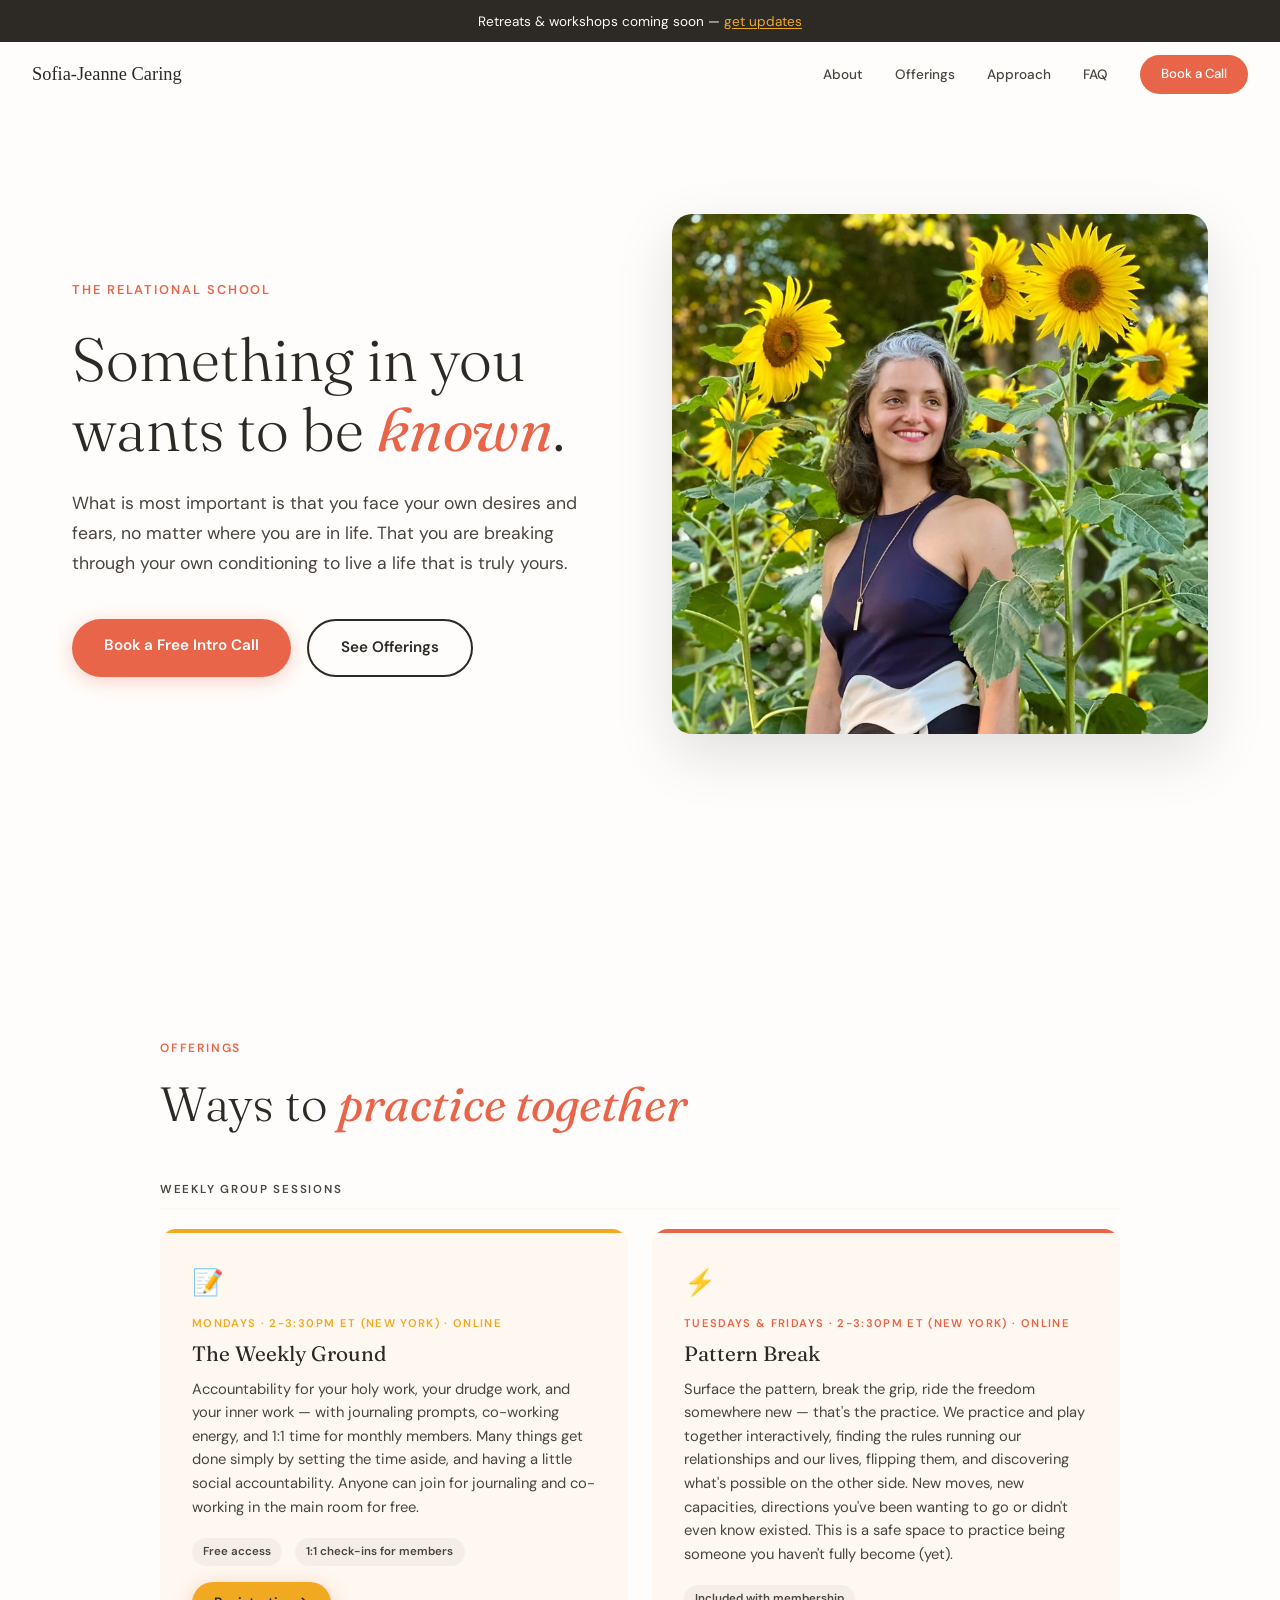
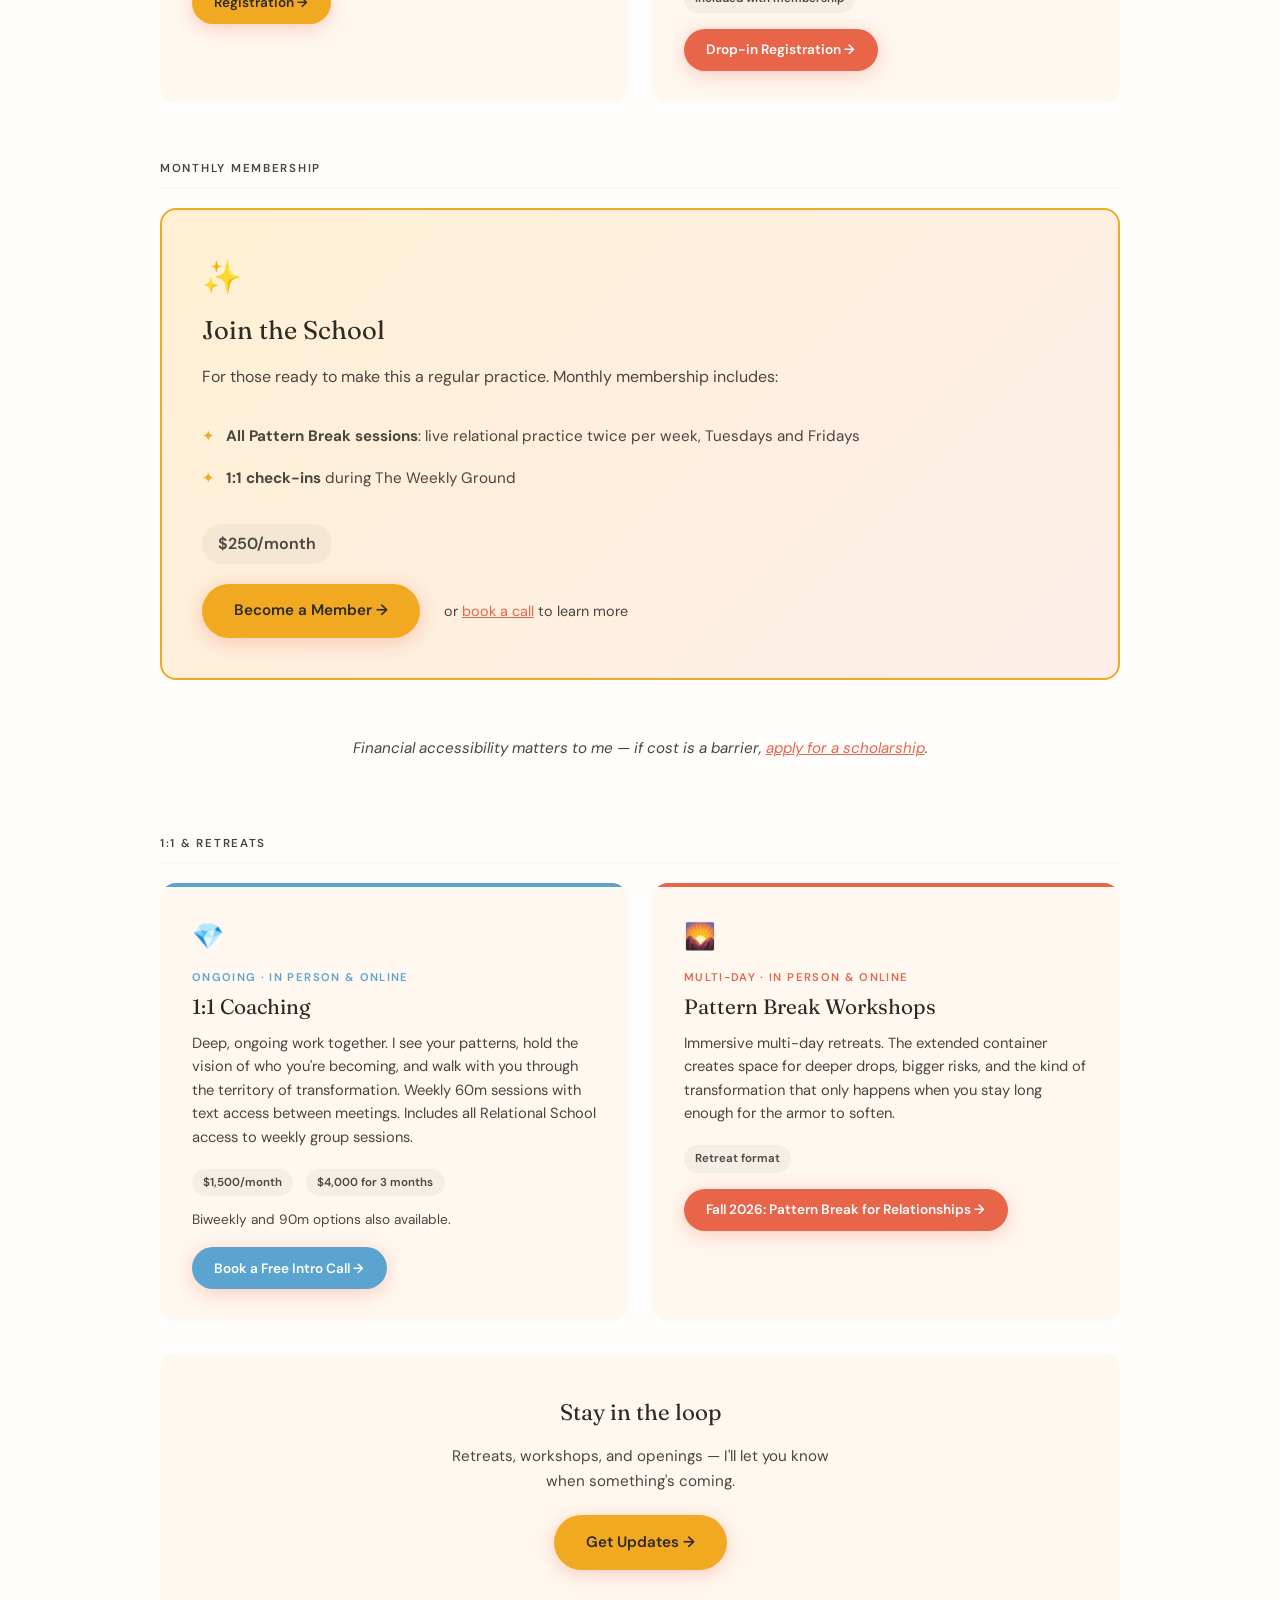
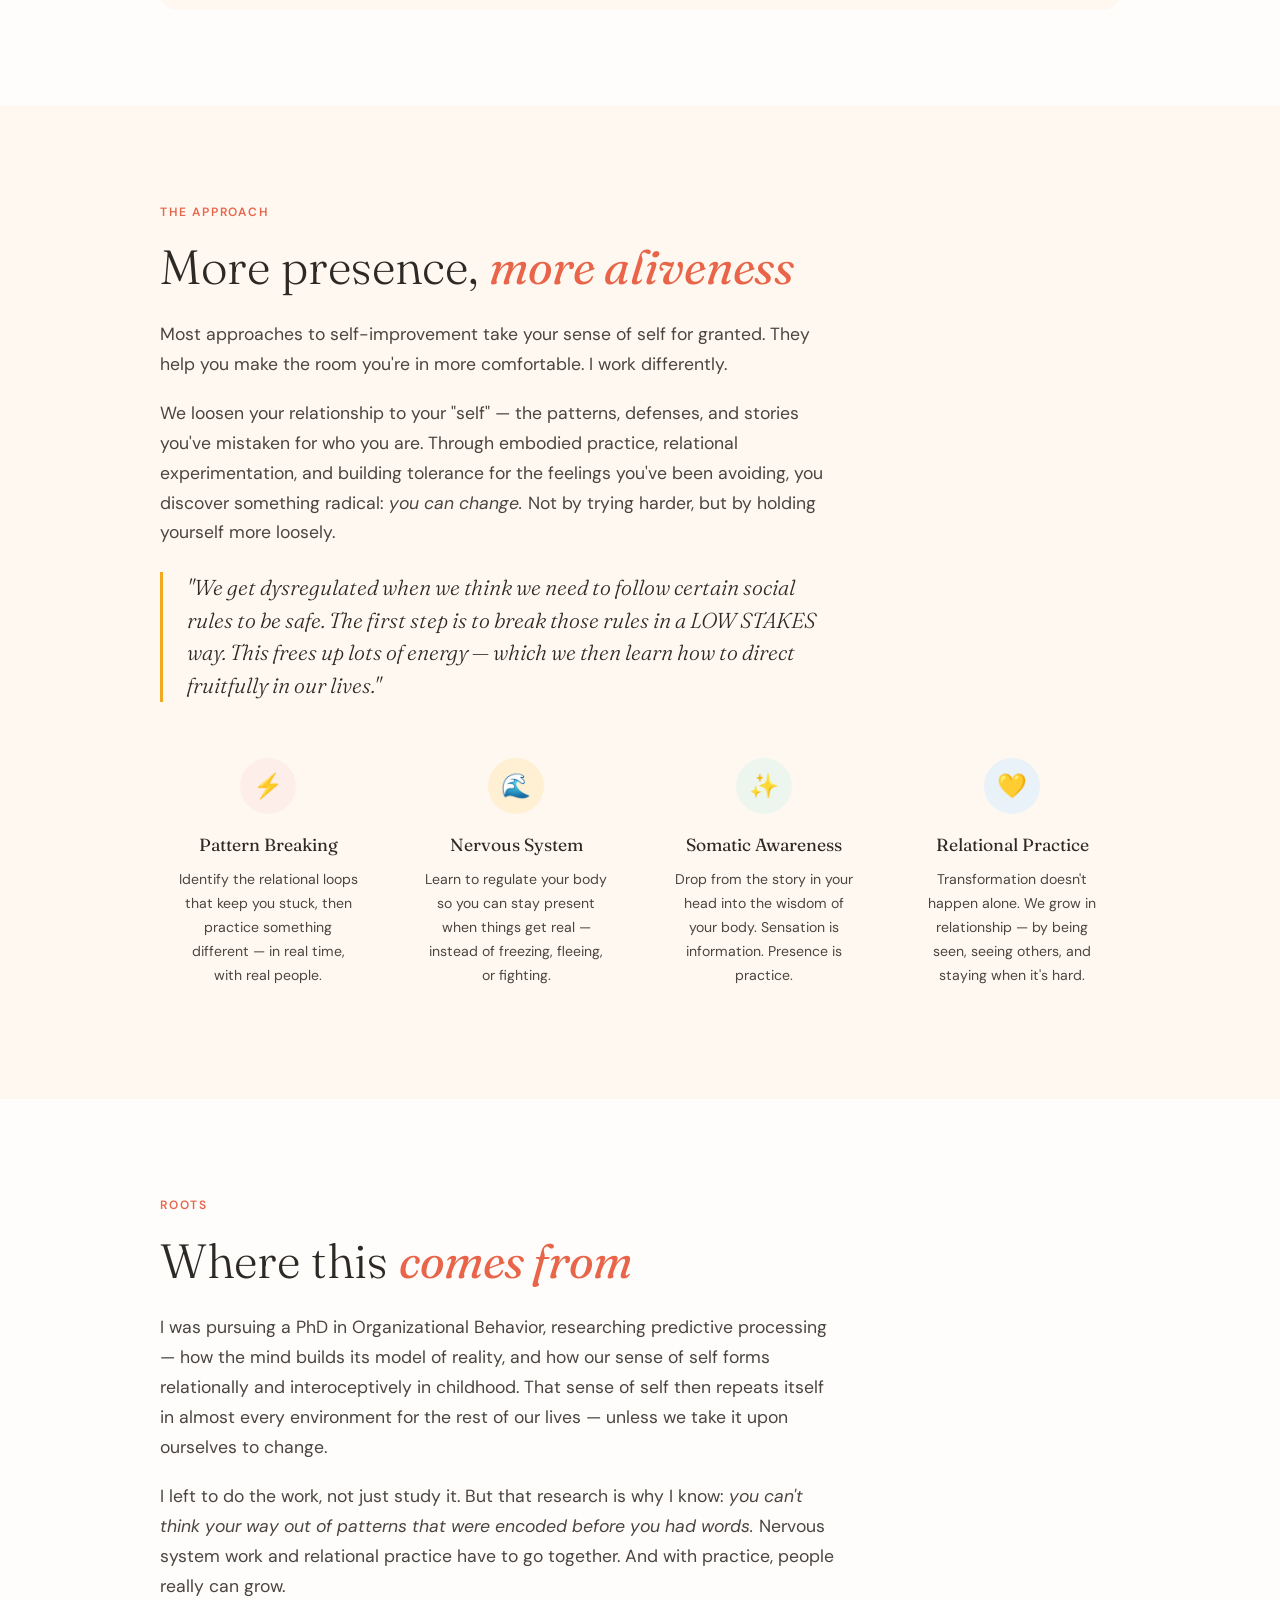
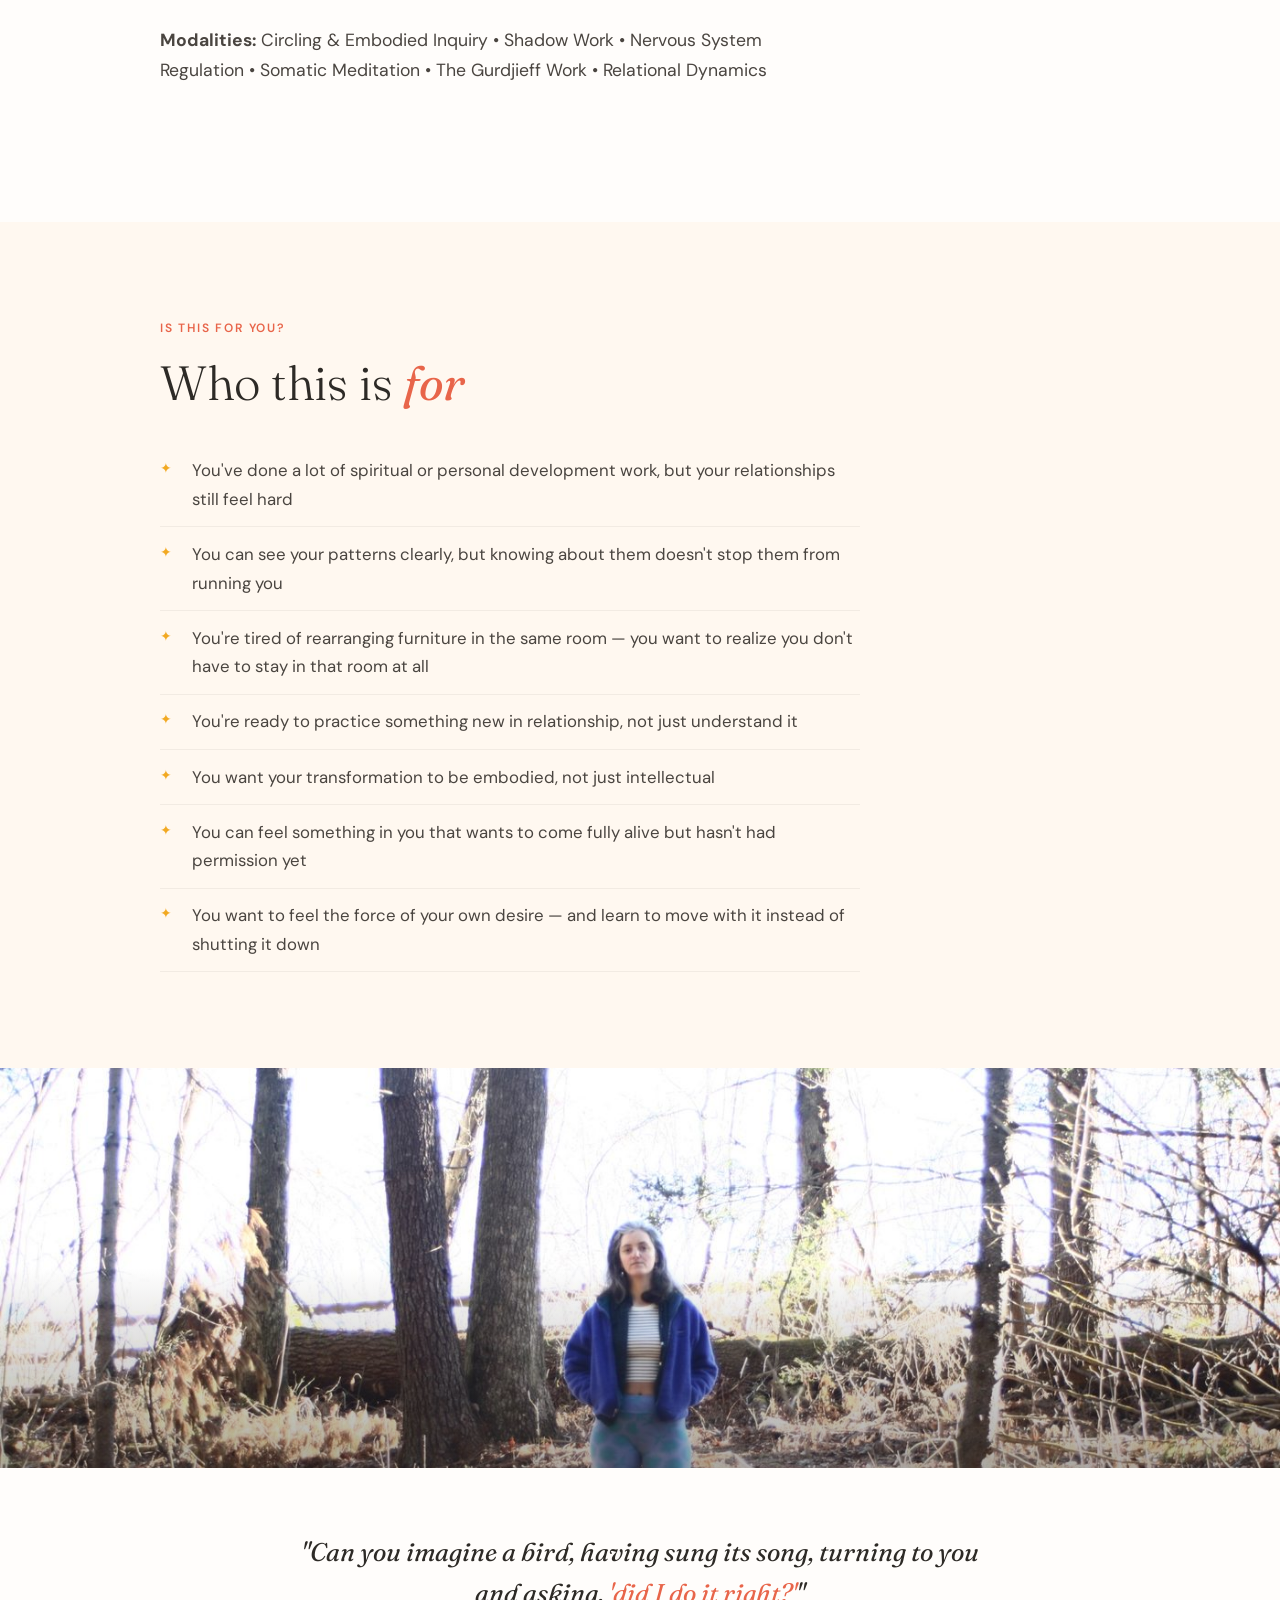
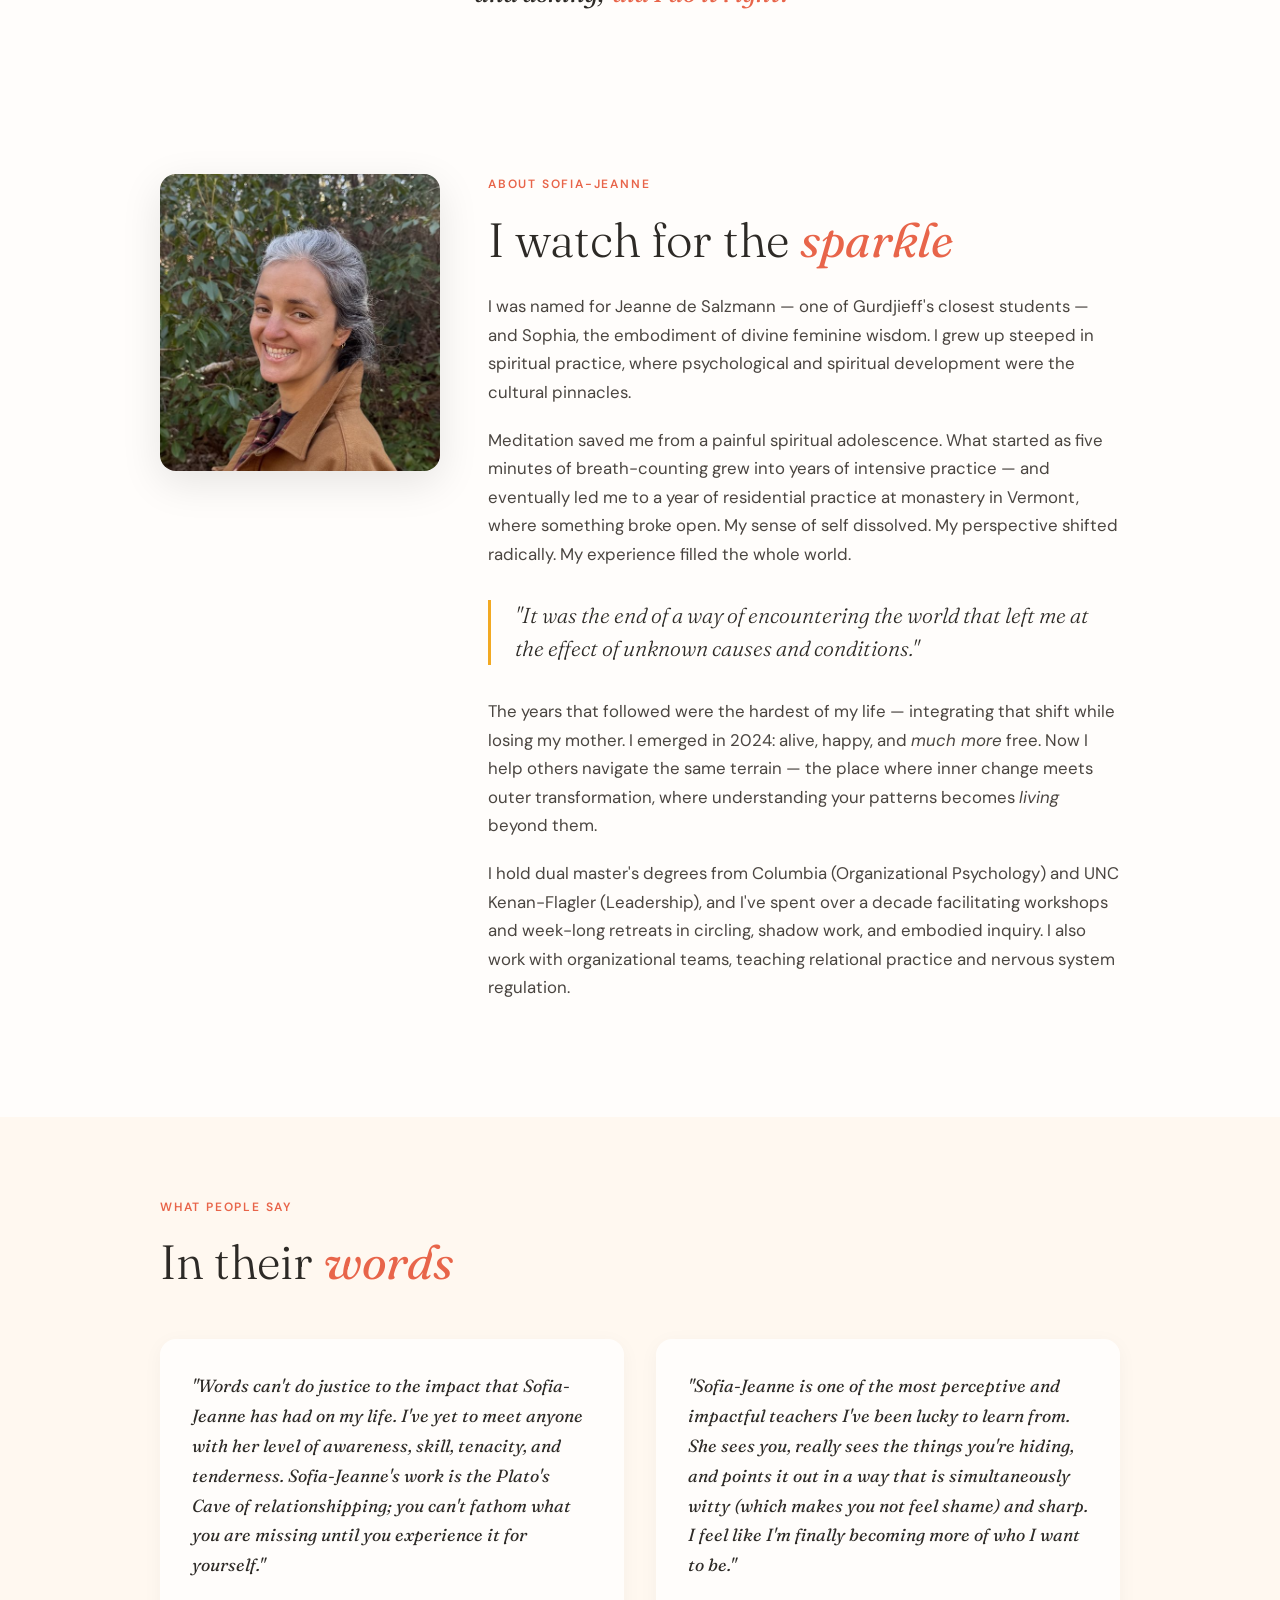
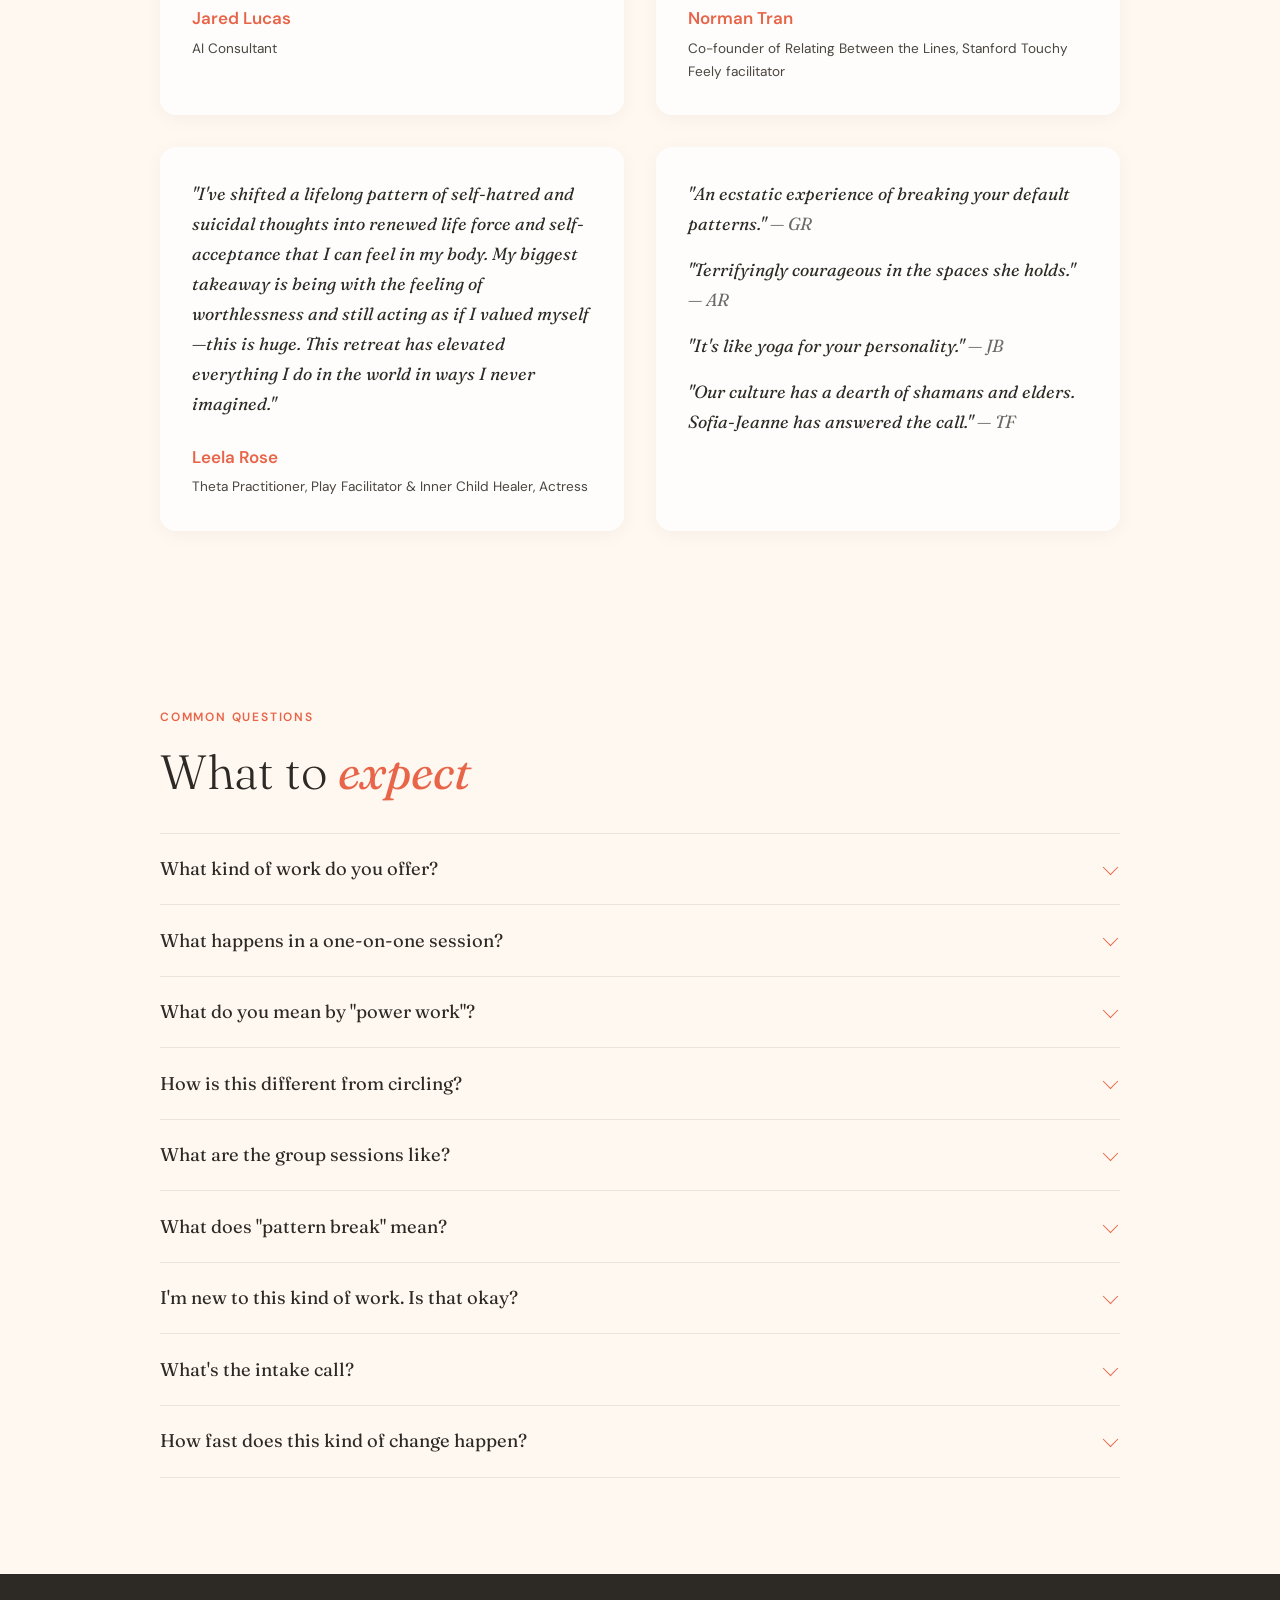
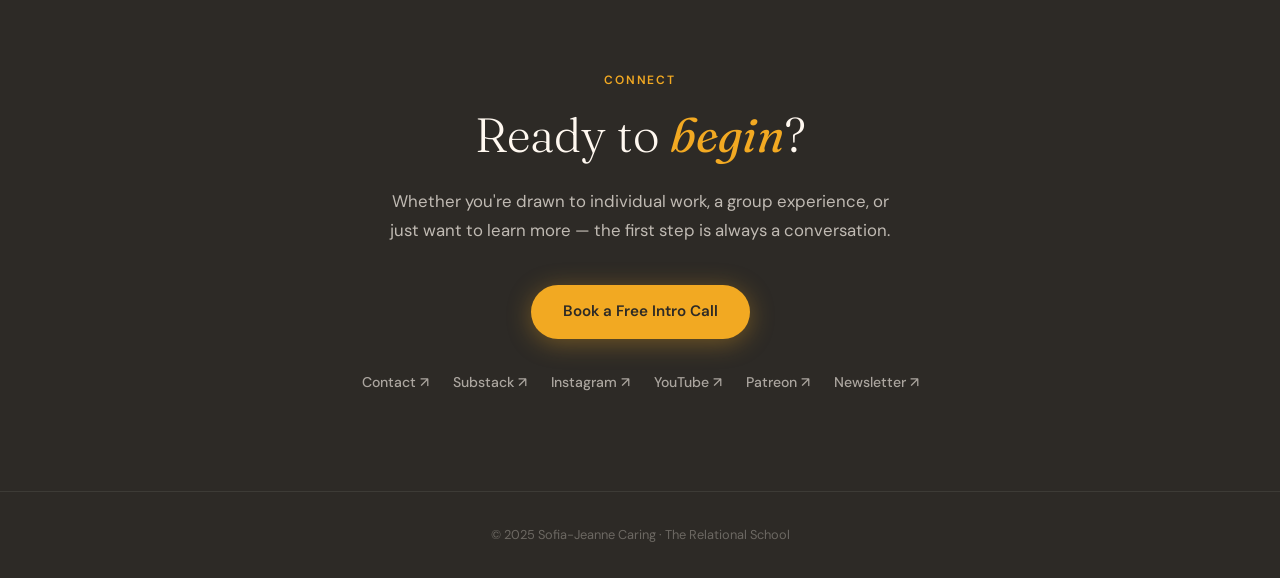
<file: index.html>
<!DOCTYPE html>
<html lang="en">
<head>
    <meta charset="UTF-8">
    <meta name="viewport" content="width=device-width, initial-scale=1.0">
    <title>Sofia-Jeanne Caring — The Relational School</title>
    <meta name="description" content="Coaching, group practice, and retreats for people who've done the inner work but still find themselves stuck in the same relational patterns. Founded by Sofia-Jeanne Caring.">
    <link rel="preconnect" href="https://fonts.googleapis.com">
    <link rel="preconnect" href="https://fonts.gstatic.com" crossorigin>
    <link href="https://fonts.googleapis.com/css2?family=Fraunces:ital,opsz,wght@0,9..144,300;0,9..144,400;0,9..144,600;1,9..144,300;1,9..144,400&family=DM+Sans:ital,wght@0,400;0,500;0,600;1,400&display=swap" rel="stylesheet">
    <style>
        :root {
            --coral: #E8654A;
            --coral-deep: #D5543A;
            --sun: #F2A922;
            --sage: #7BA687;
            --sky: #5BA4CF;
            --plum: #8B5E83;
            --cream: #FFF8F0;
            --warm-white: #FFFDFB;
            --deep: #2D2A26;
            --deep-soft: #4A4540;
            --glow: #FFF0D4;
            --coral-light: #FDEEE9;
            --sage-light: #EDF5EF;
            --sky-light: #E8F2F8;
            --plum-light: #F3EBF1;
        }

        * { margin: 0; padding: 0; box-sizing: border-box; }
        html { scroll-behavior: smooth; }

        body {
            font-family: 'DM Sans', sans-serif;
            color: var(--deep);
            background: var(--warm-white);
            line-height: 1.7;
            font-size: 17px;
            overflow-x: hidden;
        }

        /* ===== NAV ===== */
        nav {
            position: fixed;
            top: 0; left: 0; right: 0;
            z-index: 100;
            padding: 1.2rem 2rem;
            display: flex;
            justify-content: space-between;
            align-items: center;
            transition: all 0.4s ease;
        }

        nav.scrolled {
            background: rgba(255, 253, 251, 0.92);
            backdrop-filter: blur(12px);
            box-shadow: 0 2px 20px rgba(0,0,0,0.06);
            padding: 0.8rem 2rem;
        }

        .nav-logo {
            font-family: Georgia, 'Times New Roman', serif;
            font-weight: 400;
            font-size: 1.15rem;
            color: var(--deep);
            text-decoration: none;
        }

        .nav-links {
            display: flex;
            gap: 2rem;
            align-items: center;
        }

        .nav-links a {
            font-size: 0.85rem;
            font-weight: 500;
            color: var(--deep-soft);
            text-decoration: none;
            transition: color 0.3s;
        }

        .nav-links a:hover { color: var(--coral); }

        .nav-cta {
            background: var(--coral) !important;
            color: white !important;
            padding: 0.5rem 1.3rem !important;
            border-radius: 50px;
            font-size: 0.82rem !important;
        }

        .nav-cta:hover { background: var(--coral-deep) !important; }

        /* ===== HERO ===== */
        .hero {
            min-height: 100vh;
            display: grid;
            grid-template-columns: 1fr 1fr;
            align-items: center;
            padding: 6rem 2rem 4rem;
            max-width: 1200px;
            margin: 0 auto;
            gap: 4rem;
        }

        .hero-text {
            max-width: 540px;
        }

        .hero-label {
            font-weight: 600;
            font-size: 0.8rem;
            letter-spacing: 0.15em;
            text-transform: uppercase;
            color: var(--coral);
            margin-bottom: 1.5rem;
            opacity: 0;
            animation: fadeUp 0.8s ease forwards 0.2s;
        }

        .hero h1 {
            font-family: 'Fraunces', serif;
            font-weight: 300;
            font-size: clamp(2.4rem, 5vw, 3.8rem);
            line-height: 1.15;
            color: var(--deep);
            margin-bottom: 1.5rem;
            opacity: 0;
            animation: fadeUp 0.8s ease forwards 0.4s;
        }

        .hero h1 em {
            font-style: italic;
            color: var(--coral);
            font-weight: 400;
        }

        .hero-sub {
            font-size: 1.1rem;
            color: var(--deep-soft);
            margin-bottom: 2.5rem;
            opacity: 0;
            animation: fadeUp 0.8s ease forwards 0.6s;
        }

        .hero-image {
            opacity: 0;
            animation: fadeUp 0.8s ease forwards 0.5s;
        }

        .hero-image img {
            width: 100%;
            height: 520px;
            object-fit: cover;
            object-position: center top;
            border-radius: 20px;
            box-shadow: 0 20px 60px rgba(0,0,0,0.12);
        }

        @keyframes fadeUp {
            from { opacity: 0; transform: translateY(24px); }
            to { opacity: 1; transform: translateY(0); }
        }

        .cta-group {
            display: flex;
            gap: 1rem;
            flex-wrap: wrap;
            opacity: 0;
            animation: fadeUp 0.8s ease forwards 0.8s;
        }

        .btn {
            display: inline-block;
            padding: 0.9rem 2rem;
            border-radius: 50px;
            font-family: 'DM Sans', sans-serif;
            font-weight: 600;
            font-size: 0.95rem;
            text-decoration: none;
            transition: all 0.3s ease;
            cursor: pointer;
            border: none;
        }

        .btn-primary {
            background: var(--coral);
            color: white;
            box-shadow: 0 4px 20px rgba(232, 101, 74, 0.3);
        }

        .btn-primary:hover {
            background: var(--coral-deep);
            transform: translateY(-2px);
            box-shadow: 0 6px 28px rgba(232, 101, 74, 0.4);
        }

        .btn-secondary {
            background: transparent;
            color: var(--deep);
            border: 2px solid var(--deep);
        }

        .btn-secondary:hover {
            background: var(--deep);
            color: var(--cream);
            transform: translateY(-2px);
        }

        /* ===== SECTIONS ===== */
        section { padding: 6rem 2rem; }
        .container { max-width: 960px; margin: 0 auto; }

        .section-label {
            font-weight: 600;
            font-size: 0.75rem;
            letter-spacing: 0.15em;
            text-transform: uppercase;
            color: var(--coral);
            margin-bottom: 1rem;
        }

        .section-title {
            font-family: 'Fraunces', serif;
            font-weight: 300;
            font-size: clamp(2rem, 4vw, 3rem);
            line-height: 1.2;
            margin-bottom: 1.5rem;
        }

        .section-title em {
            font-style: italic;
            color: var(--coral);
            font-weight: 400;
        }

        /* ===== ABOUT ===== */
        .about { background: var(--warm-white); }

        .about-grid {
            display: grid;
            grid-template-columns: 280px 1fr;
            gap: 3rem;
            align-items: start;
        }

        .about-photo img {
            width: 100%;
            border-radius: 16px;
            box-shadow: 0 12px 40px rgba(0,0,0,0.1);
        }

        .about-text {
            font-size: 1.05rem;
            color: var(--deep-soft);
        }

        .about-text p { margin-bottom: 1.2rem; }

        .about-highlight {
            font-family: 'Fraunces', serif;
            font-size: 1.35rem;
            font-weight: 300;
            font-style: italic;
            color: var(--deep);
            border-left: 3px solid var(--sun);
            padding-left: 1.5rem;
            margin: 2rem 0;
            line-height: 1.5;
        }

        /* ===== WHO THIS IS FOR ===== */
        .who {
            background: var(--cream);
        }

        .who-list {
            list-style: none;
            max-width: 700px;
            margin-top: 2rem;
        }

        .who-list li {
            padding: 0.8rem 0 0.8rem 2rem;
            position: relative;
            font-size: 1.05rem;
            color: var(--deep-soft);
            border-bottom: 1px solid rgba(0,0,0,0.05);
        }

        .who-list li::before {
            content: '✦';
            position: absolute;
            left: 0;
            color: var(--sun);
            font-size: 0.9rem;
        }

        /* ===== OFFERINGS ===== */
        .offerings { background: var(--warm-white); }

        .offerings-section-title {
            font-family: 'DM Sans', sans-serif;
            font-weight: 600;
            font-size: 0.72rem;
            letter-spacing: 0.15em;
            text-transform: uppercase;
            color: var(--deep-soft);
            margin-top: 3rem;
            margin-bottom: 1.2rem;
            padding-bottom: 0.5rem;
            border-bottom: 2px solid var(--cream);
        }

        .offerings-section-title:first-of-type {
            margin-top: 2rem;
        }

        .offerings-grid {
            display: grid;
            grid-template-columns: repeat(auto-fit, minmax(280px, 1fr));
            gap: 1.5rem;
            margin-bottom: 1rem;
        }

        .offering-card {
            background: var(--cream);
            border-radius: 16px;
            padding: 2rem;
            transition: all 0.3s ease;
            position: relative;
            overflow: hidden;
        }

        .offering-card::before {
            content: '';
            position: absolute;
            top: 0; left: 0; right: 0;
            height: 4px;
        }

        .offering-card:hover {
            transform: translateY(-4px);
            box-shadow: 0 12px 40px rgba(0,0,0,0.08);
        }

        .card-coral::before { background: var(--coral); }
        .card-sun::before { background: var(--sun); }
        .card-sage::before { background: var(--sage); }
        .card-sky::before { background: var(--sky); }
        .card-plum::before { background: var(--plum); }

        .offering-icon {
            font-size: 1.6rem;
            margin-bottom: 0.6rem;
        }

        .offering-type {
            font-size: 0.7rem;
            font-weight: 600;
            letter-spacing: 0.12em;
            text-transform: uppercase;
            margin-bottom: 0.4rem;
        }

        .type-coral { color: var(--coral); }
        .type-sun { color: var(--sun); }
        .type-sage { color: var(--sage); }
        .type-sky { color: var(--sky); }
        .type-plum { color: var(--plum); }

        .offering-name {
            font-family: 'Fraunces', serif;
            font-weight: 400;
            font-size: 1.3rem;
            margin-bottom: 0.7rem;
            line-height: 1.3;
        }

        .offering-desc {
            color: var(--deep-soft);
            font-size: 0.92rem;
            margin-bottom: 1.2rem;
            line-height: 1.6;
        }

        .offering-meta {
            display: flex;
            gap: 0.8rem;
            flex-wrap: wrap;
        }

        .meta-tag {
            font-size: 0.72rem;
            font-weight: 600;
            padding: 0.25rem 0.7rem;
            border-radius: 50px;
            background: rgba(0,0,0,0.04);
            color: var(--deep-soft);
        }

        /* ===== FULL-WIDTH IMAGE BREAK ===== */
        .image-break {
            width: 100%;
            height: 400px;
            overflow: hidden;
            position: relative;
        }

        .image-break img {
            width: 100%;
            height: 100%;
            object-fit: cover;
            object-position: center 40%;
        }

        .image-break-overlay {
            position: absolute;
            inset: 0;
            background: linear-gradient(to bottom, rgba(45,42,38,0) 50%, rgba(45,42,38,0.4) 100%);
        }

        /* ===== APPROACH ===== */
        .approach { background: var(--cream); }

        .approach-text {
            font-size: 1.1rem;
            color: var(--deep-soft);
            max-width: 680px;
            margin-bottom: 2.5rem;
        }

        .approach-text p { margin-bottom: 1.2rem; }

        .approach-items {
            display: grid;
            grid-template-columns: repeat(auto-fit, minmax(200px, 1fr));
            gap: 2rem;
        }

        .approach-item { text-align: center; padding: 1rem; }

        .approach-icon {
            width: 56px;
            height: 56px;
            border-radius: 50%;
            display: flex;
            align-items: center;
            justify-content: center;
            margin: 0 auto 1rem;
            font-size: 1.5rem;
        }

        .approach-item:nth-child(1) .approach-icon { background: var(--coral-light); }
        .approach-item:nth-child(2) .approach-icon { background: var(--glow); }
        .approach-item:nth-child(3) .approach-icon { background: var(--sage-light); }
        .approach-item:nth-child(4) .approach-icon { background: var(--sky-light); }

        .approach-item h3 {
            font-family: 'Fraunces', serif;
            font-weight: 400;
            font-size: 1.1rem;
            margin-bottom: 0.5rem;
        }

        .approach-item p {
            font-size: 0.88rem;
            color: var(--deep-soft);
        }

        /* ===== ROOTS ===== */
        .roots { background: var(--warm-white); }

        .roots-list {
            list-style: none;
            display: flex;
            flex-wrap: wrap;
            gap: 0.6rem;
            margin-top: 1.5rem;
        }

        .roots-list li {
            padding: 0.5rem 1.2rem;
            border-radius: 50px;
            font-size: 0.88rem;
            font-weight: 500;
        }

        .roots-list li:nth-child(odd) { background: var(--glow); color: var(--deep); }
        .roots-list li:nth-child(even) { background: var(--coral-light); color: var(--deep); }

        /* ===== CONNECT ===== */
        .connect {
            background: var(--deep);
            color: var(--cream);
            text-align: center;
        }

        .connect .section-title { color: var(--cream); }
        .connect .section-title em { color: var(--sun); }

        .connect-text {
            color: rgba(255,248,240,0.7);
            max-width: 520px;
            margin: 0 auto 2.5rem;
            font-size: 1.05rem;
        }

        .btn-glow {
            background: var(--sun);
            color: var(--deep);
            box-shadow: 0 4px 24px rgba(242, 169, 34, 0.35);
        }

        .btn-glow:hover {
            background: #E09B1A;
            transform: translateY(-2px);
            box-shadow: 0 6px 32px rgba(242, 169, 34, 0.45);
        }

        .connect-links {
            display: flex;
            gap: 1.5rem;
            justify-content: center;
            flex-wrap: wrap;
            margin-top: 2rem;
        }

        .connect-link {
            color: var(--cream);
            text-decoration: none;
            font-size: 0.88rem;
            font-weight: 500;
            opacity: 0.6;
            transition: opacity 0.3s;
        }

        .connect-link:hover { opacity: 1; }

        /* ===== FOOTER ===== */
        footer {
            background: var(--deep);
            border-top: 1px solid rgba(255,248,240,0.08);
            padding: 2rem;
            text-align: center;
            color: rgba(255,248,240,0.3);
            font-size: 0.8rem;
        }

        /* ===== FAQ ===== */
        .faq {
            background: var(--cream);
        }
        
        .faq-list {
            margin-top: 2rem;
        }
        
        .faq-item {
            border-top: 1px solid rgba(0,0,0,0.08);
            overflow: hidden;
        }
        
        .faq-item:last-child {
            border-bottom: 1px solid rgba(0,0,0,0.08);
        }
        
        .faq-question {
            width: 100%;
            background: none;
            border: none;
            text-align: left;
            padding: 1.4rem 2.5rem 1.4rem 0;
            font-family: 'Fraunces', serif;
            font-size: 1.15rem;
            font-weight: 400;
            color: var(--deep);
            cursor: pointer;
            position: relative;
            transition: color 0.3s ease;
            line-height: 1.4;
        }
        
        .faq-question:hover {
            color: var(--coral);
        }
        
        .faq-question::after {
            content: '';
            position: absolute;
            right: 4px;
            top: 50%;
            width: 10px;
            height: 10px;
            border-right: 1.5px solid var(--coral);
            border-bottom: 1.5px solid var(--coral);
            transform: translateY(-65%) rotate(45deg);
            transition: transform 0.35s ease;
        }
        
        .faq-item.open .faq-question::after {
            transform: translateY(-35%) rotate(-135deg);
        }
        
        .faq-item.open .faq-question {
            color: var(--coral);
        }
        
        .faq-answer {
            max-height: 0;
            overflow: hidden;
            transition: max-height 0.45s ease, padding 0.35s ease;
        }
        
        .faq-item.open .faq-answer {
            max-height: 600px;
            padding-bottom: 1.5rem;
        }
        
        .faq-answer-inner {
            font-size: 0.95rem;
            color: var(--deep-soft);
            line-height: 1.8;
            padding-right: 1rem;
        }
        
        .faq-answer-inner p {
            margin-bottom: 0.8rem;
        }
        
        .faq-answer-inner p:last-child {
            margin-bottom: 0;
        }
        
        .faq-answer-inner em {
            font-style: italic;
            color: var(--coral);
        }

        /* ===== REVEAL ===== */
        .reveal {
            opacity: 0;
            transform: translateY(30px);
            transition: opacity 0.7s ease, transform 0.7s ease;
        }

        .reveal.visible {
            opacity: 1;
            transform: translateY(0);
        }

        /* ===== RESPONSIVE ===== */
        @media (max-width: 768px) {
            .hero {
                grid-template-columns: 1fr;
                min-height: auto;
                padding: 7rem 1.5rem 3rem;
                gap: 2.5rem;
            }

            .hero-image { order: -1; }

            .hero-image img {
                height: 350px;
            }

            .about-grid {
                grid-template-columns: 1fr;
            }

            .about-photo {
                max-width: 280px;
            }

            section { padding: 4rem 1.5rem; }

            .nav-links a:not(.nav-cta) { display: none; }

            .cta-group {
                flex-direction: column;
                align-items: flex-start;
            }

            .offerings-grid {
                grid-template-columns: 1fr;
            }

            .approach-items {
                grid-template-columns: 1fr 1fr;
            }

            .image-break { height: 250px; }
        }

        /* ===== TESTIMONIALS ===== */
        .testimonials {
            background: var(--cream);
            padding: 5rem 2rem;
        }

        .testimonials-grid {
            display: grid;
            grid-template-columns: repeat(auto-fit, minmax(320px, 1fr));
            gap: 2rem;
            margin-top: 3rem;
        }

        .testimonial-card {
            background: var(--warm-white);
            padding: 2rem;
            border-radius: 16px;
            box-shadow: 0 4px 20px rgba(0,0,0,0.04);
        }

        .testimonial-quote {
            font-family: 'Fraunces', serif;
            font-size: 1.1rem;
            font-style: italic;
            line-height: 1.7;
            color: var(--deep);
            margin-bottom: 1.5rem;
        }

        .testimonial-author {
            font-weight: 600;
            color: var(--coral);
            margin-bottom: 0.25rem;
        }

        .testimonial-role {
            font-size: 0.85rem;
            color: var(--deep-soft);
        }

        @media (max-width: 768px) {
            .testimonials-grid {
                grid-template-columns: 1fr;
            }
        }

        /* ===== PULL QUOTE ===== */
        .pull-quote-section {
            background: var(--warm-white);
            padding: 4rem 2rem;
            text-align: center;
        }

        .pull-quote {
            font-family: 'Fraunces', serif;
            font-size: 1.6rem;
            font-style: italic;
            color: var(--deep);
            max-width: 700px;
            margin: 0 auto;
            line-height: 1.6;
        }

        .pull-quote em {
            color: var(--coral);
        }

        @media (max-width: 768px) {
            .pull-quote {
                font-size: 1.3rem;
            }
        }
        /* ===== ANNOUNCEMENT BAR ===== */
        .announcement-bar {
            background: var(--deep);
            color: var(--cream);
            text-align: center;
            padding: 0.6rem 1rem;
            font-size: 0.85rem;
            position: relative;
            z-index: 101;
        }

        .announcement-bar a {
            color: var(--sun);
            text-decoration: underline;
            text-underline-offset: 2px;
            transition: color 0.3s;
        }

        .announcement-bar a:hover { color: var(--coral); }

        body.has-announcement nav { top: 36px; }
        body.has-announcement nav.scrolled { top: 0; }
        body.has-announcement .hero { padding-top: 36px; }

        /* ===== NEWSLETTER CTA ===== */
        .newsletter-cta {
            background: var(--cream);
            border-radius: 16px;
            padding: 2.5rem;
            text-align: center;
            margin-top: 2rem;
        }

        .newsletter-cta h3 {
            font-family: 'Fraunces', serif;
            font-weight: 400;
            font-size: 1.4rem;
            color: var(--deep);
            margin-bottom: 0.75rem;
        }

        .newsletter-cta p {
            font-size: 0.95rem;
            color: var(--deep-soft);
            margin-bottom: 1.25rem;
            max-width: 400px;
            margin-left: auto;
            margin-right: auto;
        }

        .newsletter-cta .btn {
            background: var(--sun);
            color: var(--deep);
        }

        .newsletter-cta .btn:hover {
            background: var(--coral);
            color: white;
        }
    </style>
</head>
<body class="has-announcement">

<!-- ANNOUNCEMENT BAR -->
<div class="announcement-bar">
    Retreats &amp; workshops coming soon — <a href="https://tally.so/r/b5OQR6" target="_blank">get updates</a>
</div>

    <!-- NAV -->
    <nav>
        <a href="#" class="nav-logo">Sofia-Jeanne Caring</a>
        <div class="nav-links">
            <a href="#about">About</a>
            <a href="#offerings">Offerings</a>
            <a href="#approach">Approach</a>
            <a href="#faq">FAQ</a>
            <a href="https://calendly.com/sofiajeannec/mapping" class="nav-cta" target="_blank">Book a Call</a>
        </div>
    </nav>

    <!-- HERO -->
    <section class="hero">
        <div class="hero-text">
            <div class="hero-label">The Relational School</div>
            <h1>Something in you wants to be <em>known</em>.</h1>
            <p class="hero-sub" style="margin-top: 0.5rem;">What is most important is that you face your own desires and fears, no matter where you are in life. That you are breaking through your own conditioning to live a life that is truly yours.</p>
            <div class="cta-group">
                <a href="https://calendly.com/sofiajeannec/mapping" class="btn btn-primary" target="_blank">Book a Free Intro Call</a>
                <a href="#offerings" class="btn btn-secondary">See Offerings</a>
            </div>
        </div>
        <div class="hero-image">
            <img src="images/sunflowers.jpg" alt="Sofia-Jeanne among sunflowers">
        </div>
    </section>

    <!-- OFFERINGS -->
    <section class="offerings" id="offerings">
        <div class="container">
            <div class="reveal">
                <div class="section-label">Offerings</div>
                <h2 class="section-title">Ways to <em>practice together</em></h2>
            </div>

            <!-- WEEKLY GROUPS -->
            <div class="offerings-section-title reveal">Weekly Group Sessions</div>
            <div class="offerings-grid reveal">
                <div class="offering-card card-sun">
                    <div class="offering-icon">📝</div>
                    <div class="offering-type type-sun">Mondays · 2-3:30pm ET (New York) · Online</div>
                    <div class="offering-name">The Weekly Ground</div>
                    <p class="offering-desc">Accountability for your holy work, your drudge work, and your inner work — with journaling prompts, co-working energy, and 1:1 time for monthly members. Many things get done simply by setting the time aside, and having a little social accountability. Anyone can join for journaling and co-working in the main room for free.</p>
                    <div class="offering-meta">
                        <span class="meta-tag">Free access</span>
                        <span class="meta-tag">1:1 check-ins for members</span>
                    </div>
                    <a href="https://us06web.zoom.us/meeting/register/_8qBbXulTPGqBJ5hUR4p6A" target="_blank" class="btn btn-primary" style="margin-top: 1rem; font-size: 0.85rem; padding: 0.6rem 1.4rem; background: var(--sun); color: var(--deep);">Registration →</a>
                </div>

                <div class="offering-card card-coral">
                    <div class="offering-icon">⚡</div>
                    <div class="offering-type type-coral">Tuesdays &amp; Fridays · 2-3:30pm ET (New York) · Online</div>
                    <div class="offering-name">Pattern Break</div>
                    <p class="offering-desc">Surface the pattern, break the grip, ride the freedom somewhere new — that's the practice. We practice and play together interactively, finding the rules running our relationships and our lives, flipping them, and discovering what's possible on the other side. New moves, new capacities, directions you've been wanting to go or didn't even know existed. This is a safe space to practice being someone you haven't fully become (yet).</p>
                    <div class="offering-meta">
                        <span class="meta-tag">Included with membership</span>
                    </div>
                    <a href="https://buy.stripe.com/8x23cudrA4htaSa5zHejK03" target="_blank" class="btn btn-primary" style="margin-top: 1rem; font-size: 0.85rem; padding: 0.6rem 1.4rem;">Drop-in Registration →</a>
                </div>
            </div>

            <!-- MONTHLY MEMBERSHIP -->
            <div class="offerings-section-title reveal" style="margin-top: 3.5rem;">Monthly Membership</div>
            <div class="reveal" style="margin-bottom: 2rem;">
                <div class="offering-card" style="background: linear-gradient(135deg, var(--glow), var(--coral-light)); border: 2px solid var(--sun); padding: 2.5rem;">
                    <div class="offering-icon" style="font-size: 2rem;">✨</div>
                    <div class="offering-name" style="font-size: 1.6rem; margin-bottom: 1rem;">Join the School</div>
                    <p class="offering-desc" style="font-size: 1rem; line-height: 1.8; margin-bottom: 1.5rem;">
                        For those ready to make this a regular practice. Monthly membership includes:
                    </p>
                    <ul style="list-style: none; margin-bottom: 1.5rem;">
                        <li style="padding: 0.5rem 0 0.5rem 1.5rem; position: relative; font-size: 0.95rem; color: var(--deep-soft);">
                            <span style="position: absolute; left: 0; color: var(--sun);">✦</span>
                            <strong>All Pattern Break sessions</strong>: live relational practice twice per week, Tuesdays and Fridays
                        </li>
                        <li style="padding: 0.5rem 0 0.5rem 1.5rem; position: relative; font-size: 0.95rem; color: var(--deep-soft);">
                            <span style="position: absolute; left: 0; color: var(--sun);">✦</span>
                            <strong>1:1 check-ins</strong> during The Weekly Ground
                        </li>
                    </ul>
                    <div class="offering-meta" style="margin-bottom: 1.25rem;">
                        <span class="meta-tag" style="font-size: 1rem; padding: 0.4rem 1rem;">$250/month</span>
                    </div>
                    <div style="display: flex; align-items: center; gap: 1.5rem; flex-wrap: wrap;">
                        <a href="/membership/" class="btn btn-primary" style="background: var(--sun); color: var(--deep);">Become a Member →</a>
                        <span style="font-size: 0.9rem; color: var(--deep-soft);">or <a href="https://calendly.com/sofiajeannec/mapping" target="_blank" style="color: var(--coral); text-decoration: underline;">book a call</a> to learn more</span>
                    </div>
                </div>
            </div>
            
            <!-- FINANCIAL ACCESSIBILITY -->
            <div class="reveal" style="text-align: center; padding: 1.5rem; margin-bottom: 1rem;">
                <p style="font-size: 0.95rem; color: var(--deep-soft); font-style: italic;">
                    Financial accessibility matters to me — if cost is a barrier, <a href="https://tally.so/r/Me5pYM" target="_blank" style="color: var(--coral);">apply for a scholarship</a>.
                </p>
            </div>

            <!-- 1:1 + RETREATS -->
            <div class="offerings-section-title reveal">1:1 &amp; Retreats</div>
            <div class="offerings-grid reveal">
                <div class="offering-card card-sky">
                    <div class="offering-icon">💎</div>
                    <div class="offering-type type-sky">Ongoing · In Person & Online</div>
                    <div class="offering-name">1:1 Coaching</div>
                    <p class="offering-desc">Deep, ongoing work together. I see your patterns, hold the vision of who you're becoming, and walk with you through the territory of transformation. Weekly 60m sessions with text access between meetings. Includes all Relational School access to weekly group sessions.</p>
                    <div class="offering-meta">
                        <span class="meta-tag">$1,500/month</span>
                        <span class="meta-tag">$4,000 for 3 months</span>
                    </div>
                    <p style="font-size: 0.85rem; color: var(--deep-soft); margin-top: 0.75rem;">Biweekly and 90m options also available.</p>
                    <a href="https://calendly.com/sofiajeannec/mapping" target="_blank" class="btn btn-primary" style="margin-top: 1rem; font-size: 0.85rem; padding: 0.6rem 1.4rem; background: var(--sky);">Book a Free Intro Call →</a>
                </div>

                <a href="https://patternbreak.netlify.app/" target="_blank" rel="noopener" class="offering-card card-coral" style="display: block; text-decoration: none; color: inherit;">
                    <div class="offering-icon">🌄</div>
                    <div class="offering-type type-coral">Multi-Day · In Person & Online</div>
                    <div class="offering-name">Pattern Break Workshops</div>
                    <p class="offering-desc">Immersive multi-day retreats. The extended container creates space for deeper drops, bigger risks, and the kind of transformation that only happens when you stay long enough for the armor to soften.</p>
                    <div class="offering-meta">
                        <span class="meta-tag">Retreat format</span>
                    </div>
                    <span class="btn btn-primary" style="margin-top: 1rem; font-size: 0.85rem; padding: 0.6rem 1.4rem; background: var(--coral); display: inline-block;">Fall 2026: Pattern Break for Relationships →</span>
                </a>
            </div>

            <!-- NEWSLETTER CTA -->
            <div class="newsletter-cta reveal">
                <h3>Stay in the loop</h3>
                <p>Retreats, workshops, and openings — I'll let you know when something's coming.</p>
                <a href="https://tally.so/r/b5OQR6" target="_blank" class="btn btn-primary">Get Updates →</a>
            </div>
        </div>
    </section>

    <!-- APPROACH -->
    <section class="approach" id="approach">
        <div class="container">
            <div class="reveal">
                <div class="section-label">The Approach</div>
                <h2 class="section-title">More presence, <em>more aliveness</em></h2>
                <div class="approach-text">
                    <p>Most approaches to self-improvement take your sense of self for granted. They help you make the room you're in more comfortable. I work differently.</p>
                    <p>We loosen your relationship to your "self" — the patterns, defenses, and stories you've mistaken for who you are. Through embodied practice, relational experimentation, and building tolerance for the feelings you've been avoiding, you discover something radical: <em>you can change.</em> Not by trying harder, but by holding yourself more loosely.</p>
                    <div class="about-highlight" style="margin-top: 1.5rem;">
                        "We get dysregulated when we think we need to follow certain social rules to be safe. The first step is to break those rules in a LOW STAKES way. This frees up lots of energy — which we then learn how to direct fruitfully in our lives."
                    </div>
                </div>
            </div>
            <div class="approach-items reveal">
                <div class="approach-item">
                    <div class="approach-icon">⚡</div>
                    <h3>Pattern Breaking</h3>
                    <p>Identify the relational loops that keep you stuck, then practice something different — in real time, with real people.</p>
                </div>
                <div class="approach-item">
                    <div class="approach-icon">🌊</div>
                    <h3>Nervous System</h3>
                    <p>Learn to regulate your body so you can stay present when things get real — instead of freezing, fleeing, or fighting.</p>
                </div>
                <div class="approach-item">
                    <div class="approach-icon">✨</div>
                    <h3>Somatic Awareness</h3>
                    <p>Drop from the story in your head into the wisdom of your body. Sensation is information. Presence is practice.</p>
                </div>
                <div class="approach-item">
                    <div class="approach-icon">💛</div>
                    <h3>Relational Practice</h3>
                    <p>Transformation doesn't happen alone. We grow in relationship — by being seen, seeing others, and staying when it's hard.</p>
                </div>
            </div>
        </div>
    </section>

    <!-- ROOTS -->
    <section class="roots">
        <div class="container reveal">
            <div class="section-label">Roots</div>
            <h2 class="section-title">Where this <em>comes from</em></h2>
            <div class="approach-text">
                <p>I was pursuing a PhD in Organizational Behavior, researching predictive processing — how the mind builds its model of reality, and how our sense of self forms relationally and interoceptively in childhood. That sense of self then repeats itself in almost every environment for the rest of our lives — unless we take it upon ourselves to change.</p>
                <p>I left to do the work, not just study it. But that research is why I know: <em>you can't think your way out of patterns that were encoded before you had words.</em> Nervous system work and relational practice have to go together. And with practice, people really can grow.</p>
                <p style="margin-top: 1.5rem;"><strong>Modalities:</strong> Circling & Embodied Inquiry • Shadow Work • Nervous System Regulation • Somatic Meditation • The Gurdjieff Work • Relational Dynamics</p>
            </div>
        </div>
    </section>

    <!-- WHO THIS IS FOR -->
    <section class="who">
        <div class="container reveal">
            <div class="section-label">Is This For You?</div>
            <h2 class="section-title">Who this is <em>for</em></h2>
            <ul class="who-list">
                <li>You've done a lot of spiritual or personal development work, but your relationships still feel hard</li>
                <li>You can see your patterns clearly, but knowing about them doesn't stop them from running you</li>
                <li>You're tired of rearranging furniture in the same room — you want to realize you don't have to stay in that room at all</li>
                <li>You're ready to practice something new in relationship, not just understand it</li>
                <li>You want your transformation to be embodied, not just intellectual</li>
                <li>You can feel something in you that wants to come fully alive but hasn't had permission yet</li>
                <li>You want to feel the force of your own desire — and learn to move with it instead of shutting it down</li>
            </ul>
        </div>
    </section>

    <!-- IMAGE BREAK -->
    <div class="image-break">
        <img src="images/forest.jpg" alt="Standing in the forest">
        <div class="image-break-overlay"></div>
    </div>

    <!-- PULL QUOTE -->
    <section class="pull-quote-section">
        <div class="container">
            <blockquote class="pull-quote reveal">
                "Can you imagine a bird, having sung its song, turning to you and asking, <em>'did I do it right?'</em>"
            </blockquote>
        </div>
    </section>

    <!-- ABOUT -->
    <section class="about" id="about">
        <div class="container">
            <div class="about-grid reveal">
                <div class="about-photo">
                    <img src="images/portrait.jpg" alt="Sofia-Jeanne Caring">
                </div>
                <div>
                    <div class="section-label">About Sofia-Jeanne</div>
                    <h2 class="section-title">I watch for the <em>sparkle</em></h2>
                    <div class="about-text">
                        <p>I was named for Jeanne de Salzmann — one of Gurdjieff's closest students — and Sophia, the embodiment of divine feminine wisdom. I grew up steeped in spiritual practice, where psychological and spiritual development were the cultural pinnacles.</p>

                        <p>Meditation saved me from a painful spiritual adolescence. What started as five minutes of breath-counting grew into years of intensive practice — and eventually led me to a year of residential practice at monastery in Vermont, where something broke open. My sense of self dissolved. My perspective shifted radically. My experience filled the whole world.</p>

                        <div class="about-highlight">
                            "It was the end of a way of encountering the world that left me at the effect of unknown causes and conditions."
                        </div>

                        <p>The years that followed were the hardest of my life — integrating that shift while losing my mother. I emerged in 2024: alive, happy, and <em>much more</em> free. Now I help others navigate the same terrain — the place where inner change meets outer transformation, where understanding your patterns becomes <em>living</em> beyond them.</p>

                        <p>I hold dual master's degrees from Columbia (Organizational Psychology) and UNC Kenan-Flagler (Leadership), and I've spent over a decade facilitating workshops and week-long retreats in circling, shadow work, and embodied inquiry. I also work with organizational teams, teaching relational practice and nervous system regulation.</p>
                    </div>
                </div>
            </div>
        </div>
    </section>

    <!-- TESTIMONIALS -->
    <section class="testimonials" id="testimonials">
        <div class="container">
            <div class="reveal">
                <div class="section-label">What People Say</div>
                <h2 class="section-title">In their <em>words</em></h2>
            </div>
            <div class="testimonials-grid reveal">
                <div class="testimonial-card">
                    <p class="testimonial-quote">"Words can't do justice to the impact that Sofia-Jeanne has had on my life. I've yet to meet anyone with her level of awareness, skill, tenacity, and tenderness. Sofia-Jeanne's work is the Plato's Cave of relationshipping; you can't fathom what you are missing until you experience it for yourself."</p>
                    <p class="testimonial-author">Jared Lucas</p>
                    <p class="testimonial-role">AI Consultant</p>
                </div>
                <div class="testimonial-card">
                    <p class="testimonial-quote">"Sofia-Jeanne is one of the most perceptive and impactful teachers I've been lucky to learn from. She sees you, really sees the things you're hiding, and points it out in a way that is simultaneously witty (which makes you not feel shame) and sharp. I feel like I'm finally becoming more of who I want to be."</p>
                    <p class="testimonial-author">Norman Tran</p>
                    <p class="testimonial-role">Co-founder of Relating Between the Lines, Stanford Touchy Feely facilitator</p>
                </div>
                <div class="testimonial-card">
                    <p class="testimonial-quote">"I've shifted a lifelong pattern of self-hatred and suicidal thoughts into renewed life force and self-acceptance that I can feel in my body. My biggest takeaway is being with the feeling of worthlessness and still acting as if I valued myself—this is huge. This retreat has elevated everything I do in the world in ways I never imagined."</p>
                    <p class="testimonial-author">Leela Rose</p>
                    <p class="testimonial-role">Theta Practitioner, Play Facilitator & Inner Child Healer, Actress</p>
                </div>
                <div class="testimonial-card">
                    <p class="testimonial-quote" style="margin-bottom: 1rem;">"An ecstatic experience of breaking your default patterns." <span style="opacity: 0.7;">— GR</span></p>
                    <p class="testimonial-quote" style="margin-bottom: 1rem;">"Terrifyingly courageous in the spaces she holds." <span style="opacity: 0.7;">— AR</span></p>
                    <p class="testimonial-quote" style="margin-bottom: 1rem;">"It's like yoga for your personality." <span style="opacity: 0.7;">— JB</span></p>
                    <p class="testimonial-quote" style="margin-bottom: 0;">"Our culture has a dearth of shamans and elders. Sofia-Jeanne has answered the call." <span style="opacity: 0.7;">— TF</span></p>
                </div>
            </div>
        </div>
    </section>

    <!-- FAQ -->
    <section class="faq" id="faq">
        <div class="container">
            <div class="reveal">
                <div class="section-label">Common Questions</div>
                <h2 class="section-title">What to <em>expect</em></h2>
            </div>
            <div class="faq-list reveal">
                <div class="faq-item">
                    <button class="faq-question">What kind of work do you offer?</button>
                    <div class="faq-answer">
                        <div class="faq-answer-inner">
                            <p>Right now I offer <em>one-on-one sessions</em> and <em>weekly group work</em>. I also lead retreats and collaborate with other practitioners on immersive experiences — those tend to emerge organically, so sign up for updates if you want to know when something's coming.</p>
                        </div>
                    </div>
                </div>
                <div class="faq-item">
                    <button class="faq-question">What happens in a one-on-one session?</button>
                    <div class="faq-answer">
                        <div class="faq-answer-inner">
                            <p>It depends on you. Some people come to build specific emotional skills — self-awareness, identifying blind spots, working with relational patterns. Others come for something more like emotional process work: creating space for the emotional system to flow, to be felt and expressed safely.</p>
                            <p>A lot of my work with women involves <em>power</em> — how to bring it forth with nuance, how to follow desire, how to lead and follow in relationship. And some sessions are more about tracking the relational flow between us in real time — finding out where the aliveness wants to go.</p>
                            <p>Usually it's not planned. We start with what's actually here, right now, and what you're needing.</p>
                        </div>
                    </div>
                </div>
                <div class="faq-item">
                    <button class="faq-question">What do you mean by "power work"?</button>
                    <div class="faq-answer">
                        <div class="faq-answer-inner">
                            <p>Power work is about your relationship with your own desire and your willingness to act on it. What fears come up when you try to use your power? For many women, there's a fear of doing harm — or of experiencing harm in response to stepping into power. That's real, and there's a lot of emotional territory to explore there.</p>
                            <p>We practice in a space that's safe enough to experiment. It starts small — sometimes as small as <em>which fruit do I actually want at the grocery store?</em> You begin to feel the difference between what you want and what you default to. From there, it grows.</p>
                        </div>
                    </div>
                </div>
                <div class="faq-item">
                    <button class="faq-question">How is this different from circling?</button>
                    <div class="faq-answer">
                        <div class="faq-answer-inner">
                            <p>I've been circling for about a decade and led a lot of it — it's deeply part of how I work. But this isn't limited to present-moment awareness the way circling is. It's also goal-oriented — we practice directly in places that matter in your life to create real change. It's more like: right now, where is the juiciest place we could relate? What would create the most flow? We follow that, wherever it leads.</p>
                            <p>There's also a strong somatic component — tracking sensation, giving patterns names (I like them a little edgy or funny, because it helps hold things lighter), and working with the nervous system directly.</p>
                        </div>
                    </div>
                </div>
                <div class="faq-item">
                    <button class="faq-question">What are the group sessions like?</button>
                    <div class="faq-answer">
                        <div class="faq-answer-inner">
                            <p>There are three weekly group sessions, each with a different flavor:</p>
                            <p><em>Journaling, Accountability & 1:1 Time</em> is a reflection session — a space to get honest about what's happening, name what you're working on, and be witnessed and held accountable by the group as you integrate changes into your actual life.</p>
                            <p><em>Movement + Expression</em> is a somatic session — we get into the body through movement and use it as a doorway into what wants to be felt, expressed, and freed up. Less thinking, more moving.</p>
                            <p><em>Pattern Break</em> is the deep relational practice session. We find out what each person wants to work on, then organize around the juiciest ways to practice together. It's facilitated, alive, and responsive — you get to try something different in real time with other humans, which is where the magic really happens.</p>
                        </div>
                    </div>
                </div>
                <div class="faq-item">
                    <button class="faq-question">What does "pattern break" mean?</button>
                    <div class="faq-answer">
                        <div class="faq-answer-inner">
                            <p>So much of what we do in relationships is automatic — patterning from childhood, from our nervous systems trying to keep us safe. A pattern break is when we notice that default mode and do something different. Not recklessly — with awareness, with support, and usually with a lot of tenderness for the fear underneath.</p>
                            <p>When you let go of a pattern, there's often a lot of extra energy that gets freed up. Then the question becomes: <em>how do you want to use that energy?</em></p>
                        </div>
                    </div>
                </div>
                <div class="faq-item">
                    <button class="faq-question">I'm new to this kind of work. Is that okay?</button>
                    <div class="faq-answer">
                        <div class="faq-answer-inner">
                            <p>Absolutely. A lot of people come to me when they're embarking on something new — a transition, a deeper inquiry, a desire that's starting to make itself known. You don't need to have a background in circling or somatic work. You just need to be curious.</p>
                            <p>We take tiny steps. The most important thing is what's already happening in you — we just fan the flames and let them expand. They'll find the places in you that need them.</p>
                        </div>
                    </div>
                </div>
                <div class="faq-item">
                    <button class="faq-question">What's the intake call?</button>
                    <div class="faq-answer">
                        <div class="faq-answer-inner">
                            <p>It's a free 30-minute conversation — not a session, but a chance to feel each other's flavor. You get to put things on the table, get a sense of how I work, and figure out if this is worth your time. I love to personalize, so however we can use those 30 minutes in a way that actually serves you, I'm down for the ride.</p>
                        </div>
                    </div>
                </div>
                <div class="faq-item">
                    <button class="faq-question">How fast does this kind of change happen?</button>
                    <div class="faq-answer">
                        <div class="faq-answer-inner">
                            <p>One of the things I hold most deeply is that in literally one moment, our entire experience can change. I've seen it happen millions of times over the past decade. That said, lasting change also requires integration and iteration — you keep going back, you keep practicing, and it gets better.</p>
                            <p>You can move at the speed of your own safety. This doesn't have to be a crack-open-and-become-dysfunctional situation. You can go slow, hold the fear with love, and let things unfold at a pace that actually works for your life.</p>
                        </div>
                    </div>
                </div>
            </div>
        </div>
    </section>

    <!-- CONNECT -->
    <section class="connect" id="connect">
        <div class="container reveal">
            <div class="section-label" style="color: var(--sun);">Connect</div>
            <h2 class="section-title">Ready to <em>begin</em>?</h2>
            <p class="connect-text">Whether you're drawn to individual work, a group experience, or just want to learn more — the first step is always a conversation.</p>
            <a href="https://calendly.com/sofiajeannec/mapping" class="btn btn-glow" target="_blank">Book a Free Intro Call</a>
            <div class="connect-links">
                <a href="https://tally.so/r/68RLYY" class="connect-link" target="_blank">Contact ↗</a>
                <a href="https://sofiajeanne.substack.com/" class="connect-link">Substack ↗</a>
                <a href="https://www.instagram.com/sofullofsun/" class="connect-link" target="_blank">Instagram ↗</a>
                <a href="https://www.youtube.com/@sofiajeanne" class="connect-link">YouTube ↗</a>
                <a href="https://www.patreon.com/sofiajeanne" class="connect-link">Patreon ↗</a>
                <a href="https://forms.gle/fvLKNTBDKuJJhuUT8" class="connect-link">Newsletter ↗</a>
            </div>
        </div>
    </section>

    <!-- FOOTER -->
    <footer>
        <p>© 2025 Sofia-Jeanne Caring · The Relational School</p>
    </footer>

    <script>
        // Nav scroll
        window.addEventListener('scroll', () => {
            document.querySelector('nav').classList.toggle('scrolled', window.scrollY > 60);
        });

        // Reveal on scroll
        const observer = new IntersectionObserver((entries) => {
            entries.forEach(e => { if (e.isIntersecting) e.target.classList.add('visible'); });
        }, { threshold: 0.12 });

        document.querySelectorAll('.reveal').forEach(el => observer.observe(el));

        // FAQ accordion
        document.querySelectorAll('.faq-question').forEach(btn => {
            btn.addEventListener('click', () => {
                const item = btn.parentElement;
                const wasOpen = item.classList.contains('open');
                document.querySelectorAll('.faq-item.open').forEach(el => {
                    el.classList.remove('open');
                });
                if (!wasOpen) {
                    item.classList.add('open');
                }
            });
        });
    </script>

</body>
</html>
</file>
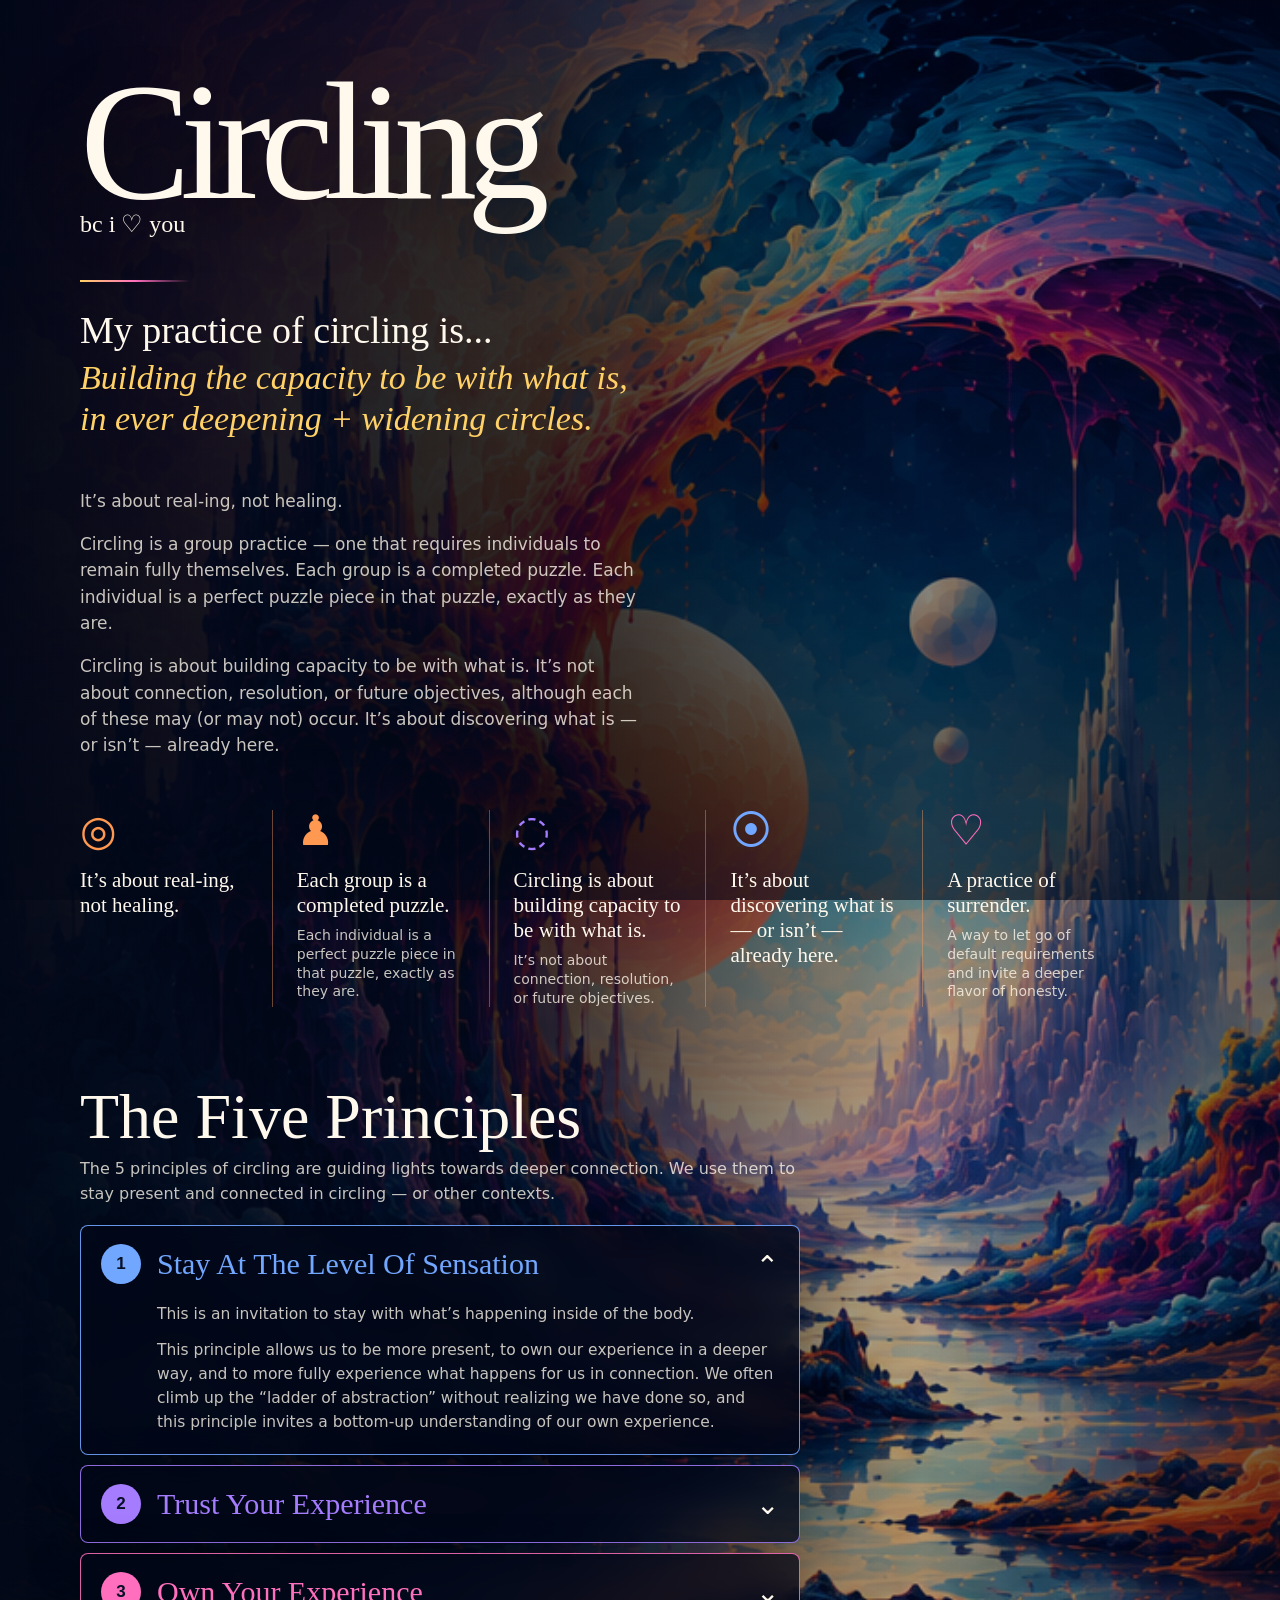
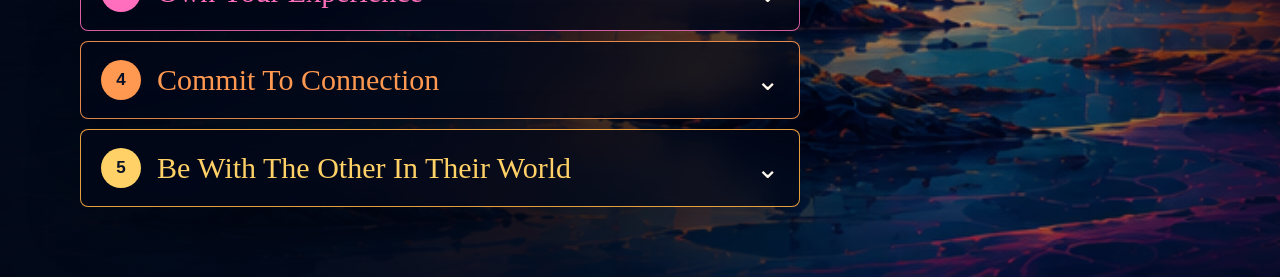
<file: circling/index.html>
<!DOCTYPE html>
<html lang="en">
<head>
  <meta charset="UTF-8" />
  <meta name="viewport" content="width=device-width, initial-scale=1.0" />
  <title>Circling</title>
  <link rel="stylesheet" href="styles.css" />
</head>
<body>
  <main class="poster">
    <div class="content">
      <header class="hero">
        <h1>Circling</h1>
        <div class="love">bc i ♡ you</div>
        <div class="rule"></div>

        <section class="intro" aria-label="Introduction">
          <h2>My practice of circling is...</h2>
          <p class="claim">Building the capacity to be with what is,<br>in ever deepening + widening circles.</p>
        </section>

        <section class="small-copy" aria-label="About circling">
          <p>It’s about real-ing, not healing.</p>
          <p>Circling is a group practice — one that requires individuals to remain fully themselves. Each group is a completed puzzle. Each individual is a perfect puzzle piece in that puzzle, exactly as they are.</p>
          <p>Circling is about building capacity to be with what is. It’s not about connection, resolution, or future objectives, although each of these may (or may not) occur. It’s about discovering what is — or isn’t — already here.</p>
        </section>

        <section class="icon-row" aria-label="Circling themes">
          <article class="icon-card">
            <span class="icon orange">◎</span>
            <h3>It’s about real-ing, not healing.</h3>
          </article>
          <article class="icon-card">
            <span class="icon orange">♟</span>
            <h3>Each group is a completed puzzle.</h3>
            <p>Each individual is a perfect puzzle piece in that puzzle, exactly as they are.</p>
          </article>
          <article class="icon-card">
            <span class="icon violet">◌</span>
            <h3>Circling is about building capacity to be with what is.</h3>
            <p>It’s not about connection, resolution, or future objectives.</p>
          </article>
          <article class="icon-card">
            <span class="icon blue">⦿</span>
            <h3>It’s about discovering what is — or isn’t — already here.</h3>
          </article>
          <article class="icon-card">
            <span class="icon pink">♡</span>
            <h3>A practice of surrender.</h3>
            <p>A way to let go of default requirements and invite a deeper flavor of honesty.</p>
          </article>
        </section>
      </header>

      <section class="principles" aria-label="The Five Principles">
        <h2>The Five Principles</h2>
        <p>The 5 principles of circling are guiding lights towards deeper connection. We use them to stay present and connected in circling — or other contexts.</p>

        <div class="accordion">
          <details open>
            <summary><span class="num">1</span>Stay At The Level Of Sensation</summary>
            <div class="answer">
              <p>This is an invitation to stay with what’s happening inside of the body.</p>
              <p>This principle allows us to be more present, to own our experience in a deeper way, and to more fully experience what happens for us in connection. We often climb up the “ladder of abstraction” without realizing we have done so, and this principle invites a bottom-up understanding of our own experience.</p>
            </div>
          </details>

          <details>
            <summary><span class="num">2</span>Trust Your Experience</summary>
            <div class="answer">
              <p>Trusting our experience allows us to say “yes” to whatever arises within us, with the understanding that it will inevitably shed light on our own and each others processes.</p>
              <p>Everything we experience holds something important for us. Believing that there is wisdom in an emotion, or trusting the unknown of what we are experiencing, is a powerful opportunity for transformation.</p>
            </div>
          </details>

          <details>
            <summary><span class="num">3</span>Own Your Experience</summary>
            <div class="answer">
              <p>Owning our experience means we take responsibility for what we are feeling and thinking, rather than making others responsible for what we are experiencing.</p>
              <p>This does not mean we are not impacted by others, but that what we feel or think is also our responsibility.</p>
            </div>
          </details>

          <details>
            <summary><span class="num">4</span>Commit To Connection</summary>
            <div class="answer">
              <p>Committing to connection reminds us that when challenging feelings or experiences arise within, we can choose to explore those feelings in connection instead of turning away from the experience or the group.</p>
              <p>It does not mean forcing openness, but instead connecting from whatever is actually here.</p>
            </div>
          </details>

          <details>
            <summary><span class="num">5</span>Be With The Other In Their World</summary>
            <div class="answer">
              <p>This principle involves exploring the experience of another person to understand their subjective experience of the present moment.</p>
              <p>It requires setting aside our own assumptions about their experience, whether it is similar to ours or not, and being open to what it is like to be them.</p>
            </div>
          </details>
        </div>
      </section>
    </div>
  </main>
</body>
</html>
</file>
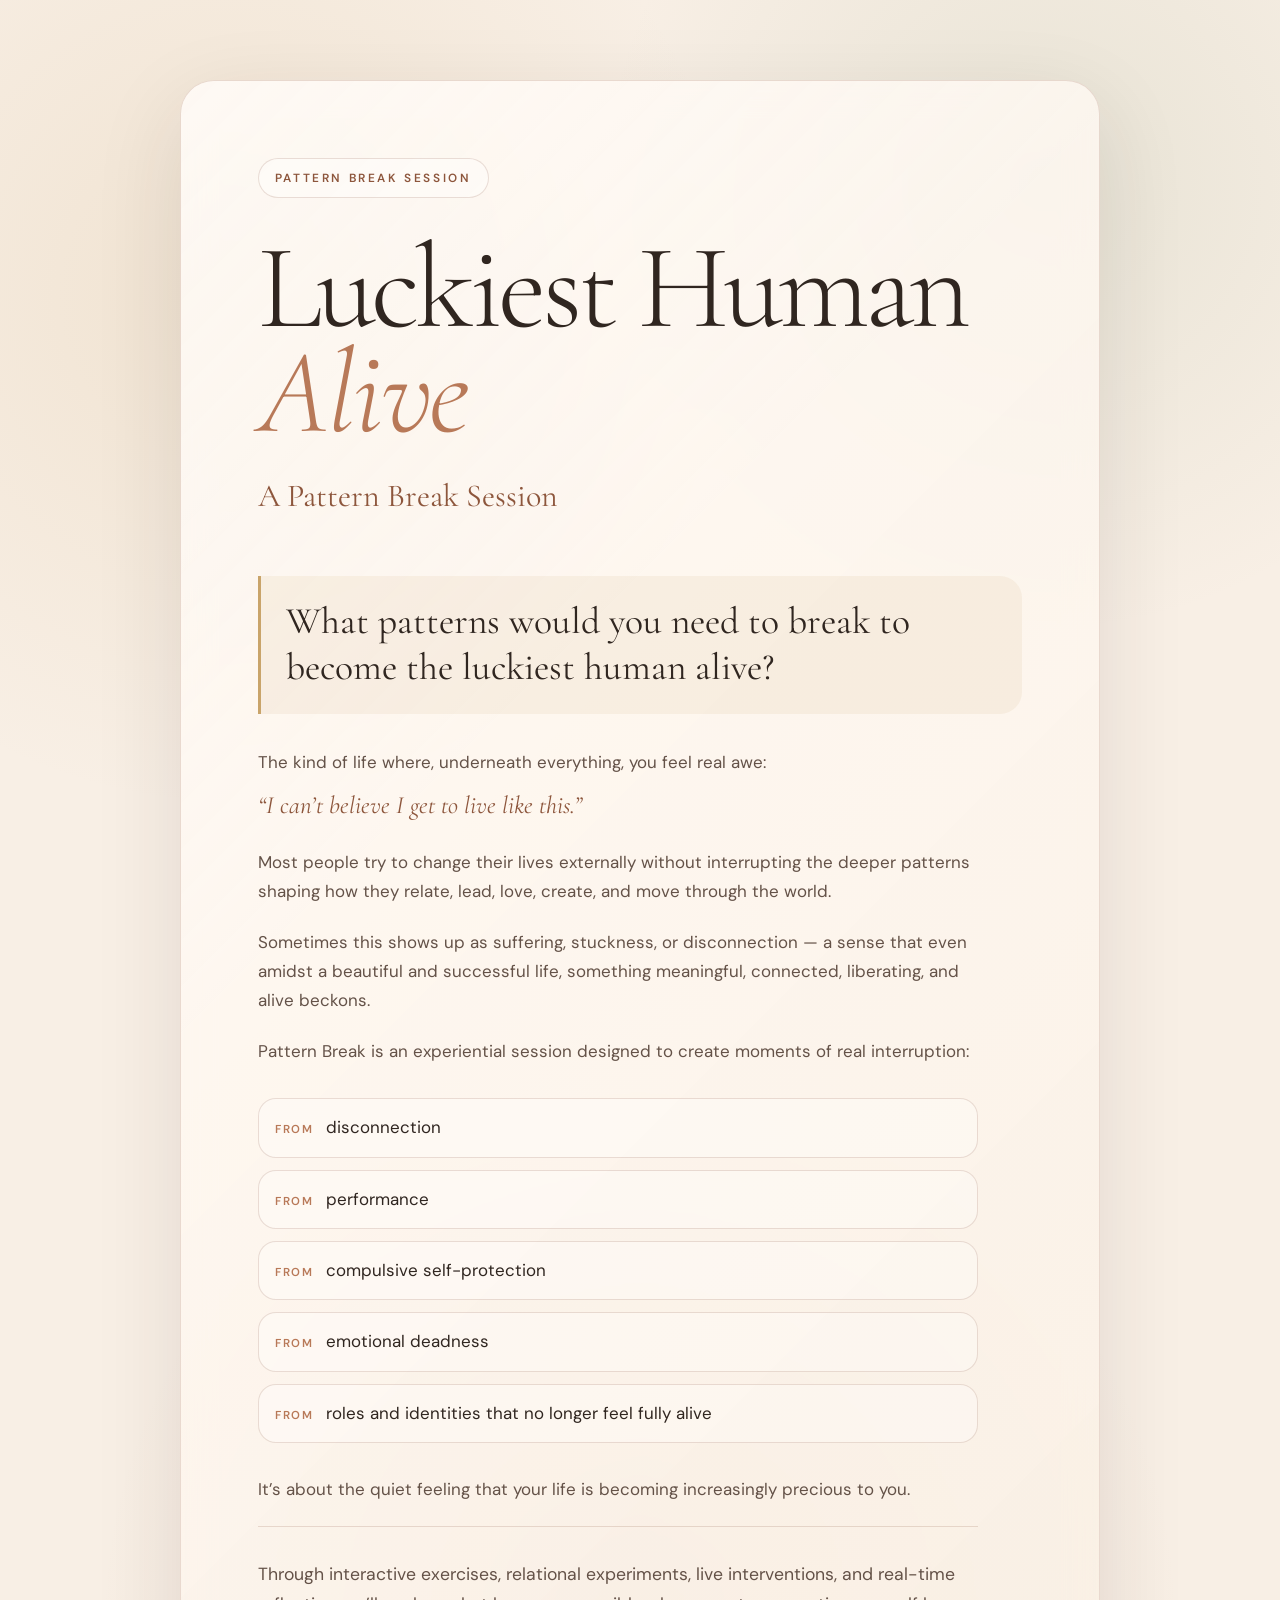
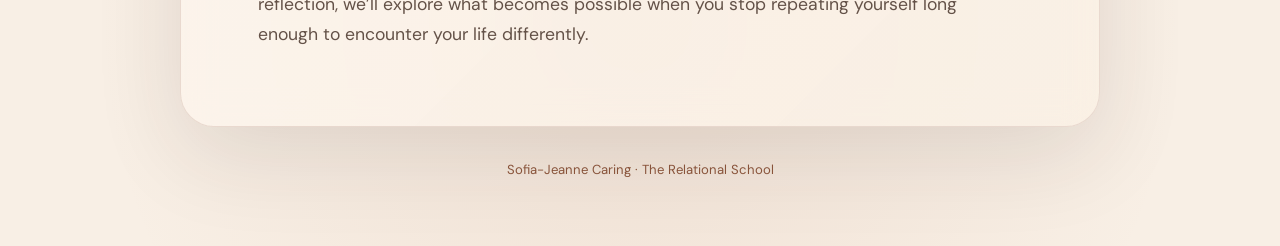
<file: luckiesthumanalive/index.html>
<!DOCTYPE html>
<html lang="en">
<head>
<meta charset="UTF-8">
<meta name="viewport" content="width=device-width, initial-scale=1.0">
<title>Luckiest Human Alive — Pattern Break Session</title>
<meta name="description" content="A Pattern Break session exploring what patterns you would need to break to become the luckiest human alive.">
<link rel="preconnect" href="https://fonts.googleapis.com">
<link rel="preconnect" href="https://fonts.gstatic.com" crossorigin>
<link href="https://fonts.googleapis.com/css2?family=Cormorant+Garamond:ital,wght@0,300;0,400;0,500;1,400&family=DM+Sans:ital,wght@0,400;0,500;0,600;1,400&display=swap" rel="stylesheet">
<style>
  :root {
    --cream: #F8EFE5;
    --warm: #FFF9F2;
    --ink: #302620;
    --soft-ink: #645248;
    --clay: #B87958;
    --clay-dark: #8D563C;
    --gold: #C9A46A;
    --sage: #899D78;
    --line: rgba(141, 86, 60, 0.18);
    --glow: rgba(201, 164, 106, 0.18);
  }

  * { box-sizing: border-box; margin: 0; padding: 0; }

  body {
    min-height: 100vh;
    font-family: 'DM Sans', sans-serif;
    color: var(--ink);
    background:
      radial-gradient(circle at 18% 16%, rgba(201, 164, 106, 0.16), transparent 32rem),
      radial-gradient(circle at 82% 10%, rgba(137, 157, 120, 0.14), transparent 28rem),
      radial-gradient(circle at 50% 88%, rgba(184, 121, 88, 0.12), transparent 34rem),
      var(--cream);
    line-height: 1.72;
  }

  main {
    width: min(920px, calc(100% - 2rem));
    margin: 0 auto;
    padding: 5rem 0 4rem;
  }

  .card {
    position: relative;
    overflow: hidden;
    background: rgba(255, 249, 242, 0.78);
    border: 1px solid var(--line);
    border-radius: 34px;
    box-shadow: 0 28px 90px rgba(48, 38, 32, 0.11);
    padding: clamp(2rem, 6vw, 5rem);
    backdrop-filter: blur(16px);
  }

  .card::before {
    content: '';
    position: absolute;
    inset: 0;
    pointer-events: none;
    background: linear-gradient(135deg, rgba(255,255,255,.38), transparent 38%, rgba(201,164,106,.08));
  }

  .content { position: relative; z-index: 1; }

  .eyebrow {
    display: inline-flex;
    align-items: center;
    gap: .7rem;
    color: var(--clay-dark);
    font-size: .74rem;
    font-weight: 600;
    letter-spacing: .22em;
    text-transform: uppercase;
    border: 1px solid var(--line);
    border-radius: 999px;
    padding: .55rem 1rem;
    background: rgba(255, 255, 255, .35);
    margin-bottom: 2.3rem;
  }

  h1 {
    font-family: 'Cormorant Garamond', serif;
    font-weight: 300;
    font-size: clamp(3.25rem, 10vw, 7.5rem);
    line-height: .88;
    letter-spacing: -.04em;
    color: var(--ink);
    max-width: 760px;
  }

  h1 span {
    display: block;
    font-style: italic;
    color: var(--clay);
    letter-spacing: -.02em;
  }

  .subtitle {
    margin-top: 1.4rem;
    font-family: 'Cormorant Garamond', serif;
    font-size: clamp(1.4rem, 3vw, 2rem);
    color: var(--clay-dark);
  }

  .question {
    margin: 3.3rem 0 2.1rem;
    padding: 1.45rem 1.6rem;
    border-left: 3px solid var(--gold);
    background: rgba(201, 164, 106, 0.11);
    border-radius: 0 22px 22px 0;
    font-family: 'Cormorant Garamond', serif;
    font-size: clamp(1.55rem, 3vw, 2.35rem);
    line-height: 1.22;
    color: var(--ink);
  }

  .body {
    max-width: 720px;
    font-size: 1.06rem;
    color: var(--soft-ink);
  }

  .body p + p { margin-top: 1.35rem; }

  .awe {
    display: block;
    margin: .45rem 0 0;
    font-family: 'Cormorant Garamond', serif;
    font-size: 1.55rem;
    font-style: italic;
    color: var(--clay-dark);
  }

  .interruptions {
    margin: 2rem 0;
    display: grid;
    gap: .75rem;
  }

  .interruptions div {
    display: flex;
    gap: .75rem;
    align-items: baseline;
    padding: .88rem 1rem;
    border: 1px solid var(--line);
    border-radius: 18px;
    background: rgba(255, 255, 255, 0.32);
    color: var(--ink);
  }

  .interruptions div::before {
    content: 'from';
    flex: 0 0 auto;
    color: var(--clay);
    font-size: .72rem;
    letter-spacing: .16em;
    text-transform: uppercase;
    font-weight: 600;
  }

  .closing {
    margin-top: 2.4rem;
    padding-top: 2rem;
    border-top: 1px solid var(--line);
    font-size: 1.1rem;
  }

  footer {
    text-align: center;
    margin-top: 2rem;
    color: var(--soft-ink);
    font-size: .82rem;
  }

  footer a { color: var(--clay-dark); text-decoration: none; }
  footer a:hover { text-decoration: underline; }

  @media (max-width: 640px) {
    main { padding: 1rem 0 2rem; width: min(100% - 1rem, 920px); }
    .card { border-radius: 24px; padding: 2rem 1.25rem; }
    h1 { font-size: clamp(3rem, 17vw, 5rem); }
    .question { margin-top: 2.4rem; padding: 1.2rem; }
  }
</style>
</head>
<body>
<main>
  <article class="card">
    <div class="content">
      <div class="eyebrow">Pattern Break Session</div>
      <h1>Luckiest Human <span>Alive</span></h1>
      <p class="subtitle">A Pattern Break Session</p>

      <div class="question">What patterns would you need to break to become the luckiest human alive?</div>

      <div class="body">
        <p>The kind of life where, underneath everything, you feel real awe:<span class="awe">“I can’t believe I get to live like this.”</span></p>

        <p>Most people try to change their lives externally without interrupting the deeper patterns shaping how they relate, lead, love, create, and move through the world.</p>

        <p>Sometimes this shows up as suffering, stuckness, or disconnection — a sense that even amidst a beautiful and successful life, something meaningful, connected, liberating, and alive beckons.</p>

        <p>Pattern Break is an experiential session designed to create moments of real interruption:</p>

        <div class="interruptions" aria-label="Moments of interruption">
          <div>disconnection</div>
          <div>performance</div>
          <div>compulsive self-protection</div>
          <div>emotional deadness</div>
          <div>roles and identities that no longer feel fully alive</div>
        </div>

        <p>It’s about the quiet feeling that your life is becoming increasingly precious to you.</p>

        <p class="closing">Through interactive exercises, relational experiments, live interventions, and real-time reflection, we’ll explore what becomes possible when you stop repeating yourself long enough to encounter your life differently.</p>
      </div>
    </div>
  </article>

  <footer>
    <a href="/">Sofia-Jeanne Caring · The Relational School</a>
  </footer>
</main>
</body>
</html>
</file>
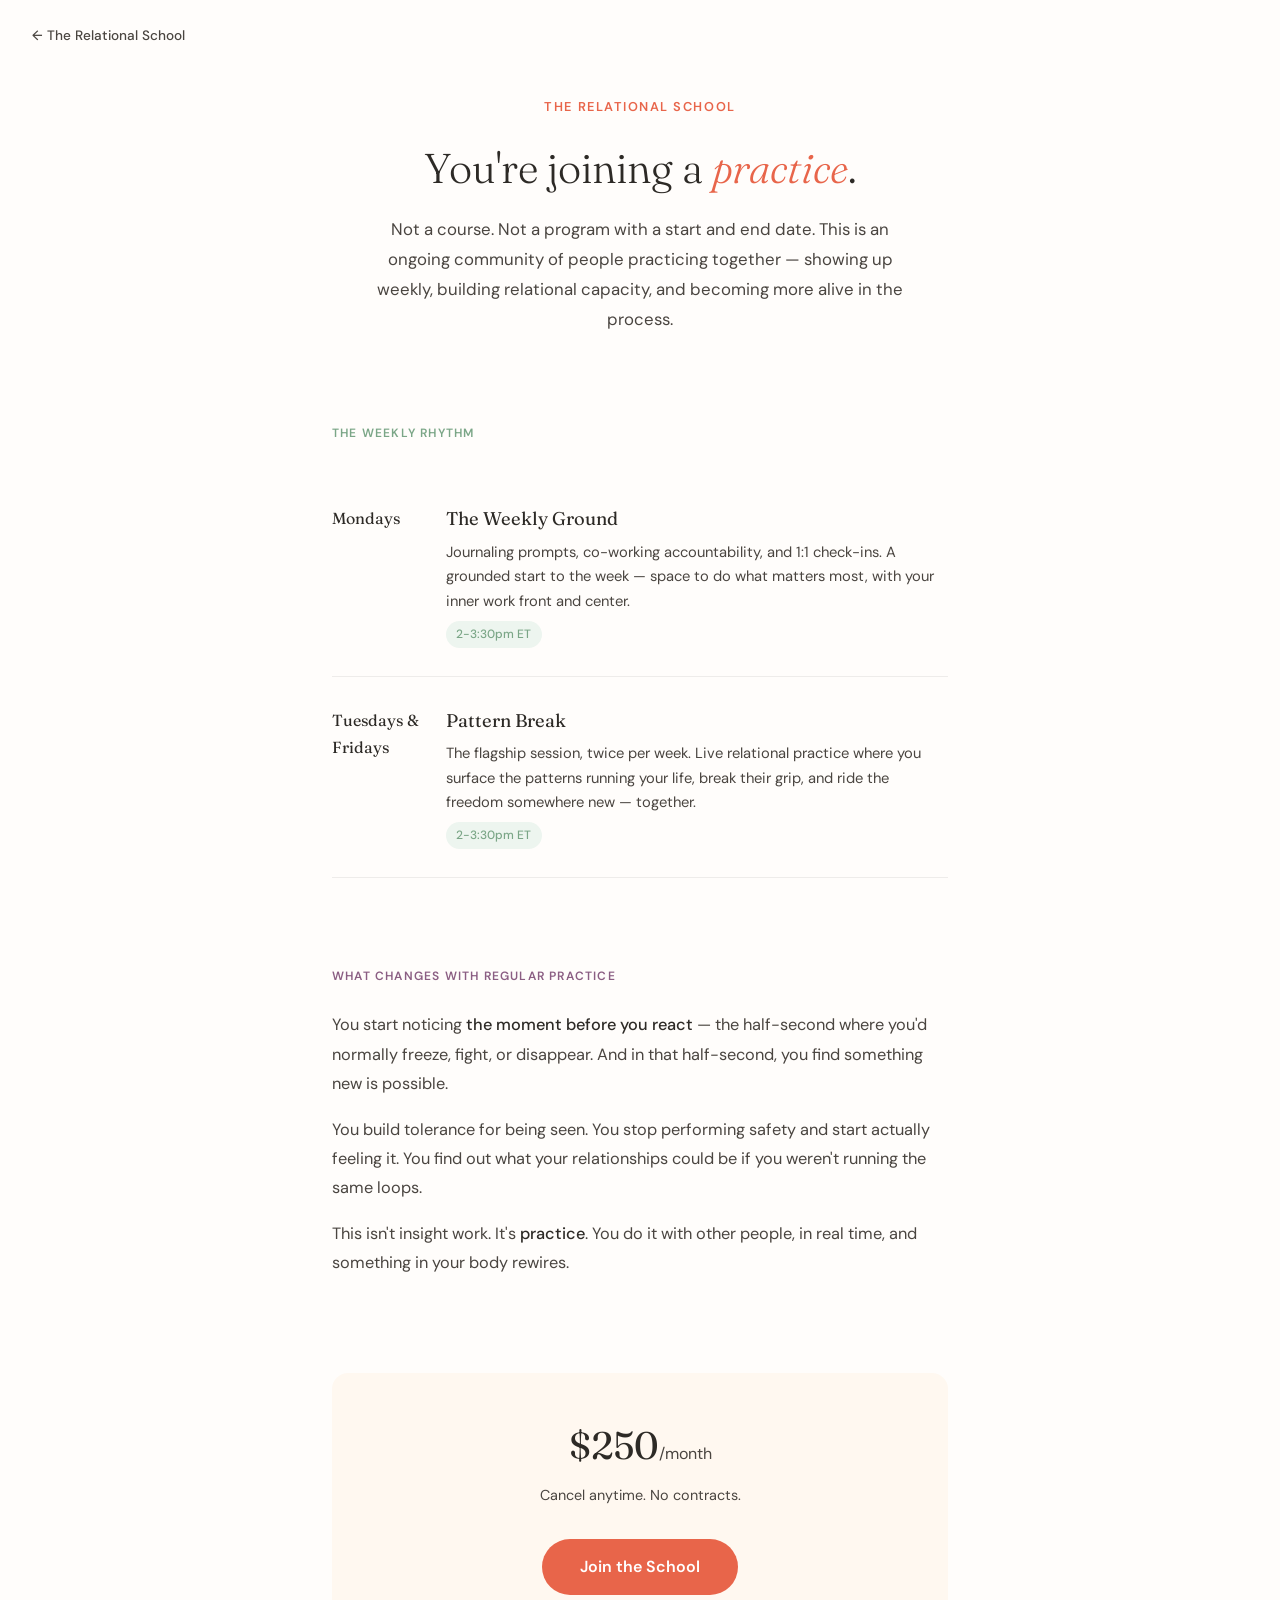
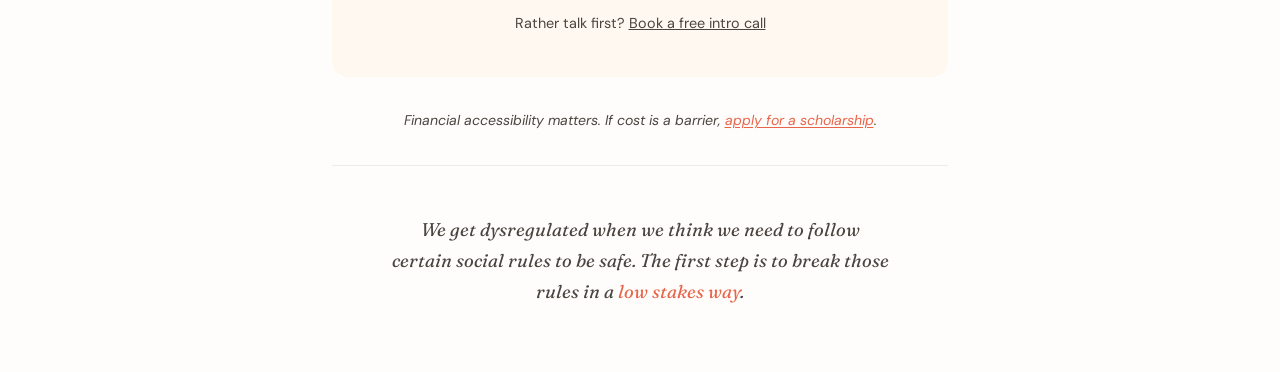
<file: membership/index.html>
<!DOCTYPE html>
<html lang="en">
<head>
<meta charset="UTF-8">
<meta name="viewport" content="width=device-width, initial-scale=1.0">
<title>Become a Member — The Relational School</title>
<meta name="description" content="Join The Relational School. Pattern Break twice per week, weekly grounding, and a community devoted to relational aliveness. $250/month.">
<link rel="preconnect" href="https://fonts.googleapis.com">
<link rel="preconnect" href="https://fonts.gstatic.com" crossorigin>
<link href="https://fonts.googleapis.com/css2?family=Fraunces:ital,opsz,wght@0,9..144,300;0,9..144,400;0,9..144,600;1,9..144,300;1,9..144,400&family=DM+Sans:ital,wght@0,400;0,500;0,600;1,400&display=swap" rel="stylesheet">
<style>
:root {
  --coral: #E8654A;
  --coral-deep: #D5543A;
  --sun: #F2A922;
  --sage: #7BA687;
  --sky: #5BA4CF;
  --plum: #8B5E83;
  --cream: #FFF8F0;
  --warm-white: #FFFDFB;
  --deep: #2D2A26;
  --deep-soft: #4A4540;
  --glow: #FFF0D4;
  --coral-light: #FDEEE9;
  --sage-light: #EDF5EF;
}

* { margin: 0; padding: 0; box-sizing: border-box; }
html { scroll-behavior: smooth; }

body {
  font-family: 'DM Sans', sans-serif;
  color: var(--deep);
  background: var(--warm-white);
  line-height: 1.7;
  font-size: 17px;
}

.container {
  max-width: 680px;
  margin: 0 auto;
  padding: 0 2rem;
}

/* ===== BACK LINK ===== */
.back-link {
  position: fixed;
  top: 1.5rem;
  left: 2rem;
  z-index: 100;
  font-size: 0.85rem;
  font-weight: 500;
  color: var(--deep-soft);
  text-decoration: none;
  transition: color 0.3s;
}

.back-link:hover { color: var(--coral); }

/* ===== HEADER ===== */
.page-header {
  padding: 6rem 0 3rem;
  text-align: center;
}

.page-header .school-name {
  font-family: 'DM Sans', sans-serif;
  font-size: 0.8rem;
  font-weight: 600;
  letter-spacing: 0.12em;
  text-transform: uppercase;
  color: var(--coral);
  margin-bottom: 1.5rem;
}

.page-header h1 {
  font-family: 'Fraunces', serif;
  font-weight: 300;
  font-size: 2.6rem;
  line-height: 1.25;
  color: var(--deep);
  margin-bottom: 1.25rem;
}

.page-header h1 em {
  font-style: italic;
  color: var(--coral);
}

.page-header .intro {
  font-size: 1.05rem;
  color: var(--deep-soft);
  line-height: 1.8;
  max-width: 540px;
  margin: 0 auto;
}

/* ===== RHYTHM SECTION ===== */
.rhythm { padding: 2.5rem 0 3rem; }

.rhythm-label {
  font-size: 0.75rem;
  font-weight: 600;
  letter-spacing: 0.1em;
  text-transform: uppercase;
  color: var(--sage);
  margin-bottom: 2rem;
}

.rhythm-item {
  display: flex;
  gap: 1.5rem;
  padding: 1.75rem 0;
  border-bottom: 1px solid rgba(45, 42, 38, 0.08);
  align-items: flex-start;
}

.rhythm-item:first-of-type {
  border-top: 1px solid rgba(45, 42, 38, 0.08);
}

.rhythm-day {
  flex-shrink: 0;
  width: 90px;
  font-family: 'Fraunces', serif;
  font-weight: 400;
  font-size: 1rem;
  color: var(--deep);
  padding-top: 0.15rem;
}

.rhythm-content h3 {
  font-family: 'Fraunces', serif;
  font-weight: 400;
  font-size: 1.15rem;
  color: var(--deep);
  margin-bottom: 0.35rem;
}

.rhythm-content p {
  font-size: 0.92rem;
  color: var(--deep-soft);
  line-height: 1.65;
}

.rhythm-meta {
  display: inline-flex;
  gap: 0.5rem;
  margin-top: 0.5rem;
}

.rhythm-tag {
  font-size: 0.75rem;
  font-weight: 500;
  padding: 0.2rem 0.65rem;
  border-radius: 100px;
  background: var(--sage-light);
  color: var(--sage);
}

.rhythm-tag.open {
  background: var(--glow);
  color: var(--sun);
}

/* ===== WHAT CHANGES ===== */
.what-changes { padding: 2.5rem 0; }

.what-changes-label {
  font-size: 0.75rem;
  font-weight: 600;
  letter-spacing: 0.1em;
  text-transform: uppercase;
  color: var(--plum);
  margin-bottom: 1.5rem;
}

.what-changes p {
  font-size: 1.02rem;
  color: var(--deep-soft);
  line-height: 1.8;
  margin-bottom: 1rem;
}

.what-changes em {
  color: var(--deep);
  font-style: normal;
  font-weight: 500;
}

/* ===== COMMITMENT BOX ===== */
.commitment {
  margin: 2.5rem 0 2rem;
  background: var(--cream);
  border-radius: 16px;
  padding: 2.5rem;
  text-align: center;
}

.commitment .price {
  font-family: 'Fraunces', serif;
  font-size: 2.4rem;
  font-weight: 400;
  color: var(--deep);
  margin-bottom: 0.25rem;
}

.commitment .price span {
  font-size: 1rem;
  font-family: 'DM Sans', sans-serif;
  color: var(--deep-soft);
}

.commitment .price-note {
  font-size: 0.9rem;
  color: var(--deep-soft);
  margin-bottom: 2rem;
}

.btn-join {
  display: inline-block;
  background: var(--coral);
  color: white;
  font-family: 'DM Sans', sans-serif;
  font-size: 1rem;
  font-weight: 600;
  padding: 0.9rem 2.4rem;
  border-radius: 100px;
  text-decoration: none;
  transition: background 0.3s, transform 0.2s;
  border: none;
  cursor: pointer;
}

.btn-join:hover {
  background: var(--coral-deep);
  transform: translateY(-1px);
}

.btn-secondary-link {
  display: inline-block;
  margin-top: 1rem;
  font-size: 0.9rem;
  color: var(--deep-soft);
  text-decoration: none;
  transition: color 0.3s;
}

.btn-secondary-link:hover { color: var(--coral); }
.btn-secondary-link span { text-decoration: underline; }

/* ===== ACCESSIBILITY ===== */
.accessibility {
  text-align: center;
  padding: 0 0 2rem;
  font-size: 0.88rem;
  color: var(--deep-soft);
  font-style: italic;
}

.accessibility a {
  color: var(--coral);
  text-decoration: underline;
  text-underline-offset: 2px;
}

/* ===== FOOTER QUOTE ===== */
.footer-quote {
  padding: 3rem 0 4rem;
  text-align: center;
  border-top: 1px solid rgba(45, 42, 38, 0.08);
}

.footer-quote blockquote {
  font-family: 'Fraunces', serif;
  font-size: 1.15rem;
  font-style: italic;
  color: var(--deep-soft);
  line-height: 1.7;
  max-width: 500px;
  margin: 0 auto;
}

.footer-quote blockquote em { color: var(--coral); }

/* ===== RESPONSIVE ===== */
@media (max-width: 600px) {
  .page-header { padding: 5rem 0 2rem; }
  .page-header h1 { font-size: 2rem; }
  .rhythm-item { flex-direction: column; gap: 0.5rem; }
  .rhythm-day { width: auto; }
  .commitment { padding: 2rem 1.5rem; }
  .commitment .price { font-size: 2rem; }
}

/* ===== FADE IN ===== */
.fade-in {
  opacity: 0;
  transform: translateY(16px);
  animation: fadeIn 0.6s ease forwards;
}

.fade-in:nth-child(2) { animation-delay: 0.1s; }
.fade-in:nth-child(3) { animation-delay: 0.2s; }
.fade-in:nth-child(4) { animation-delay: 0.3s; }

@keyframes fadeIn {
  to { opacity: 1; transform: translateY(0); }
}
</style>
</head>
<body>

<a href="/" class="back-link">← The Relational School</a>

<div class="container">

  <!-- HEADER -->
  <div class="page-header fade-in">
    <div class="school-name">The Relational School</div>
    <h1>You're joining a <em>practice</em>.</h1>
    <p class="intro">Not a course. Not a program with a start and end date. This is an ongoing community of people practicing together — showing up weekly, building relational capacity, and becoming more alive in the process.</p>
  </div>

  <!-- THE RHYTHM -->
  <div class="rhythm fade-in">
    <div class="rhythm-label">The Weekly Rhythm</div>

    <div class="rhythm-item">
      <div class="rhythm-day">Mondays</div>
      <div class="rhythm-content">
        <h3>The Weekly Ground</h3>
        <p>Journaling prompts, co-working accountability, and 1:1 check-ins. A grounded start to the week — space to do what matters most, with your inner work front and center.</p>
        <div class="rhythm-meta">
          <span class="rhythm-tag">2-3:30pm ET</span>
        </div>
      </div>
    </div>

    <div class="rhythm-item">
      <div class="rhythm-day">Tuesdays &amp; Fridays</div>
      <div class="rhythm-content">
        <h3>Pattern Break</h3>
        <p>The flagship session, twice per week. Live relational practice where you surface the patterns running your life, break their grip, and ride the freedom somewhere new — together.</p>
        <div class="rhythm-meta">
          <span class="rhythm-tag">2-3:30pm ET</span>
        </div>
      </div>
    </div>

  </div>

  <!-- WHAT CHANGES -->
  <div class="what-changes fade-in">
    <div class="what-changes-label">What changes with regular practice</div>
    <p>You start noticing <em>the moment before you react</em> — the half-second where you'd normally freeze, fight, or disappear. And in that half-second, you find something new is possible.</p>
    <p>You build tolerance for being seen. You stop performing safety and start actually feeling it. You find out what your relationships could be if you weren't running the same loops.</p>
    <p>This isn't insight work. It's <em>practice</em>. You do it with other people, in real time, and something in your body rewires.</p>
  </div>

  <!-- COMMITMENT -->
  <div class="commitment fade-in">
    <div class="price">$250<span>/month</span></div>
    <div class="price-note">Cancel anytime. No contracts.</div>
    <a href="https://buy.stripe.com/cNi28q73c7tF9O6fahejK01" class="btn-join" target="_blank">Join the School</a>
    <br>
    <a href="https://calendly.com/sofiajeannec/mapping" class="btn-secondary-link" target="_blank">Rather talk first? <span>Book a free intro call</span></a>
  </div>

  <!-- ACCESSIBILITY -->
  <div class="accessibility fade-in">
    Financial accessibility matters. If cost is a barrier, <a href="https://tally.so/r/Me5pYM" target="_blank">apply for a scholarship</a>.
  </div>

  <!-- FOOTER QUOTE -->
  <div class="footer-quote fade-in">
    <blockquote>We get dysregulated when we think we need to follow certain social rules to be safe. The first step is to break those rules in a <em>low stakes way</em>.</blockquote>
  </div>

</div>

</body>
</html>
</file>
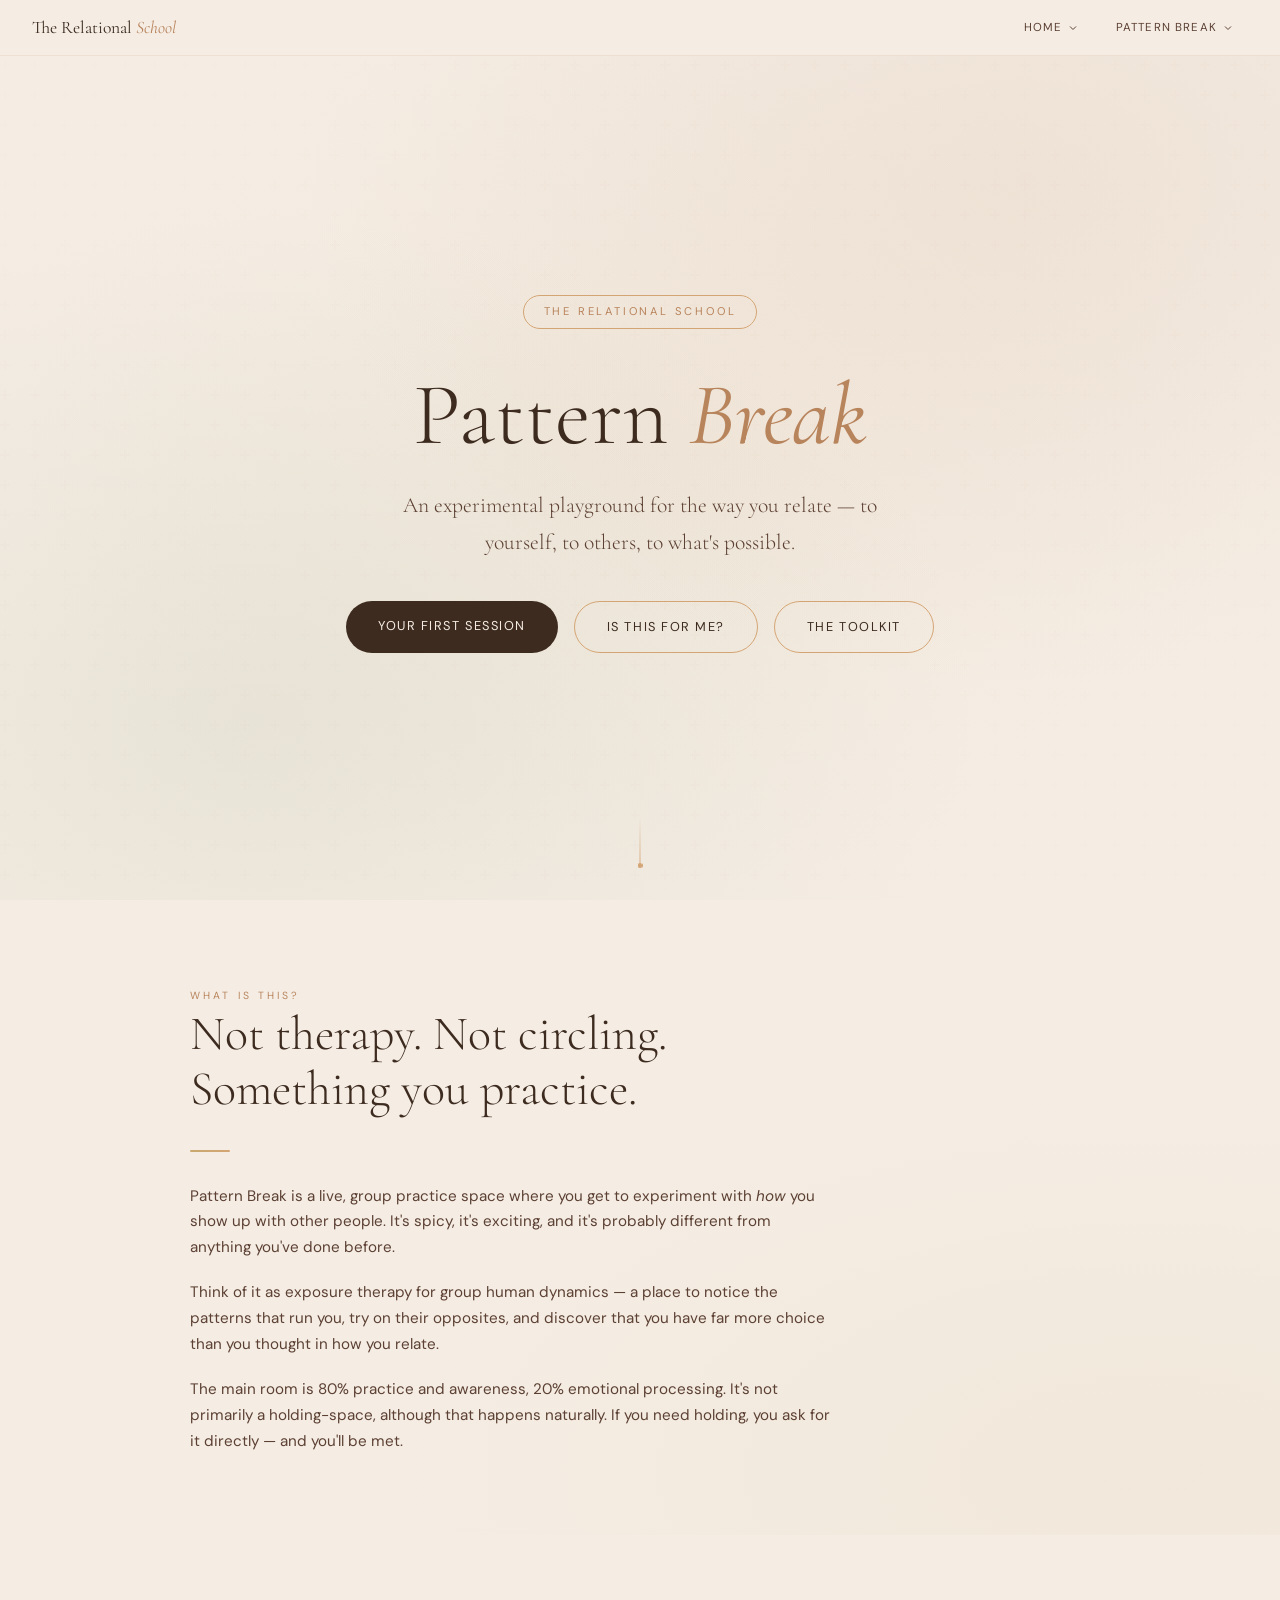
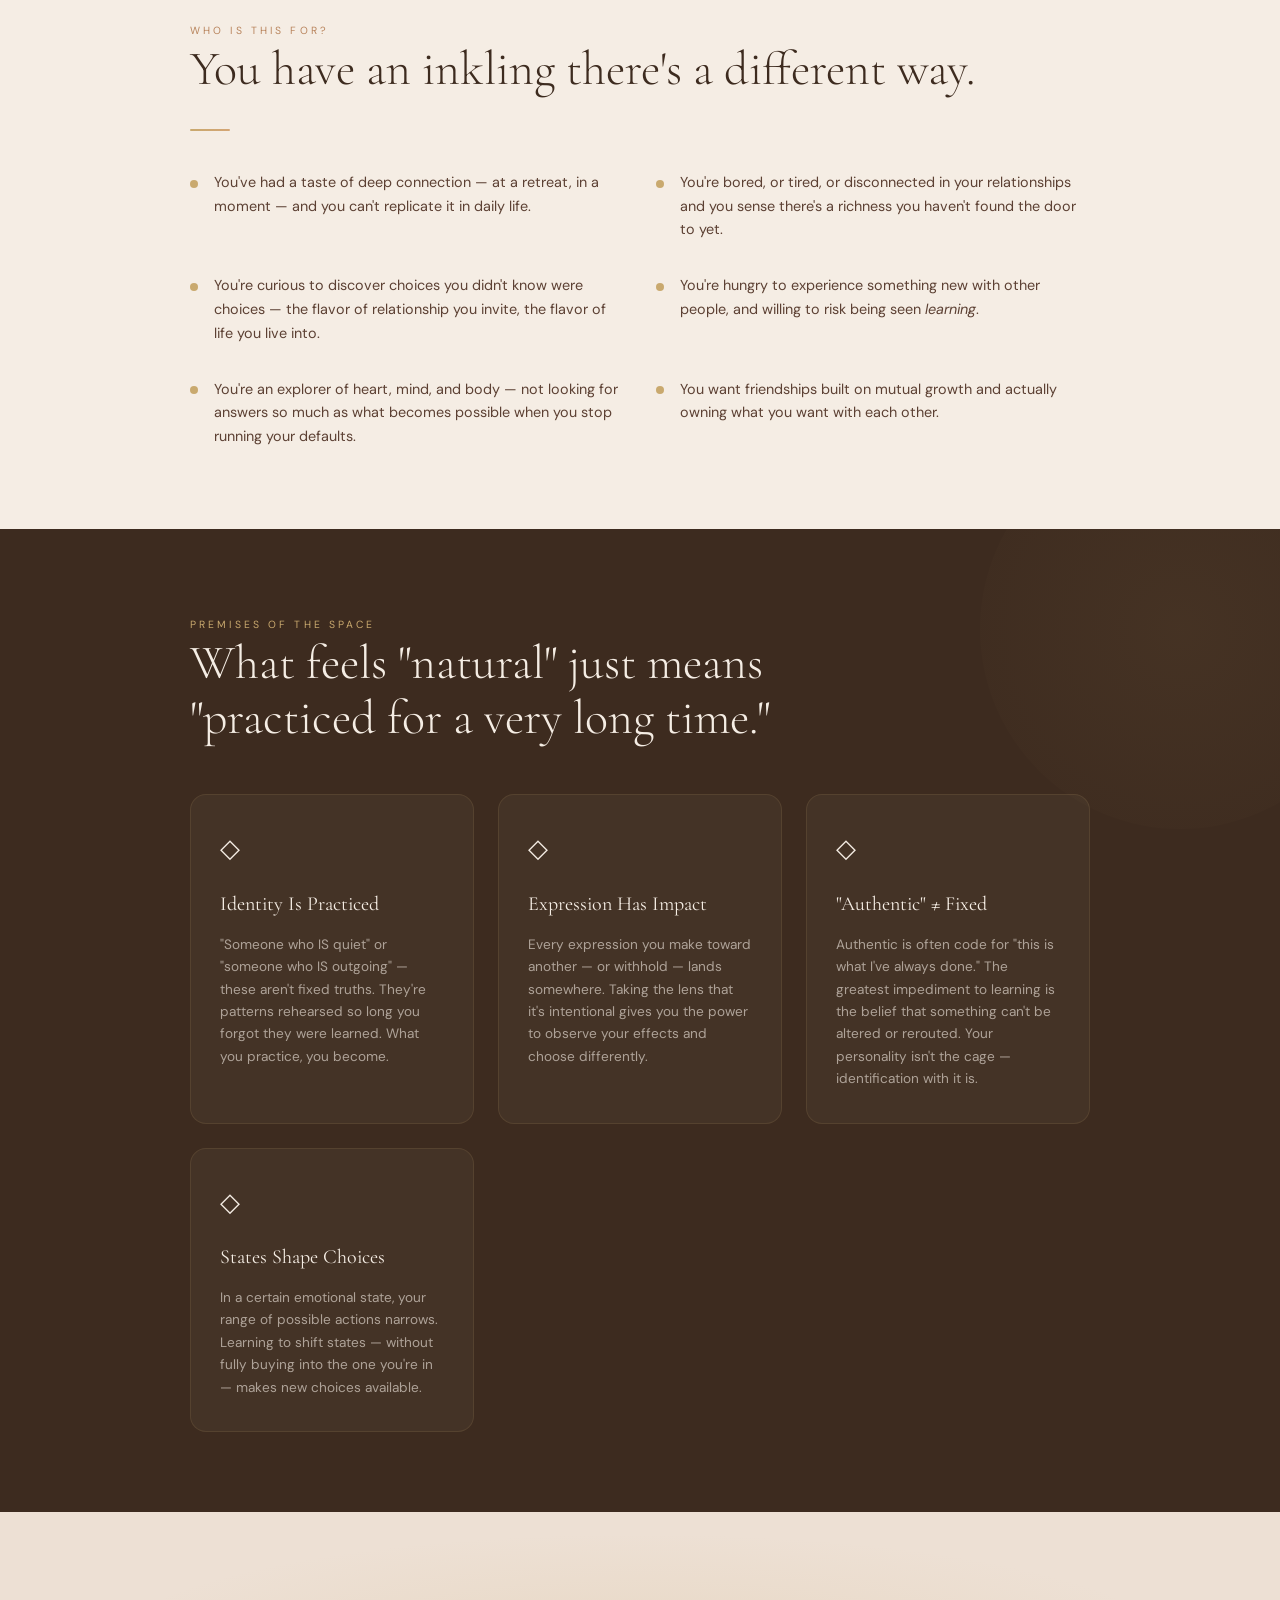
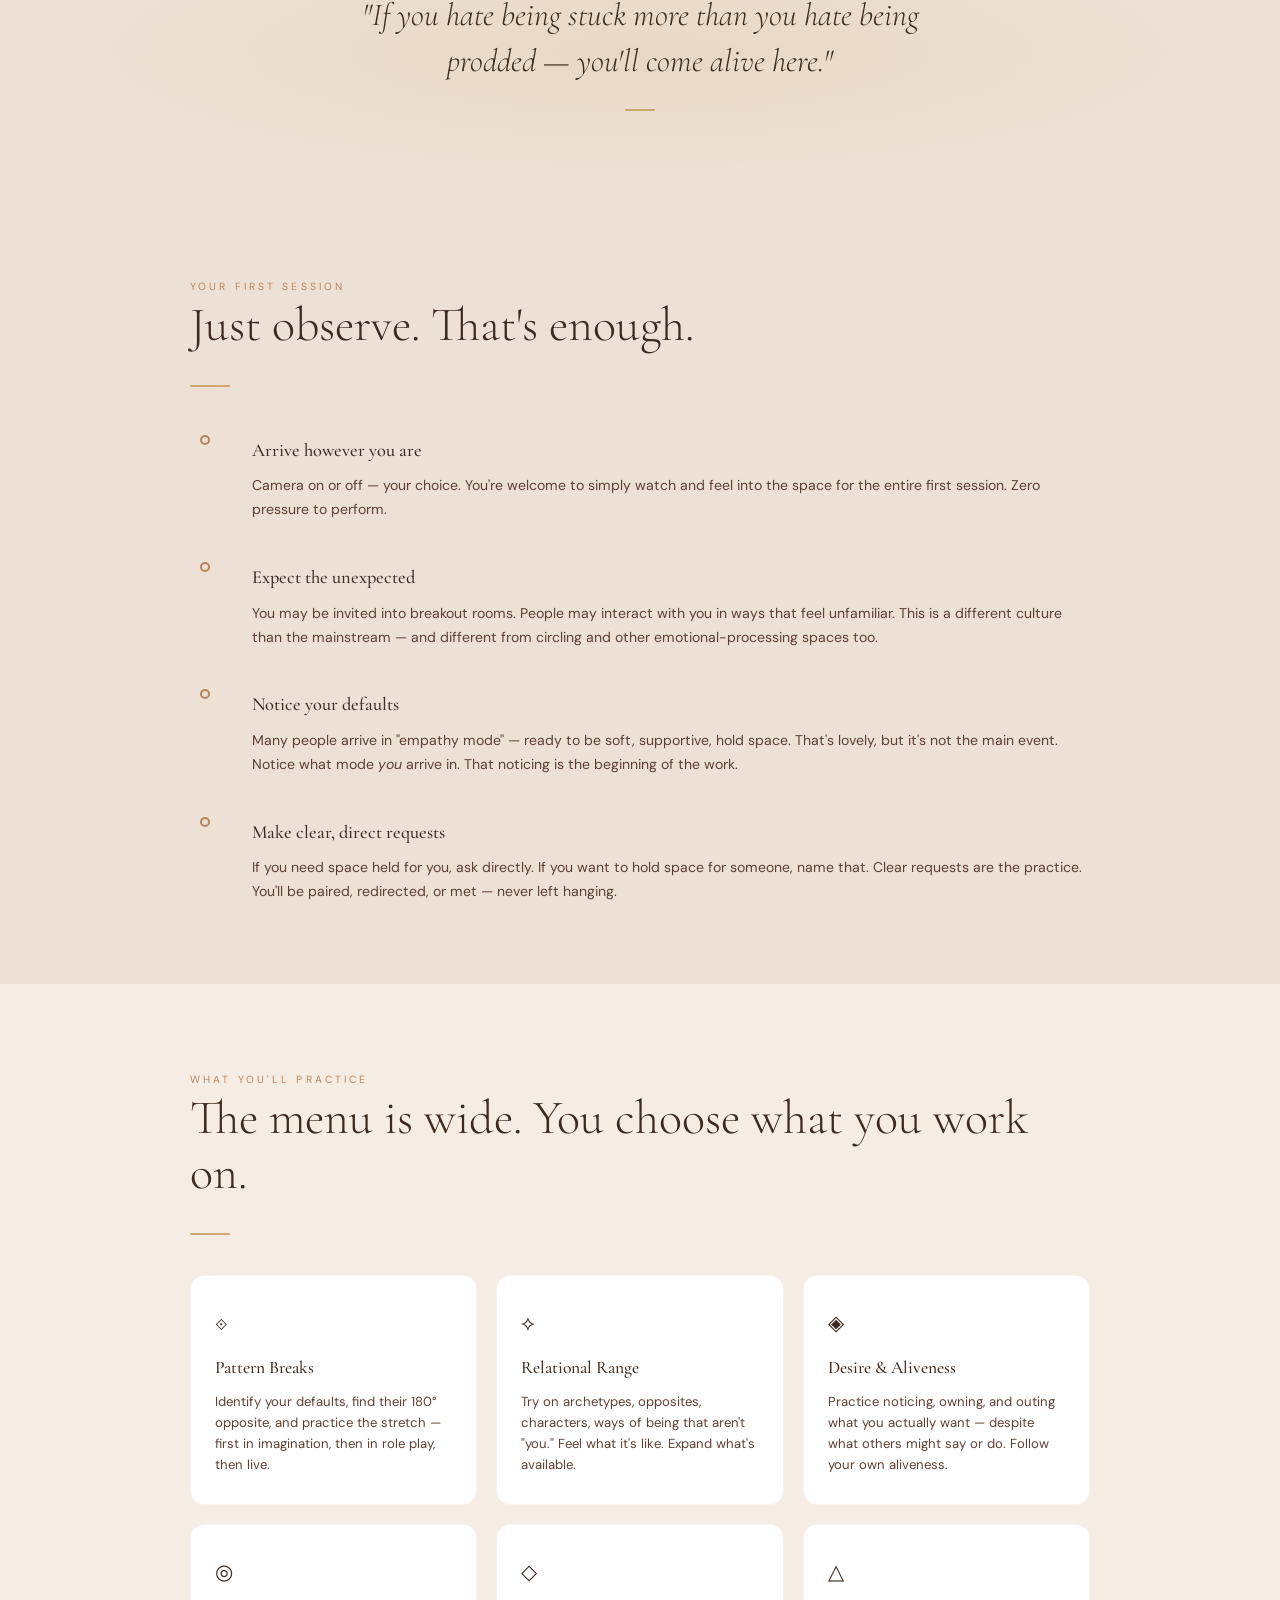
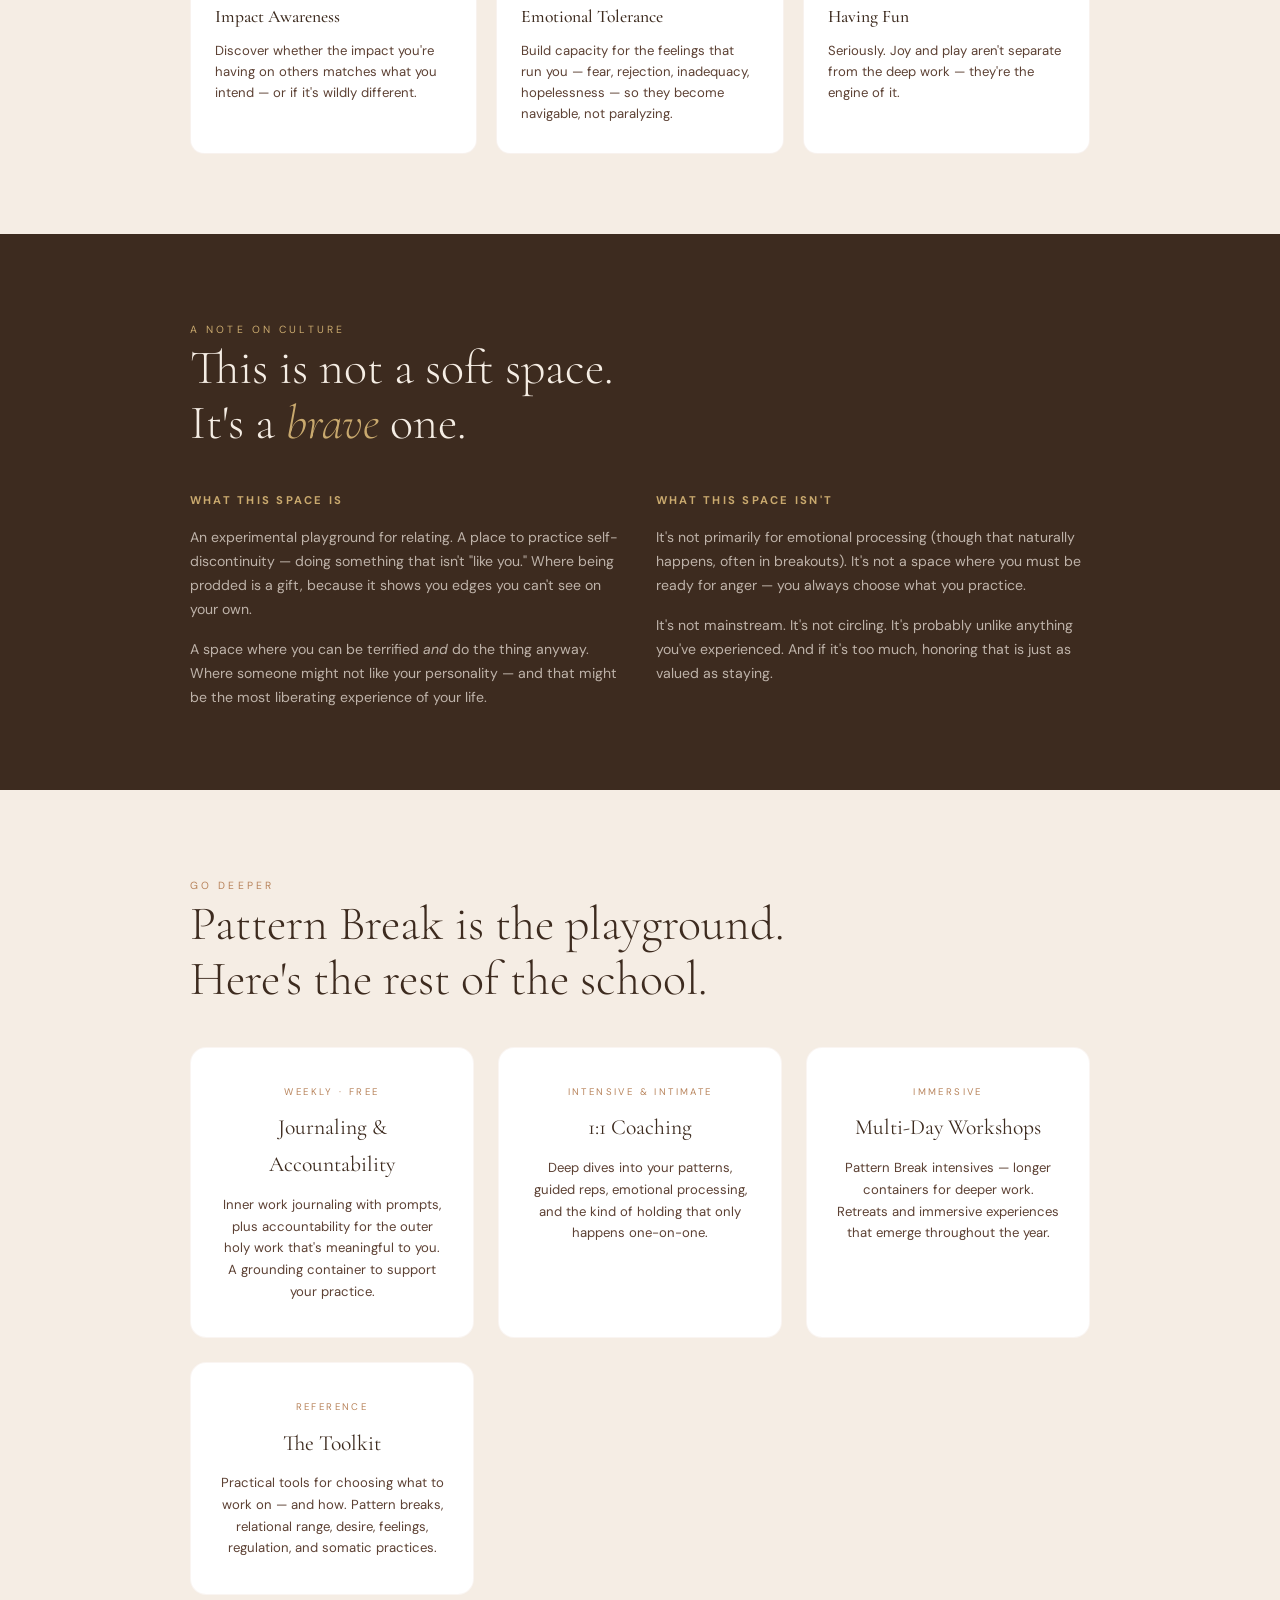
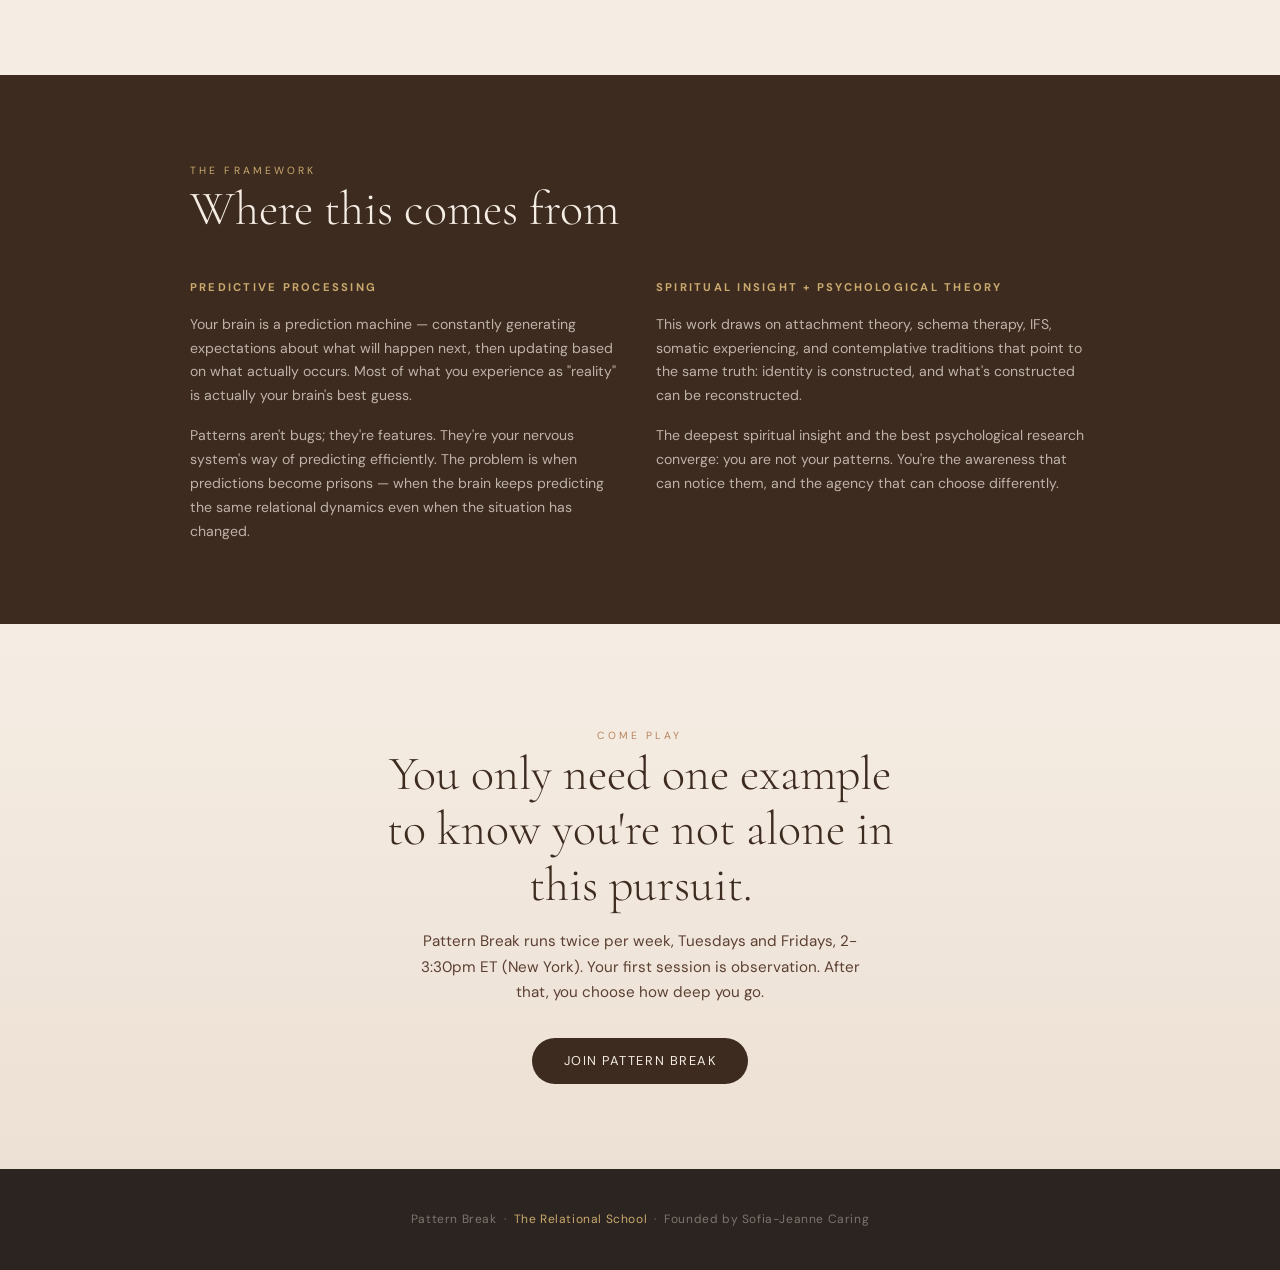
<file: patternbreak/index.html>
<!DOCTYPE html>
<html lang="en">
<head>
<meta charset="UTF-8">
<meta name="viewport" content="width=device-width, initial-scale=1.0">
<title>Pattern Break — The Relational School</title>
<link href="https://fonts.googleapis.com/css2?family=Cormorant+Garamond:ital,wght@0,300;0,400;0,500;0,600;1,300;1,400&family=DM+Sans:ital,wght@0,300;0,400;0,500;1,300;1,400&display=swap" rel="stylesheet">
<style>
  :root {
    --clay: #B8845C;
    --clay-light: #D4A574;
    --clay-dark: #8B5E3C;
    --earth: #3D2B1F;
    --earth-soft: #5C4033;
    --cream: #F5EDE4;
    --cream-warm: #EDE0D4;
    --sage: #8B9E7C;
    --sage-deep: #6B7F5C;
    --rose-dust: #C4A08A;
    --charcoal: #2C2420;
    --gold-thread: #C9A96E;
    --gold-glow: rgba(201, 169, 110, 0.15);
  }

  * { margin: 0; padding: 0; box-sizing: border-box; }
  html { scroll-behavior: smooth; }

  body {
    font-family: 'DM Sans', sans-serif;
    background: var(--cream);
    color: var(--earth);
    line-height: 1.7;
    overflow-x: hidden;
  }

  /* === HERO === */
  .hero {
    min-height: 100vh;
    display: flex;
    flex-direction: column;
    justify-content: center;
    align-items: center;
    text-align: center;
    padding: 2rem;
    position: relative;
    background:
      radial-gradient(ellipse at 20% 80%, rgba(139, 158, 124, 0.12) 0%, transparent 50%),
      radial-gradient(ellipse at 80% 20%, rgba(184, 132, 92, 0.1) 0%, transparent 50%),
      radial-gradient(ellipse at 50% 50%, rgba(201, 169, 110, 0.06) 0%, transparent 70%),
      var(--cream);
  }

  .hero::before {
    content: '';
    position: absolute;
    top: 0; left: 0; right: 0; bottom: 0;
    background: url("data:image/svg+xml,%3Csvg width='60' height='60' viewBox='0 0 60 60' xmlns='http://www.w3.org/2000/svg'%3E%3Cg fill='none' fill-rule='evenodd'%3E%3Cg fill='%23B8845C' fill-opacity='0.03'%3E%3Cpath d='M36 34v-4h-2v4h-4v2h4v4h2v-4h4v-2h-4zm0-30V0h-2v4h-4v2h4v4h2V6h4V4h-4zM6 34v-4H4v4H0v2h4v4h2v-4h4v-2H6zM6 4V0H4v4H0v2h4v4h2V6h4V4H6z'/%3E%3C/g%3E%3C/g%3E%3C/svg%3E");
    opacity: 0.5;
  }

  .hero-content {
    position: relative;
    z-index: 1;
    max-width: 700px;
  }

  .hero-badge {
    display: inline-block;
    font-size: 0.7rem;
    letter-spacing: 0.25em;
    text-transform: uppercase;
    color: var(--clay);
    border: 1px solid var(--clay-light);
    padding: 0.4rem 1.2rem;
    border-radius: 100px;
    margin-bottom: 2.5rem;
    opacity: 0;
    animation: fadeUp 1s 0.3s forwards;
  }

  .hero h1 {
    font-family: 'Cormorant Garamond', serif;
    font-weight: 300;
    font-size: clamp(3rem, 8vw, 5.5rem);
    line-height: 1.05;
    color: var(--earth);
    margin-bottom: 0.3em;
    opacity: 0;
    animation: fadeUp 1s 0.5s forwards;
  }

  .hero h1 em {
    font-style: italic;
    color: var(--clay);
    font-weight: 400;
  }

  .hero-sub {
    font-family: 'Cormorant Garamond', serif;
    font-size: 1.35rem;
    font-weight: 300;
    color: var(--earth-soft);
    max-width: 480px;
    margin: 0 auto 2.5rem;
    opacity: 0;
    animation: fadeUp 1s 0.7s forwards;
  }

  .hero-cta {
    display: inline-flex;
    gap: 1rem;
    flex-wrap: wrap;
    justify-content: center;
    opacity: 0;
    animation: fadeUp 1s 0.9s forwards;
  }

  .btn {
    font-family: 'DM Sans', sans-serif;
    font-size: 0.8rem;
    letter-spacing: 0.12em;
    text-transform: uppercase;
    padding: 0.9rem 2rem;
    border-radius: 100px;
    text-decoration: none;
    transition: all 0.4s cubic-bezier(0.25, 0.46, 0.45, 0.94);
    cursor: pointer;
    border: none;
  }

  .btn-primary {
    background: var(--earth);
    color: var(--cream);
  }
  .btn-primary:hover {
    background: var(--clay-dark);
    transform: translateY(-2px);
    box-shadow: 0 8px 30px rgba(61, 43, 31, 0.2);
  }

  .btn-ghost {
    background: transparent;
    color: var(--earth);
    border: 1px solid var(--clay-light);
  }
  .btn-ghost:hover {
    background: var(--gold-glow);
    border-color: var(--gold-thread);
  }

  .scroll-line {
    position: absolute;
    bottom: 2rem;
    left: 50%;
    transform: translateX(-50%);
    width: 1px;
    height: 50px;
    background: linear-gradient(to bottom, transparent, var(--clay-light));
    opacity: 0;
    animation: fadeIn 1s 1.3s forwards;
  }
  .scroll-line::after {
    content: '';
    position: absolute;
    bottom: 0;
    left: -2px;
    width: 5px;
    height: 5px;
    border-radius: 50%;
    background: var(--clay-light);
    animation: pulse 2s infinite;
  }

  /* === SECTIONS === */
  section { padding: 5rem 2rem; }
  .container { max-width: 900px; margin: 0 auto; }

  .section-label {
    font-size: 0.65rem;
    letter-spacing: 0.3em;
    text-transform: uppercase;
    color: var(--clay);
    margin-bottom: 1rem;
  }

  .section-title {
    font-family: 'Cormorant Garamond', serif;
    font-weight: 300;
    font-size: clamp(2rem, 5vw, 3rem);
    line-height: 1.15;
    color: var(--earth);
    margin-bottom: 1.5rem;
  }

  .section-body {
    font-size: 0.95rem;
    color: var(--earth-soft);
    max-width: 640px;
  }
  .section-body p + p { margin-top: 1.2rem; }

  .divider-gold {
    width: 40px;
    height: 2px;
    background: linear-gradient(90deg, var(--gold-thread), var(--clay-light));
    margin: 2rem 0;
    border-radius: 1px;
  }

  /* === WHAT IS THIS === */
  .what-is {
    background:
      radial-gradient(ellipse at 90% 90%, rgba(201, 169, 110, 0.08) 0%, transparent 50%),
      var(--cream);
  }

  /* === WHO IS THIS FOR === */
  .who-grid {
    display: grid;
    grid-template-columns: 1fr 1fr;
    gap: 2rem;
    margin-top: 2.5rem;
  }
  @media (max-width: 640px) { .who-grid { grid-template-columns: 1fr; } }

  .who-item { display: flex; gap: 1rem; align-items: flex-start; }
  .who-marker {
    flex-shrink: 0;
    width: 8px;
    height: 8px;
    margin-top: 0.55rem;
    border-radius: 50%;
    background: var(--gold-thread);
  }
  .who-item p { font-size: 0.9rem; color: var(--earth-soft); line-height: 1.65; }

  /* === PREMISES === */
  .premises {
    background: var(--earth);
    color: var(--cream);
    position: relative;
    overflow: hidden;
  }
  .premises::before {
    content: '';
    position: absolute;
    top: -100px; right: -100px;
    width: 400px; height: 400px;
    border-radius: 50%;
    background: radial-gradient(circle, rgba(201, 169, 110, 0.06), transparent);
  }
  .premises .section-label { color: var(--gold-thread); }
  .premises .section-title { color: var(--cream); }

  .premise-cards {
    display: grid;
    grid-template-columns: repeat(auto-fit, minmax(250px, 1fr));
    gap: 1.5rem;
    margin-top: 3rem;
  }

  .premise-card {
    background: rgba(245, 237, 228, 0.04);
    border: 1px solid rgba(201, 169, 110, 0.12);
    border-radius: 16px;
    padding: 2rem 1.8rem;
    transition: all 0.4s;
  }
  .premise-card:hover {
    background: rgba(245, 237, 228, 0.07);
    border-color: rgba(201, 169, 110, 0.25);
    transform: translateY(-4px);
  }
  .premise-icon { font-size: 1.6rem; margin-bottom: 1rem; display: block; }
  .premise-card h3 {
    font-family: 'Cormorant Garamond', serif;
    font-weight: 400;
    font-size: 1.25rem;
    color: var(--cream);
    margin-bottom: 0.8rem;
  }
  .premise-card p { font-size: 0.85rem; color: rgba(245, 237, 228, 0.6); line-height: 1.65; }

  /* === QUOTE === */
  .quote-section {
    padding: 5rem 2rem;
    text-align: center;
    background:
      radial-gradient(ellipse at 50% 50%, var(--gold-glow), transparent 60%),
      var(--cream-warm);
  }
  .quote-section blockquote {
    font-family: 'Cormorant Garamond', serif;
    font-size: clamp(1.4rem, 4vw, 2rem);
    font-weight: 300;
    font-style: italic;
    color: var(--earth);
    max-width: 600px;
    margin: 0 auto;
    line-height: 1.45;
  }
  .quote-line {
    width: 30px;
    height: 2px;
    background: var(--gold-thread);
    margin: 1.5rem auto 0;
    border-radius: 1px;
  }

  /* === FIRST SESSION === */
  .first-session { background: var(--cream-warm); }

  .session-steps {
    margin-top: 3rem;
    display: flex;
    flex-direction: column;
  }

  .step {
    display: flex;
    gap: 2rem;
    align-items: flex-start;
    padding-bottom: 2.5rem;
  }
  .step:last-child { padding-bottom: 0; }

  .step-line {
    flex-shrink: 0;
    display: flex;
    flex-direction: column;
    align-items: center;
    width: 30px;
  }
  .step-dot {
    width: 10px; height: 10px;
    border-radius: 50%;
    border: 2px solid var(--clay);
    background: var(--cream-warm);
    flex-shrink: 0;
    z-index: 1;
  }
  .step-connector {
    width: 1px;
    flex: 1;
    background: linear-gradient(to bottom, var(--clay-light), rgba(184, 132, 92, 0.2));
    margin-top: 4px;
  }
  .step:last-child .step-connector { display: none; }

  .step-content h3 {
    font-family: 'Cormorant Garamond', serif;
    font-weight: 500;
    font-size: 1.15rem;
    color: var(--earth);
    margin-bottom: 0.5rem;
  }
  .step-content p { font-size: 0.88rem; color: var(--earth-soft); line-height: 1.7; }

  /* === PRACTICE GRID === */
  .practice-grid {
    display: grid;
    grid-template-columns: repeat(auto-fit, minmax(220px, 1fr));
    gap: 1.2rem;
    margin-top: 2.5rem;
  }

  .practice-item {
    background: white;
    border-radius: 14px;
    padding: 1.8rem 1.5rem;
    border: 1px solid rgba(184, 132, 92, 0.1);
    transition: all 0.35s;
  }
  .practice-item:hover {
    border-color: var(--gold-thread);
    box-shadow: 0 4px 24px rgba(184, 132, 92, 0.1);
    transform: translateY(-3px);
  }
  .practice-item .emoji { font-size: 1.3rem; margin-bottom: 0.8rem; display: block; }
  .practice-item h3 {
    font-family: 'Cormorant Garamond', serif;
    font-weight: 500;
    font-size: 1.1rem;
    color: var(--earth);
    margin-bottom: 0.5rem;
  }
  .practice-item p { font-size: 0.82rem; color: var(--earth-soft); line-height: 1.6; }

  /* === CULTURE === */
  .culture {
    background: var(--earth);
    color: var(--cream);
    overflow: hidden;
  }
  .culture .section-label { color: var(--gold-thread); }
  .culture .section-title { color: var(--cream); }

  .culture-grid {
    display: grid;
    grid-template-columns: 1fr 1fr;
    gap: 2rem;
    margin-top: 2.5rem;
  }
  @media (max-width: 640px) { .culture-grid { grid-template-columns: 1fr; } }

  .culture-col h3 {
    font-size: 0.7rem;
    letter-spacing: 0.2em;
    text-transform: uppercase;
    color: var(--gold-thread);
    margin-bottom: 1rem;
  }
  .culture-col p { font-size: 0.88rem; color: rgba(245, 237, 228, 0.7); line-height: 1.7; }
  .culture-col p + p { margin-top: 1rem; }

  /* === DEEPER === */
  .deeper-offerings {
    display: grid;
    grid-template-columns: repeat(3, 1fr);
    gap: 1.5rem;
    margin-top: 2.5rem;
  }
  @media (max-width: 700px) { .deeper-offerings { grid-template-columns: 1fr; } }

  .offering-card {
    background: white;
    border-radius: 16px;
    padding: 2.2rem 1.8rem;
    border: 1px solid rgba(184, 132, 92, 0.08);
    text-align: center;
    transition: all 0.35s;
  }
  .offering-card:hover {
    border-color: var(--gold-thread);
    box-shadow: 0 8px 40px rgba(184, 132, 92, 0.12);
    transform: translateY(-4px);
  }
  .offering-temp {
    font-size: 0.6rem;
    letter-spacing: 0.25em;
    text-transform: uppercase;
    color: var(--clay);
    margin-bottom: 0.6rem;
  }
  .offering-card h3 {
    font-family: 'Cormorant Garamond', serif;
    font-weight: 400;
    font-size: 1.35rem;
    color: var(--earth);
    margin-bottom: 0.7rem;
  }
  .offering-card p { font-size: 0.82rem; color: var(--earth-soft); line-height: 1.65; }

  /* === CTA === */
  .cta-section {
    padding: 6rem 2rem;
    text-align: center;
    background: linear-gradient(180deg, var(--cream) 0%, var(--cream-warm) 100%);
  }
  .cta-section .section-title { max-width: 550px; margin: 0 auto 1rem; }
  .cta-section .section-body { max-width: 450px; margin: 0 auto 2.5rem; text-align: center; }

  /* === FOOTER === */
  footer {
    background: var(--charcoal);
    color: rgba(245, 237, 228, 0.4);
    text-align: center;
    padding: 2.5rem 2rem;
    font-size: 0.75rem;
    letter-spacing: 0.05em;
  }
  footer a { color: var(--gold-thread); text-decoration: none; }

  /* === ANIMATIONS === */
  @keyframes fadeUp {
    from { opacity: 0; transform: translateY(20px); }
    to { opacity: 1; transform: translateY(0); }
  }
  @keyframes fadeIn {
    from { opacity: 0; }
    to { opacity: 1; }
  }
  @keyframes pulse {
    0%, 100% { opacity: 1; }
    50% { opacity: 0.4; }
  }

  .fade-in {
    opacity: 0;
    transform: translateY(24px);
    transition: opacity 0.8s, transform 0.8s cubic-bezier(0.25, 0.46, 0.45, 0.94);
  }
  .fade-in.visible {
    opacity: 1;
    transform: translateY(0);
  }
  /* === NAV BAR === */
  .nav-bar {
    position: fixed;
    top: 0;
    left: 0;
    right: 0;
    z-index: 1000;
    background: rgba(245, 237, 228, 0.95);
    backdrop-filter: blur(12px);
    -webkit-backdrop-filter: blur(12px);
    border-bottom: 1px solid rgba(184, 132, 92, 0.12);
    padding: 0 2rem;
    display: flex;
    justify-content: space-between;
    align-items: center;
    height: 56px;
  }

  .nav-brand {
    font-family: 'Cormorant Garamond', serif;
    font-size: 1.1rem;
    font-weight: 400;
    color: var(--earth);
    text-decoration: none;
  }

  .nav-brand em {
    color: var(--clay);
    font-style: italic;
  }

  .nav-menu {
    display: flex;
    gap: 0.5rem;
    list-style: none;
  }

  .nav-item {
    position: relative;
  }

  .nav-link {
    display: flex;
    align-items: center;
    gap: 0.3rem;
    font-size: 0.72rem;
    letter-spacing: 0.1em;
    text-transform: uppercase;
    color: var(--earth-soft);
    text-decoration: none;
    padding: 0.5rem 0.9rem;
    border-radius: 6px;
    transition: all 0.25s;
    cursor: pointer;
    background: none;
    border: none;
    font-family: 'DM Sans', sans-serif;
  }

  .nav-link:hover {
    color: var(--earth);
    background: var(--gold-glow);
  }

  .nav-link svg {
    width: 12px;
    height: 12px;
    transition: transform 0.25s;
  }

  .nav-item:hover .nav-link svg {
    transform: rotate(180deg);
  }

  .nav-dropdown {
    position: absolute;
    top: 100%;
    right: 0;
    min-width: 200px;
    background: var(--cream);
    border: 1px solid rgba(184, 132, 92, 0.15);
    border-radius: 10px;
    padding: 0.5rem;
    box-shadow: 0 8px 32px rgba(61, 43, 31, 0.12);
    opacity: 0;
    visibility: hidden;
    transform: translateY(8px);
    transition: all 0.25s;
  }

  .nav-item:hover .nav-dropdown {
    opacity: 1;
    visibility: visible;
    transform: translateY(0);
  }

  .nav-dropdown a {
    display: block;
    font-size: 0.8rem;
    color: var(--earth-soft);
    text-decoration: none;
    padding: 0.6rem 1rem;
    border-radius: 6px;
    transition: all 0.2s;
  }

  .nav-dropdown a:hover {
    color: var(--earth);
    background: var(--gold-glow);
  }

  .nav-dropdown .dropdown-label {
    font-size: 0.6rem;
    letter-spacing: 0.15em;
    text-transform: uppercase;
    color: var(--clay);
    padding: 0.5rem 1rem 0.3rem;
    pointer-events: none;
  }

  .nav-dropdown hr {
    border: none;
    border-top: 1px solid rgba(184, 132, 92, 0.1);
    margin: 0.4rem 0;
  }

  .hero {
    padding-top: 80px;
  }

  @media (max-width: 600px) {
    .nav-bar { padding: 0 1rem; }
    .nav-link { font-size: 0.65rem; padding: 0.4rem 0.6rem; }
    .nav-dropdown { min-width: 180px; right: -20px; }
  }
</style>
</head>
<body>

<!-- NAV BAR -->
<nav class="nav-bar">
  <a href="/therelationalschool/" class="nav-brand">The Relational <em>School</em></a>
  <ul class="nav-menu">
    <li class="nav-item">
      <button class="nav-link">
        Home
        <svg viewBox="0 0 24 24" fill="none" stroke="currentColor" stroke-width="2"><polyline points="6 9 12 15 18 9"></polyline></svg>
      </button>
      <div class="nav-dropdown">
        <div class="dropdown-label">Sections</div>
        <a href="/therelationalschool/#about">About</a>
        <a href="/therelationalschool/#offerings">What I Offer</a>
        <a href="/therelationalschool/#testimonials">Testimonials</a>
        <a href="/therelationalschool/#faq">FAQ</a>
        <a href="/therelationalschool/#contact">Contact</a>
      </div>
    </li>
    <li class="nav-item">
      <button class="nav-link">
        Pattern Break
        <svg viewBox="0 0 24 24" fill="none" stroke="currentColor" stroke-width="2"><polyline points="6 9 12 15 18 9"></polyline></svg>
      </button>
      <div class="nav-dropdown">
        <a href="#about">What Is This?</a>
        <a href="#who">Who Is This For?</a>
        <a href="#first-session">Your First Session</a>
        <a href="#practice">What You'll Practice</a>
        <hr>
        <a href="/therelationalschool/toolkit/">The Toolkit</a>
        <a href="#">Register (Coming Soon)</a>
      </div>
    </li>
  </ul>
</nav>

<!-- HERO -->
<section class="hero">
  <div class="hero-content">
    <span class="hero-badge">The Relational School</span>
    <h1>Pattern <em>Break</em></h1>
    <p class="hero-sub">An experimental playground for the way you relate — to yourself, to others, to what's possible.</p>
    <div class="hero-cta">
      <a href="#first-session" class="btn btn-primary">Your First Session</a>
      <a href="#who" class="btn btn-ghost">Is This For Me?</a>
      <a href="/therelationalschool/toolkit/" class="btn btn-ghost">The Toolkit</a>
    </div>
  </div>
  <div class="scroll-line"></div>
</section>

<!-- WHAT IS THIS -->
<section class="what-is" id="about">
  <div class="container fade-in">
    <span class="section-label">What Is This?</span>
    <h2 class="section-title">Not therapy. Not circling.<br>Something you practice.</h2>
    <div class="divider-gold"></div>
    <div class="section-body">
      <p>Pattern Break is a live, group practice space where you get to experiment with <em>how</em> you show up with other people. It's spicy, it's exciting, and it's probably different from anything you've done before.</p>
      <p>Think of it as exposure therapy for group human dynamics — a place to notice the patterns that run you, try on their opposites, and discover that you have far more choice than you thought in how you relate.</p>
      <p>The main room is 80% practice and awareness, 20% emotional processing. It's not primarily a holding-space, although that happens naturally. If you need holding, you ask for it directly — and you'll be met.</p>
    </div>
  </div>
</section>

<!-- WHO IS THIS FOR -->
<section class="who-for" id="who">
  <div class="container fade-in">
    <span class="section-label">Who Is This For?</span>
    <h2 class="section-title">You have an inkling there's a different way.</h2>
    <div class="divider-gold"></div>
    <div class="who-grid">
      <div class="who-item">
        <div class="who-marker"></div>
        <p>You've had a taste of deep connection — at a retreat, in a moment — and you can't replicate it in daily life.</p>
      </div>
      <div class="who-item">
        <div class="who-marker"></div>
        <p>You're bored, or tired, or disconnected in your relationships and you sense there's a richness you haven't found the door to yet.</p>
      </div>
      <div class="who-item">
        <div class="who-marker"></div>
        <p>You're curious to discover choices you didn't know were choices — the flavor of relationship you invite, the flavor of life you live into.</p>
      </div>
      <div class="who-item">
        <div class="who-marker"></div>
        <p>You're hungry to experience something new with other people, and willing to risk being seen <em>learning</em>.</p>
      </div>
      <div class="who-item">
        <div class="who-marker"></div>
        <p>You're an explorer of heart, mind, and body — not looking for answers so much as what becomes possible when you stop running your defaults.</p>
      </div>
      <div class="who-item">
        <div class="who-marker"></div>
        <p>You want friendships built on mutual growth and actually owning what you want with each other.</p>
      </div>
    </div>
  </div>
</section>

<!-- PREMISES -->
<section class="premises">
  <div class="container fade-in">
    <span class="section-label">Premises of the Space</span>
    <h2 class="section-title">What feels "natural" just means<br>"practiced for a very long time."</h2>
    <div class="premise-cards">
      <div class="premise-card">
        <span class="premise-icon">◇</span>
        <h3>Identity Is Practiced</h3>
        <p>"Someone who IS quiet" or "someone who IS outgoing" — these aren't fixed truths. They're patterns rehearsed so long you forgot they were learned. What you practice, you become.</p>
      </div>
      <div class="premise-card">
        <span class="premise-icon">◇</span>
        <h3>Expression Has Impact</h3>
        <p>Every expression you make toward another — or withhold — lands somewhere. Taking the lens that it's intentional gives you the power to observe your effects and choose differently.</p>
      </div>
      <div class="premise-card">
        <span class="premise-icon">◇</span>
        <h3>"Authentic" ≠ Fixed</h3>
        <p>Authentic is often code for "this is what I've always done." The greatest impediment to learning is the belief that something can't be altered or rerouted. Your personality isn't the cage — identification with it is.</p>
      </div>
      <div class="premise-card">
        <span class="premise-icon">◇</span>
        <h3>States Shape Choices</h3>
        <p>In a certain emotional state, your range of possible actions narrows. Learning to shift states — without fully buying into the one you're in — makes new choices available.</p>
      </div>
    </div>
  </div>
</section>

<!-- QUOTE -->
<section class="quote-section">
  <div class="fade-in">
    <blockquote>"If you hate being stuck more than you hate being prodded — you'll come alive here."</blockquote>
    <div class="quote-line"></div>
  </div>
</section>

<!-- FIRST SESSION -->
<section class="first-session" id="first-session">
  <div class="container fade-in">
    <span class="section-label">Your First Session</span>
    <h2 class="section-title">Just observe. That's enough.</h2>
    <div class="divider-gold"></div>
    <div class="session-steps">
      <div class="step">
        <div class="step-line"><div class="step-dot"></div><div class="step-connector"></div></div>
        <div class="step-content">
          <h3>Arrive however you are</h3>
          <p>Camera on or off — your choice. You're welcome to simply watch and feel into the space for the entire first session. Zero pressure to perform.</p>
        </div>
      </div>
      <div class="step">
        <div class="step-line"><div class="step-dot"></div><div class="step-connector"></div></div>
        <div class="step-content">
          <h3>Expect the unexpected</h3>
          <p>You may be invited into breakout rooms. People may interact with you in ways that feel unfamiliar. This is a different culture than the mainstream — and different from circling and other emotional-processing spaces too.</p>
        </div>
      </div>
      <div class="step">
        <div class="step-line"><div class="step-dot"></div><div class="step-connector"></div></div>
        <div class="step-content">
          <h3>Notice your defaults</h3>
          <p>Many people arrive in "empathy mode" — ready to be soft, supportive, hold space. That's lovely, but it's not the main event. Notice what mode <em>you</em> arrive in. That noticing is the beginning of the work.</p>
        </div>
      </div>
      <div class="step">
        <div class="step-line"><div class="step-dot"></div><div class="step-connector"></div></div>
        <div class="step-content">
          <h3>Make clear, direct requests</h3>
          <p>If you need space held for you, ask directly. If you want to hold space for someone, name that. Clear requests are the practice. You'll be paired, redirected, or met — never left hanging.</p>
        </div>
      </div>
    </div>
  </div>
</section>

<!-- WHAT YOU'LL PRACTICE -->
<section class="practice-areas" id="practice">
  <div class="container fade-in">
    <span class="section-label">What You'll Practice</span>
    <h2 class="section-title">The menu is wide. You choose what you work on.</h2>
    <div class="divider-gold"></div>
    <div class="practice-grid">
      <div class="practice-item">
        <span class="emoji">⟐</span>
        <h3>Pattern Breaks</h3>
        <p>Identify your defaults, find their 180° opposite, and practice the stretch — first in imagination, then in role play, then live.</p>
      </div>
      <div class="practice-item">
        <span class="emoji">⟡</span>
        <h3>Relational Range</h3>
        <p>Try on archetypes, opposites, characters, ways of being that aren't "you." Feel what it's like. Expand what's available.</p>
      </div>
      <div class="practice-item">
        <span class="emoji">◈</span>
        <h3>Desire & Aliveness</h3>
        <p>Practice noticing, owning, and outing what you actually want — despite what others might say or do. Follow your own aliveness.</p>
      </div>
      <div class="practice-item">
        <span class="emoji">◎</span>
        <h3>Impact Awareness</h3>
        <p>Discover whether the impact you're having on others matches what you intend — or if it's wildly different.</p>
      </div>
      <div class="practice-item">
        <span class="emoji">◇</span>
        <h3>Emotional Tolerance</h3>
        <p>Build capacity for the feelings that run you — fear, rejection, inadequacy, hopelessness — so they become navigable, not paralyzing.</p>
      </div>
      <div class="practice-item">
        <span class="emoji">△</span>
        <h3>Having Fun</h3>
        <p>Seriously. Joy and play aren't separate from the deep work — they're the engine of it.</p>
      </div>
    </div>
  </div>
</section>

<!-- CULTURE -->
<section class="culture">
  <div class="container fade-in">
    <span class="section-label">A Note on Culture</span>
    <h2 class="section-title">This is not a soft space.<br>It's a <em style="color: var(--gold-thread); font-style: italic;">brave</em> one.</h2>
    <div class="culture-grid">
      <div class="culture-col">
        <h3>What This Space Is</h3>
        <p>An experimental playground for relating. A place to practice self-discontinuity — doing something that isn't "like you." Where being prodded is a gift, because it shows you edges you can't see on your own.</p>
        <p>A space where you can be terrified <em>and</em> do the thing anyway. Where someone might not like your personality — and that might be the most liberating experience of your life.</p>
      </div>
      <div class="culture-col">
        <h3>What This Space Isn't</h3>
        <p>It's not primarily for emotional processing (though that naturally happens, often in breakouts). It's not a space where you must be ready for anger — you always choose what you practice.</p>
        <p>It's not mainstream. It's not circling. It's probably unlike anything you've experienced. And if it's too much, honoring that is just as valued as staying.</p>
      </div>
    </div>
  </div>
</section>

<!-- DEEPER -->
<section class="deeper">
  <div class="container fade-in">
    <span class="section-label">Go Deeper</span>
    <h2 class="section-title">Pattern Break is the playground.<br>Here's the rest of the school.</h2>
    <div class="deeper-offerings">
      <a href="https://us06web.zoom.us/meeting/register/_8qBbXulTPGqBJ5hUR4p6A" target="_blank" class="offering-card" style="text-decoration: none; color: inherit;">
        <div class="offering-temp">Weekly · Free</div>
        <h3>Journaling & Accountability</h3>
        <p>Inner work journaling with prompts, plus accountability for the outer holy work that's meaningful to you. A grounding container to support your practice.</p>
      </a>
      <a href="/therelationalschool/#offerings" class="offering-card" style="text-decoration: none; color: inherit;">
        <div class="offering-temp">Intensive & Intimate</div>
        <h3>1:1 Coaching</h3>
        <p>Deep dives into your patterns, guided reps, emotional processing, and the kind of holding that only happens one-on-one.</p>
      </a>
      <a href="/therelationalschool/retreats/" class="offering-card" style="text-decoration: none; color: inherit;">
        <div class="offering-temp">Immersive</div>
        <h3>Multi-Day Workshops</h3>
        <p>Pattern Break intensives — longer containers for deeper work. Retreats and immersive experiences that emerge throughout the year.</p>
      </a>
      <a href="/therelationalschool/toolkit/" class="offering-card" style="text-decoration: none; color: inherit;">
        <div class="offering-temp">Reference</div>
        <h3>The Toolkit</h3>
        <p>Practical tools for choosing what to work on — and how. Pattern breaks, relational range, desire, feelings, regulation, and somatic practices.</p>
      </a>
    </div>
  </div>
</section>

<!-- FRAMEWORK -->
<section class="culture" id="framework">
  <div class="container fade-in">
    <span class="section-label">The Framework</span>
    <h2 class="section-title">Where this comes from</h2>
    <div class="culture-grid">
      <div class="culture-col">
        <h3>Predictive Processing</h3>
        <p>Your brain is a prediction machine — constantly generating expectations about what will happen next, then updating based on what actually occurs. Most of what you experience as "reality" is actually your brain's best guess.</p>
        <p>Patterns aren't bugs; they're features. They're your nervous system's way of predicting efficiently. The problem is when predictions become prisons — when the brain keeps predicting the same relational dynamics even when the situation has changed.</p>
      </div>
      <div class="culture-col">
        <h3>Spiritual Insight + Psychological Theory</h3>
        <p>This work draws on attachment theory, schema therapy, IFS, somatic experiencing, and contemplative traditions that point to the same truth: identity is constructed, and what's constructed can be reconstructed.</p>
        <p>The deepest spiritual insight and the best psychological research converge: you are not your patterns. You're the awareness that can notice them, and the agency that can choose differently.</p>
      </div>
    </div>
  </div>
</section>

<!-- CTA -->
<section class="cta-section">
  <div class="fade-in">
    <span class="section-label">Come Play</span>
    <h2 class="section-title">You only need one example to know you're not alone in this pursuit.</h2>
    <div class="section-body">
      <p>Pattern Break runs twice per week, Tuesdays and Fridays, 2-3:30pm ET (New York). Your first session is observation. After that, you choose how deep you go.</p>
    </div>
    <a href="#" class="btn btn-primary">Join Pattern Break</a>
  </div>
</section>

<footer>
  <p>Pattern Break &nbsp;·&nbsp; <a href="#">The Relational School</a> &nbsp;·&nbsp; Founded by Sofia-Jeanne Caring</p>
</footer>

<script>
  const observer = new IntersectionObserver((entries) => {
    entries.forEach(entry => {
      if (entry.isIntersecting) entry.target.classList.add('visible');
    });
  }, { threshold: 0.12, rootMargin: '0px 0px -40px 0px' });
  document.querySelectorAll('.fade-in').forEach(el => observer.observe(el));
</script>

</body>
</html>
</file>
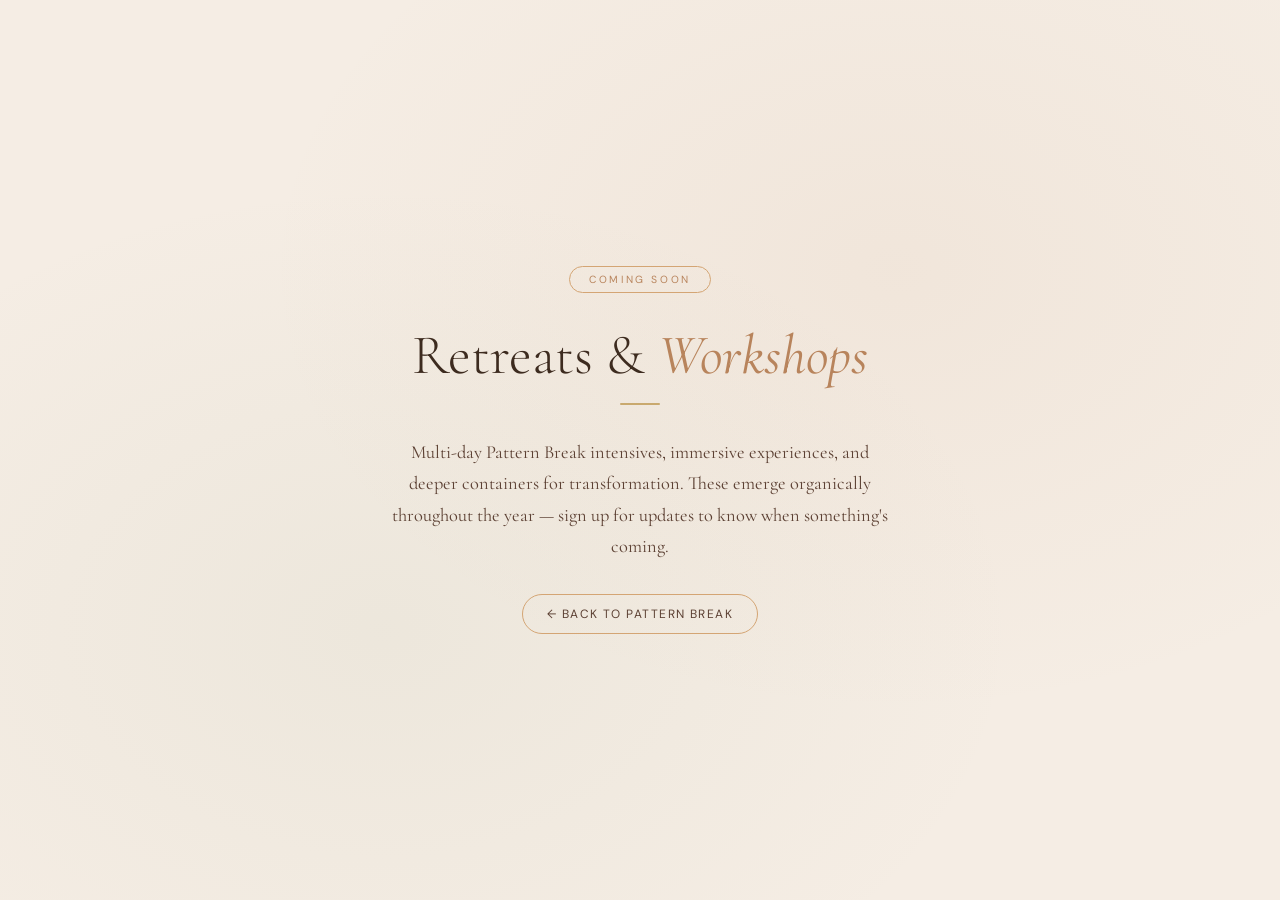
<file: retreats/index.html>
<!DOCTYPE html>
<html lang="en">
<head>
<meta charset="UTF-8">
<meta name="viewport" content="width=device-width, initial-scale=1.0">
<title>Retreats & Workshops — The Relational School</title>
<link href="https://fonts.googleapis.com/css2?family=Cormorant+Garamond:ital,wght@0,300;0,400;0,500;0,600;1,300;1,400&family=DM+Sans:ital,wght@0,300;0,400;0,500;1,300;1,400&display=swap" rel="stylesheet">
<style>
:root {
  --clay: #B8845C;
  --clay-light: #D4A574;
  --earth: #3D2B1F;
  --earth-soft: #5C4033;
  --cream: #F5EDE4;
  --gold-thread: #C9A96E;
  --gold-glow: rgba(201, 169, 110, 0.15);
}

* { margin: 0; padding: 0; box-sizing: border-box; }

body {
  font-family: 'DM Sans', sans-serif;
  background: var(--cream);
  color: var(--earth);
  min-height: 100vh;
  display: flex;
  flex-direction: column;
  align-items: center;
  justify-content: center;
  text-align: center;
  padding: 2rem;
  background:
    radial-gradient(ellipse at 30% 70%, rgba(139, 158, 124, 0.08) 0%, transparent 50%),
    radial-gradient(ellipse at 70% 30%, rgba(184, 132, 92, 0.07) 0%, transparent 50%),
    var(--cream);
}

.container {
  max-width: 500px;
}

.badge {
  display: inline-block;
  font-size: 0.65rem;
  letter-spacing: 0.25em;
  text-transform: uppercase;
  color: var(--clay);
  border: 1px solid var(--clay-light);
  padding: 0.4rem 1.2rem;
  border-radius: 100px;
  margin-bottom: 2rem;
}

h1 {
  font-family: 'Cormorant Garamond', serif;
  font-weight: 300;
  font-size: clamp(2.2rem, 6vw, 3.5rem);
  line-height: 1.1;
  color: var(--earth);
  margin-bottom: 1rem;
}

h1 em {
  color: var(--clay);
  font-style: italic;
  font-weight: 400;
}

p {
  font-family: 'Cormorant Garamond', serif;
  font-size: 1.15rem;
  color: var(--earth-soft);
  line-height: 1.7;
  margin-bottom: 2rem;
}

.gold-line {
  width: 40px;
  height: 2px;
  background: var(--gold-thread);
  margin: 0 auto 2rem;
  border-radius: 1px;
}

.back-link {
  display: inline-block;
  font-size: 0.75rem;
  letter-spacing: 0.12em;
  text-transform: uppercase;
  color: var(--earth-soft);
  text-decoration: none;
  padding: 0.7rem 1.5rem;
  border: 1px solid var(--clay-light);
  border-radius: 100px;
  transition: all 0.3s;
}

.back-link:hover {
  color: var(--earth);
  background: var(--gold-glow);
  border-color: var(--gold-thread);
}
</style>
</head>
<body>

<div class="container">
  <span class="badge">Coming Soon</span>
  <h1>Retreats & <em>Workshops</em></h1>
  <div class="gold-line"></div>
  <p>Multi-day Pattern Break intensives, immersive experiences, and deeper containers for transformation. These emerge organically throughout the year — sign up for updates to know when something's coming.</p>
  <a href="/therelationalschool/patternbreak/" class="back-link">← Back to Pattern Break</a>
</div>

</body>
</html>
</file>
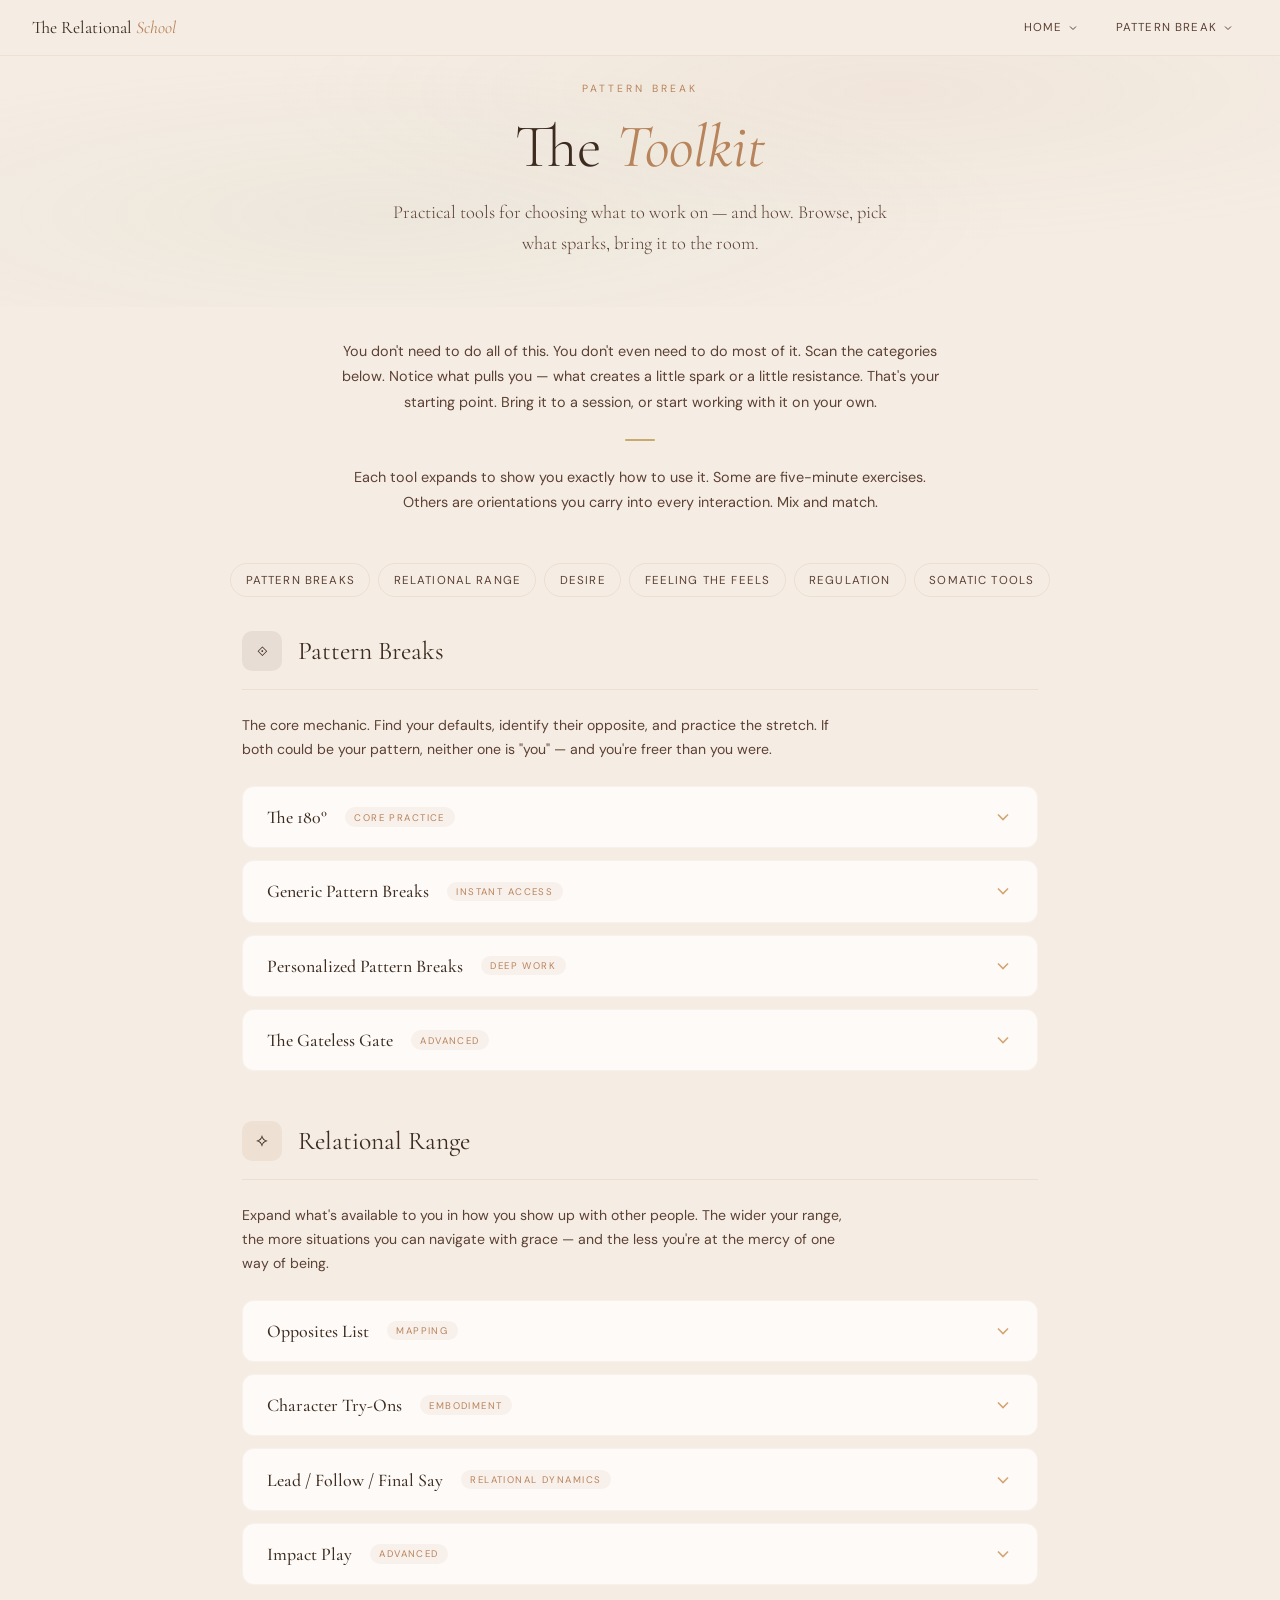
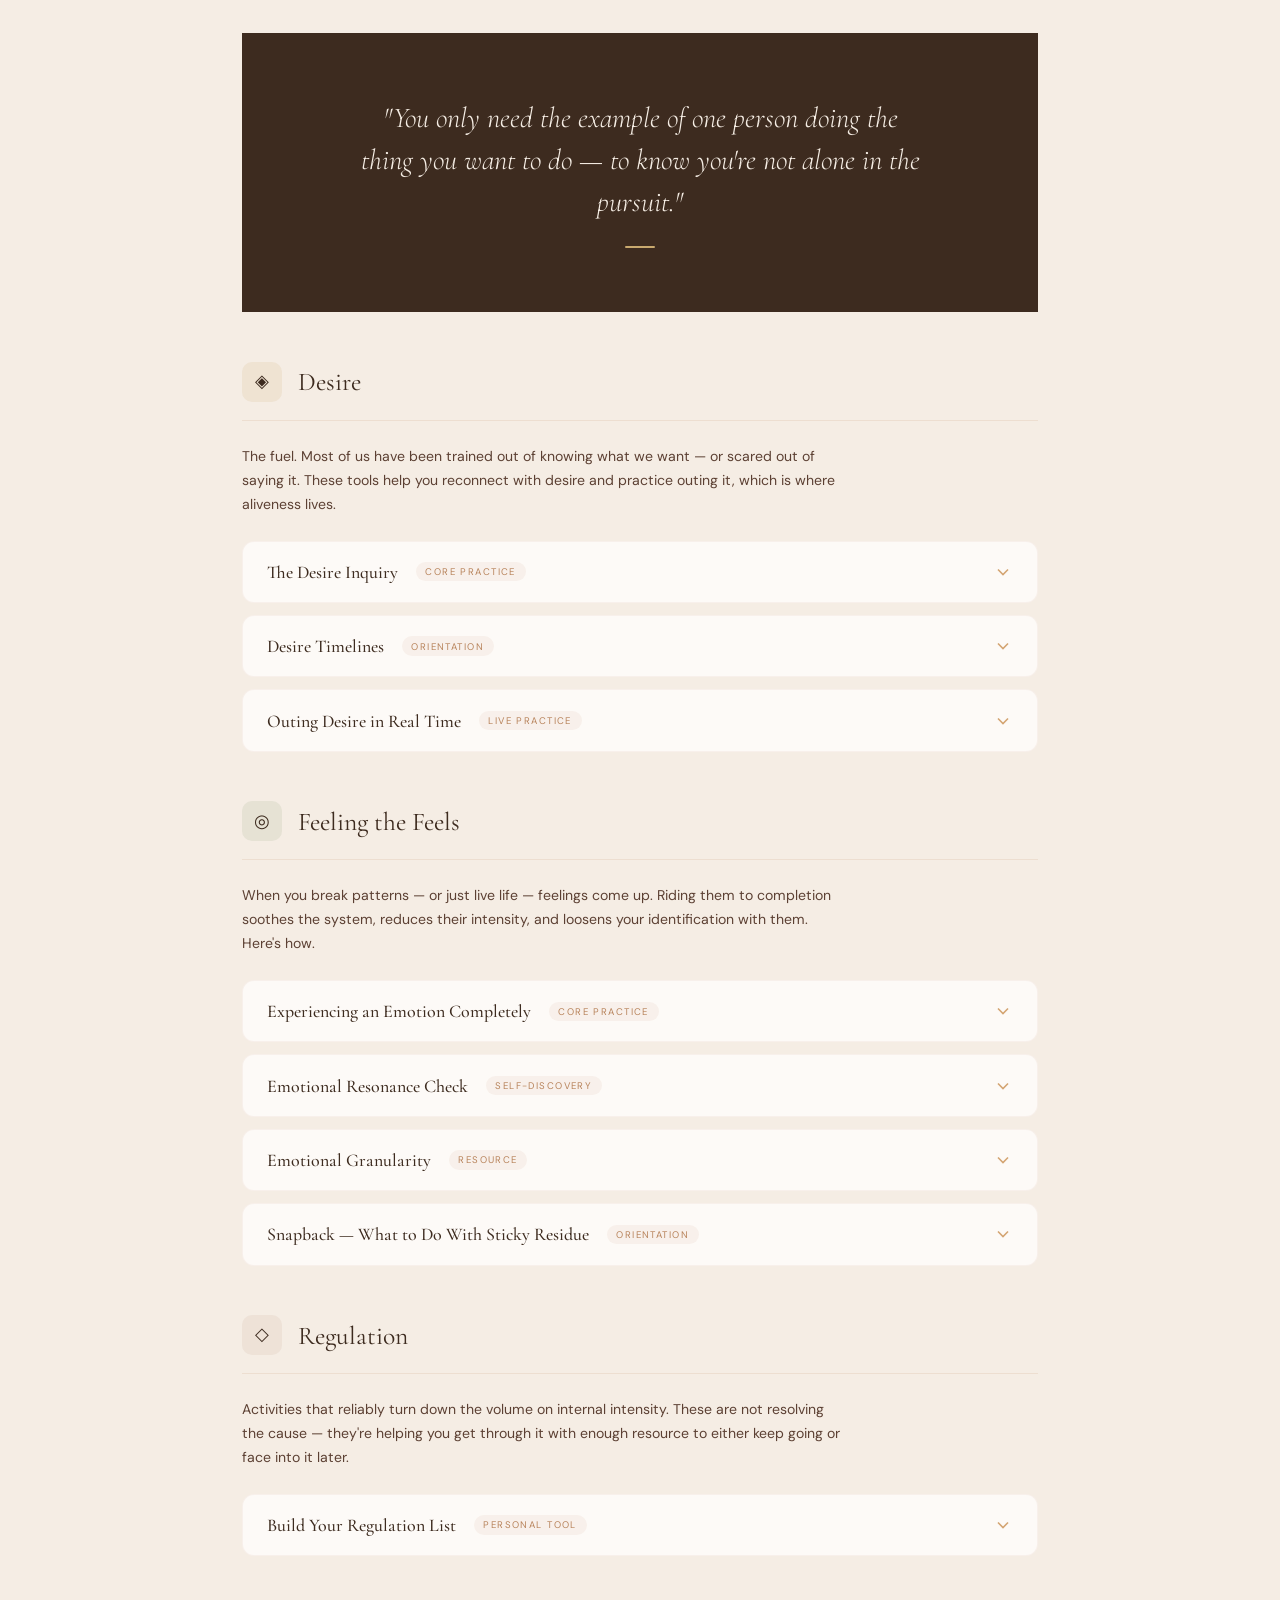
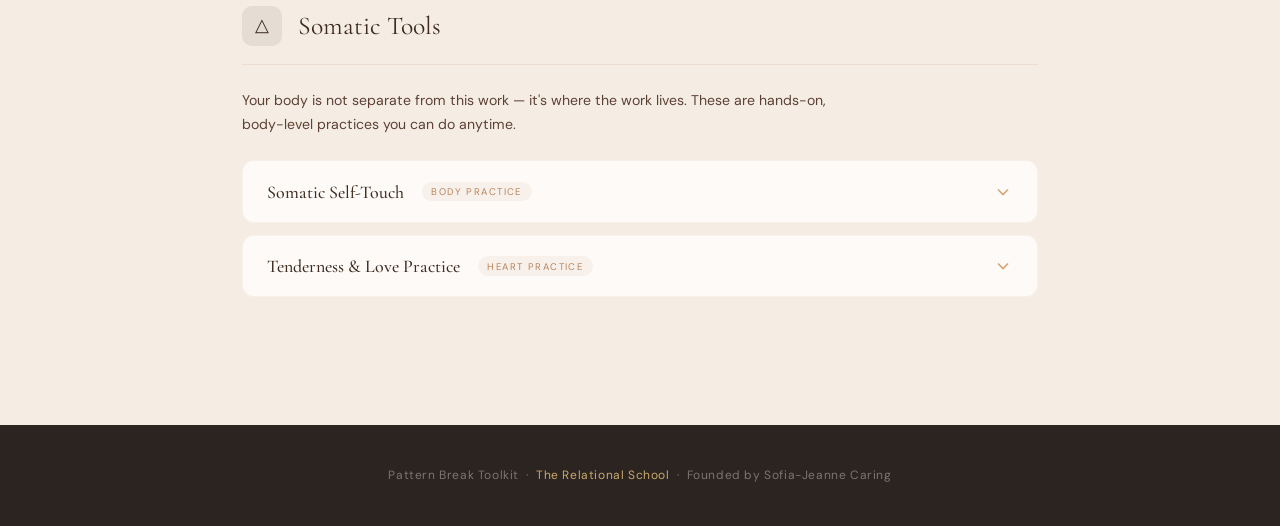
<file: toolkit/index.html>
<!DOCTYPE html>
<html lang="en">
<head>
<meta charset="UTF-8">
<meta name="viewport" content="width=device-width, initial-scale=1.0">
<title>The Toolkit — Pattern Break</title>
<link href="https://fonts.googleapis.com/css2?family=Cormorant+Garamond:ital,wght@0,300;0,400;0,500;0,600;1,300;1,400&family=DM+Sans:ital,wght@0,300;0,400;0,500;1,300;1,400&display=swap" rel="stylesheet">
<style>
  :root {
    --clay: #B8845C;
    --clay-light: #D4A574;
    --clay-dark: #8B5E3C;
    --earth: #3D2B1F;
    --earth-soft: #5C4033;
    --cream: #F5EDE4;
    --cream-warm: #EDE0D4;
    --sage: #8B9E7C;
    --sage-deep: #6B7F5C;
    --charcoal: #2C2420;
    --gold-thread: #C9A96E;
    --gold-glow: rgba(201, 169, 110, 0.15);
    --white: #FDFAF7;
  }

  * { margin: 0; padding: 0; box-sizing: border-box; }
  html { scroll-behavior: smooth; }

  body {
    font-family: 'DM Sans', sans-serif;
    background: var(--cream);
    color: var(--earth);
    line-height: 1.7;
    overflow-x: hidden;
  }

  /* === NAV BAR === */
  .nav-bar {
    position: fixed;
    top: 0;
    left: 0;
    right: 0;
    z-index: 1000;
    background: rgba(245, 237, 228, 0.95);
    backdrop-filter: blur(12px);
    -webkit-backdrop-filter: blur(12px);
    border-bottom: 1px solid rgba(184, 132, 92, 0.12);
    padding: 0 2rem;
    display: flex;
    justify-content: space-between;
    align-items: center;
    height: 56px;
  }

  .nav-brand {
    font-family: 'Cormorant Garamond', serif;
    font-size: 1.1rem;
    font-weight: 400;
    color: var(--earth);
    text-decoration: none;
  }

  .nav-brand em {
    color: var(--clay);
    font-style: italic;
  }

  .nav-menu {
    display: flex;
    gap: 0.5rem;
    list-style: none;
  }

  .nav-item {
    position: relative;
  }

  .nav-link {
    display: flex;
    align-items: center;
    gap: 0.3rem;
    font-size: 0.72rem;
    letter-spacing: 0.1em;
    text-transform: uppercase;
    color: var(--earth-soft);
    text-decoration: none;
    padding: 0.5rem 0.9rem;
    border-radius: 6px;
    transition: all 0.25s;
    cursor: pointer;
    background: none;
    border: none;
    font-family: 'DM Sans', sans-serif;
  }

  .nav-link:hover {
    color: var(--earth);
    background: var(--gold-glow);
  }

  .nav-link svg {
    width: 12px;
    height: 12px;
    transition: transform 0.25s;
  }

  .nav-item:hover .nav-link svg {
    transform: rotate(180deg);
  }

  .nav-dropdown {
    position: absolute;
    top: 100%;
    right: 0;
    min-width: 200px;
    background: var(--cream);
    border: 1px solid rgba(184, 132, 92, 0.15);
    border-radius: 10px;
    padding: 0.5rem;
    box-shadow: 0 8px 32px rgba(61, 43, 31, 0.12);
    opacity: 0;
    visibility: hidden;
    transform: translateY(8px);
    transition: all 0.25s;
  }

  .nav-item:hover .nav-dropdown {
    opacity: 1;
    visibility: visible;
    transform: translateY(0);
  }

  .nav-dropdown a {
    display: block;
    font-size: 0.8rem;
    color: var(--earth-soft);
    text-decoration: none;
    padding: 0.6rem 1rem;
    border-radius: 6px;
    transition: all 0.2s;
  }

  .nav-dropdown a:hover {
    color: var(--earth);
    background: var(--gold-glow);
  }

  .nav-dropdown .dropdown-label {
    font-size: 0.6rem;
    letter-spacing: 0.15em;
    text-transform: uppercase;
    color: var(--clay);
    padding: 0.5rem 1rem 0.3rem;
    pointer-events: none;
  }

  .nav-dropdown hr {
    border: none;
    border-top: 1px solid rgba(184, 132, 92, 0.1);
    margin: 0.4rem 0;
  }

  @media (max-width: 600px) {
    .nav-bar { padding: 0 1rem; }
    .nav-link { font-size: 0.65rem; padding: 0.4rem 0.6rem; }
    .nav-dropdown { min-width: 180px; right: -20px; }
  }

  /* === HEADER === */
  .page-header {
    padding: 5rem 2rem 3rem;
    text-align: center;
    background:
      radial-gradient(ellipse at 30% 70%, rgba(139, 158, 124, 0.08) 0%, transparent 50%),
      radial-gradient(ellipse at 70% 30%, rgba(184, 132, 92, 0.07) 0%, transparent 50%),
      var(--cream);
  }

  .page-header .label {
    font-size: 0.65rem;
    letter-spacing: 0.3em;
    text-transform: uppercase;
    color: var(--clay);
    margin-bottom: 1rem;
  }

  .page-header h1 {
    font-family: 'Cormorant Garamond', serif;
    font-weight: 300;
    font-size: clamp(2.2rem, 6vw, 3.8rem);
    line-height: 1.1;
    color: var(--earth);
    margin-bottom: 1rem;
  }
  .page-header h1 em { color: var(--clay); font-style: italic; font-weight: 400; }

  .page-header .subtitle {
    font-family: 'Cormorant Garamond', serif;
    font-size: 1.15rem;
    font-weight: 300;
    color: var(--earth-soft);
    max-width: 520px;
    margin: 0 auto;
  }

  /* === HOW TO USE === */
  .how-to-use {
    max-width: 680px;
    margin: 0 auto;
    padding: 2rem 2rem 3rem;
    text-align: center;
  }

  .how-to-use p {
    font-size: 0.9rem;
    color: var(--earth-soft);
    line-height: 1.75;
  }

  .how-to-use .gold-line {
    width: 30px;
    height: 2px;
    background: var(--gold-thread);
    margin: 1.5rem auto;
    border-radius: 1px;
  }

  /* === CATEGORY NAV === */
  .cat-nav {
    max-width: 900px;
    margin: 0 auto 2rem;
    padding: 0 2rem;
    display: flex;
    flex-wrap: wrap;
    gap: 0.5rem;
    justify-content: center;
  }

  .cat-nav a {
    font-size: 0.72rem;
    letter-spacing: 0.1em;
    text-transform: uppercase;
    color: var(--earth-soft);
    text-decoration: none;
    padding: 0.4rem 0.9rem;
    border-radius: 100px;
    border: 1px solid rgba(184, 132, 92, 0.15);
    transition: all 0.3s;
    white-space: nowrap;
  }
  .cat-nav a:hover {
    color: var(--earth);
    border-color: var(--gold-thread);
    background: var(--gold-glow);
  }

  /* === TOOLKIT SECTIONS === */
  .toolkit {
    max-width: 860px;
    margin: 0 auto;
    padding: 0 2rem 5rem;
  }

  .tool-category {
    margin-bottom: 3rem;
    scroll-margin-top: 5rem;
  }

  .tool-category-header {
    display: flex;
    align-items: center;
    gap: 1rem;
    margin-bottom: 1.5rem;
    padding-bottom: 1rem;
    border-bottom: 1px solid rgba(184, 132, 92, 0.15);
  }

  .cat-icon {
    width: 40px;
    height: 40px;
    border-radius: 10px;
    display: flex;
    align-items: center;
    justify-content: center;
    font-size: 1.1rem;
    flex-shrink: 0;
  }

  .cat-icon.earth { background: rgba(61, 43, 31, 0.08); }
  .cat-icon.clay { background: rgba(184, 132, 92, 0.12); }
  .cat-icon.sage { background: rgba(139, 158, 124, 0.15); }
  .cat-icon.gold { background: rgba(201, 169, 110, 0.15); }
  .cat-icon.rose { background: rgba(196, 160, 138, 0.15); }
  .cat-icon.deep { background: rgba(44, 36, 32, 0.08); }

  .tool-category-header h2 {
    font-family: 'Cormorant Garamond', serif;
    font-weight: 400;
    font-size: 1.6rem;
    color: var(--earth);
  }

  .cat-desc {
    font-size: 0.88rem;
    color: var(--earth-soft);
    margin-bottom: 1.5rem;
    max-width: 600px;
    line-height: 1.7;
  }

  /* === TOOL CARDS === */
  .tool-cards {
    display: flex;
    flex-direction: column;
    gap: 0.75rem;
  }

  .tool-card {
    background: var(--white);
    border: 1px solid rgba(184, 132, 92, 0.08);
    border-radius: 12px;
    overflow: hidden;
    transition: border-color 0.3s, box-shadow 0.3s;
  }

  .tool-card:hover {
    border-color: rgba(184, 132, 92, 0.18);
  }

  .tool-card-trigger {
    width: 100%;
    background: none;
    border: none;
    padding: 1.2rem 1.5rem;
    display: flex;
    justify-content: space-between;
    align-items: center;
    cursor: pointer;
    font-family: 'DM Sans', sans-serif;
    text-align: left;
  }

  .tool-card-trigger:hover { background: rgba(201, 169, 110, 0.04); }

  .tool-name {
    font-family: 'Cormorant Garamond', serif;
    font-weight: 500;
    font-size: 1.12rem;
    color: var(--earth);
  }

  .tool-tag {
    font-size: 0.6rem;
    letter-spacing: 0.15em;
    text-transform: uppercase;
    color: var(--clay);
    background: rgba(184, 132, 92, 0.08);
    padding: 0.2rem 0.6rem;
    border-radius: 100px;
    margin-left: 0.8rem;
    white-space: nowrap;
  }

  .tool-left {
    display: flex;
    align-items: center;
    flex-wrap: wrap;
    gap: 0.3rem;
  }

  .tool-chevron {
    width: 20px;
    height: 20px;
    color: var(--clay-light);
    transition: transform 0.3s;
    flex-shrink: 0;
  }

  .tool-card.open .tool-chevron {
    transform: rotate(180deg);
  }

  .tool-body {
    max-height: 0;
    overflow: hidden;
    transition: max-height 0.45s cubic-bezier(0.25, 0.46, 0.45, 0.94);
  }

  .tool-card.open .tool-body {
    max-height: 1200px;
  }

  .tool-content {
    padding: 0 1.5rem 1.5rem;
    border-top: 1px solid rgba(184, 132, 92, 0.06);
  }

  .tool-content p {
    font-size: 0.87rem;
    color: var(--earth-soft);
    line-height: 1.75;
    margin-top: 1rem;
  }

  .tool-content .steps {
    margin-top: 1rem;
    padding-left: 0;
    list-style: none;
    counter-reset: step;
  }

  .tool-content .steps li {
    counter-increment: step;
    font-size: 0.85rem;
    color: var(--earth-soft);
    line-height: 1.7;
    padding: 0.5rem 0 0.5rem 2.2rem;
    position: relative;
    border-bottom: 1px solid rgba(184, 132, 92, 0.05);
  }

  .tool-content .steps li:last-child { border-bottom: none; }

  .tool-content .steps li::before {
    content: counter(step);
    position: absolute;
    left: 0;
    top: 0.5rem;
    width: 22px;
    height: 22px;
    border-radius: 50%;
    background: rgba(201, 169, 110, 0.12);
    color: var(--clay-dark);
    font-size: 0.7rem;
    font-weight: 500;
    display: flex;
    align-items: center;
    justify-content: center;
  }

  .tool-content .prompt {
    background: rgba(201, 169, 110, 0.08);
    border-left: 3px solid var(--gold-thread);
    padding: 0.8rem 1.2rem;
    margin-top: 1rem;
    border-radius: 0 8px 8px 0;
    font-size: 0.85rem;
    color: var(--earth);
    font-style: italic;
    line-height: 1.6;
  }

  .tool-content .note {
    font-size: 0.8rem;
    color: var(--clay);
    margin-top: 0.8rem;
    font-style: italic;
  }

  /* === DARK INTERLUDE === */
  .interlude {
    background: var(--earth);
    padding: 4rem 2rem;
    text-align: center;
    margin: 2rem 0 3rem;
  }

  .interlude blockquote {
    font-family: 'Cormorant Garamond', serif;
    font-size: clamp(1.3rem, 3.5vw, 1.8rem);
    font-weight: 300;
    font-style: italic;
    color: var(--cream);
    max-width: 560px;
    margin: 0 auto;
    line-height: 1.45;
  }

  .interlude .gold-line {
    width: 30px;
    height: 2px;
    background: var(--gold-thread);
    margin: 1.5rem auto 0;
    border-radius: 1px;
  }

  /* === FOOTER === */
  footer {
    background: var(--charcoal);
    color: rgba(245, 237, 228, 0.4);
    text-align: center;
    padding: 2.5rem 2rem;
    font-size: 0.75rem;
    letter-spacing: 0.05em;
  }
  footer a { color: var(--gold-thread); text-decoration: none; }

  /* === ANIMATIONS === */
  .fade-in {
    opacity: 0;
    transform: translateY(20px);
    transition: opacity 0.7s, transform 0.7s cubic-bezier(0.25, 0.46, 0.45, 0.94);
  }
  .fade-in.visible {
    opacity: 1;
    transform: translateY(0);
  }

  /* === RESPONSIVE === */
  @media (max-width: 600px) {
    .tool-card-trigger { padding: 1rem 1.2rem; }
    .tool-content { padding: 0 1.2rem 1.2rem; }
    .cat-nav { gap: 0.4rem; }
    .cat-nav a { font-size: 0.65rem; padding: 0.3rem 0.7rem; }
  }
</style>
</head>
<body>

<!-- NAV BAR -->
<nav class="nav-bar">
  <a href="/therelationalschool/" class="nav-brand">The Relational <em>School</em></a>
  <ul class="nav-menu">
    <li class="nav-item">
      <button class="nav-link">
        Home
        <svg viewBox="0 0 24 24" fill="none" stroke="currentColor" stroke-width="2"><polyline points="6 9 12 15 18 9"></polyline></svg>
      </button>
      <div class="nav-dropdown">
        <div class="dropdown-label">Sections</div>
        <a href="/therelationalschool/#about">About</a>
        <a href="/therelationalschool/#offerings">What I Offer</a>
        <a href="/therelationalschool/#testimonials">Testimonials</a>
        <a href="/therelationalschool/#faq">FAQ</a>
        <a href="/therelationalschool/#contact">Contact</a>
      </div>
    </li>
    <li class="nav-item">
      <button class="nav-link">
        Pattern Break
        <svg viewBox="0 0 24 24" fill="none" stroke="currentColor" stroke-width="2"><polyline points="6 9 12 15 18 9"></polyline></svg>
      </button>
      <div class="nav-dropdown">
        <a href="/therelationalschool/patternbreak/#about">What Is This?</a>
        <a href="/therelationalschool/patternbreak/#who">Who Is This For?</a>
        <a href="/therelationalschool/patternbreak/#first-session">Your First Session</a>
        <a href="/therelationalschool/patternbreak/#practice">What You'll Practice</a>
        <hr>
        <a href="/therelationalschool/toolkit/">The Toolkit</a>
        <a href="#">Register (Coming Soon)</a>
      </div>
    </li>
  </ul>
</nav>

<!-- HEADER -->
<div class="page-header">
  <div class="label">Pattern Break</div>
  <h1>The <em>Toolkit</em></h1>
  <p class="subtitle">Practical tools for choosing what to work on — and how. Browse, pick what sparks, bring it to the room.</p>
</div>

<!-- HOW TO USE -->
<div class="how-to-use fade-in">
  <p>You don't need to do all of this. You don't even need to do most of it. Scan the categories below. Notice what pulls you — what creates a little spark or a little resistance. That's your starting point. Bring it to a session, or start working with it on your own.</p>
  <div class="gold-line"></div>
  <p>Each tool expands to show you exactly how to use it. Some are five-minute exercises. Others are orientations you carry into every interaction. Mix and match.</p>
</div>

<!-- JUMP NAV -->
<div class="cat-nav fade-in">
  <a href="#pattern-breaks">Pattern Breaks</a>
  <a href="#relational-range">Relational Range</a>
  <a href="#desire">Desire</a>
  <a href="#feeling-feels">Feeling the Feels</a>
  <a href="#regulation">Regulation</a>
  <a href="#somatic">Somatic Tools</a>
</div>

<!-- TOOLKIT -->
<div class="toolkit">

  <!-- ===== PATTERN BREAKS ===== -->
  <div class="tool-category fade-in" id="pattern-breaks">
    <div class="tool-category-header">
      <div class="cat-icon earth">⟐</div>
      <h2>Pattern Breaks</h2>
    </div>
    <p class="cat-desc">The core mechanic. Find your defaults, identify their opposite, and practice the stretch. If both could be your pattern, neither one is "you" — and you're freer than you were.</p>

    <div class="tool-cards">

      <div class="tool-card">
        <button class="tool-card-trigger" onclick="toggleCard(this)">
          <div class="tool-left">
            <span class="tool-name">The 180°</span>
            <span class="tool-tag">Core Practice</span>
          </div>
          <svg class="tool-chevron" viewBox="0 0 24 24" fill="none" stroke="currentColor" stroke-width="2"><polyline points="6 9 12 15 18 9"></polyline></svg>
        </button>
        <div class="tool-body">
          <div class="tool-content">
            <p>The foundational move. You identify a default way you show up, then practice its exact opposite — not to replace one with the other, but to see that <em>neither</em> is fixed. When you can do both, the pattern loses its grip.</p>
            <ol class="steps">
              <li>Name a default: "I'm the one who stays quiet." "I always take care of everyone." "I never ask for what I want."</li>
              <li>Identify the 180°: What's the exact opposite? "I speak first." "I let others take care of me." "I state my desire out loud."</li>
              <li>Imagine doing it. Let yourself feel the discomfort, the resistance, the "that's not me" reaction.</li>
              <li>Role play it with a practice buddy. Start small and safe.</li>
              <li>Increase the intensity. Practice it guerrilla-style in low-stakes real situations.</li>
              <li>Bring it into the room. Use it when the situation calls for it.</li>
              <li>Keep it as a tool — not a new identity, but an available choice.</li>
            </ol>
            <div class="prompt">Ask yourself: "How would someone describe me?" Then ask: "What's the opposite of each of those things?"</div>
          </div>
        </div>
      </div>

      <div class="tool-card">
        <button class="tool-card-trigger" onclick="toggleCard(this)">
          <div class="tool-left">
            <span class="tool-name">Generic Pattern Breaks</span>
            <span class="tool-tag">Instant Access</span>
          </div>
          <svg class="tool-chevron" viewBox="0 0 24 24" fill="none" stroke="currentColor" stroke-width="2"><polyline points="6 9 12 15 18 9"></polyline></svg>
        </button>
        <div class="tool-body">
          <div class="tool-content">
            <p>When you're stuck and don't know which direction to go, any disruption will do. These are pattern breaks you can use right now, without any self-knowledge required. The point isn't the action — it's the interruption of the automatic.</p>
            <ol class="steps">
              <li>Put your finger up your nose. (Seriously. It's a pattern break. The absurdity is the point.)</li>
              <li>Do something from <em>Everything Everywhere All At Once</em> — anything strange, non-sequitur, silly, out of character.</li>
              <li>Say the thing you least want to say out loud.</li>
              <li>Move your body in a way that doesn't match the emotion you're in.</li>
            </ol>
            <p class="note">These work because they break the trance of "this is just how it is." Once the trance breaks, you can choose.</p>
          </div>
        </div>
      </div>

      <div class="tool-card">
        <button class="tool-card-trigger" onclick="toggleCard(this)">
          <div class="tool-left">
            <span class="tool-name">Personalized Pattern Breaks</span>
            <span class="tool-tag">Deep Work</span>
          </div>
          <svg class="tool-chevron" viewBox="0 0 24 24" fill="none" stroke="currentColor" stroke-width="2"><polyline points="6 9 12 15 18 9"></polyline></svg>
        </button>
        <div class="tool-body">
          <div class="tool-content">
            <p>These require knowing yourself — or at least being willing to look. You're identifying the specific places where <em>you</em> are stuck, and designing specific interventions.</p>
            <ol class="steps">
              <li>Identify your defaults or "stuck" places. Ask a trusted person: "What do you think I should change?" or ask yourself: "What isn't working for me anymore?"</li>
              <li>Name them clearly: "I always defer." "I get defensive when challenged." "I disappear when things get intense."</li>
              <li>Find the 180° of each one.</li>
              <li>Practice the 180° through the escalation ladder: imagine → role play → low-stakes real life → bring it to the room.</li>
              <li>Integrate: this isn't your new personality. It's a tool in the belt for the jobs it's needed for.</li>
            </ol>
          </div>
        </div>
      </div>

      <div class="tool-card">
        <button class="tool-card-trigger" onclick="toggleCard(this)">
          <div class="tool-left">
            <span class="tool-name">The Gateless Gate</span>
            <span class="tool-tag">Advanced</span>
          </div>
          <svg class="tool-chevron" viewBox="0 0 24 24" fill="none" stroke="currentColor" stroke-width="2"><polyline points="6 9 12 15 18 9"></polyline></svg>
        </button>
        <div class="tool-body">
          <div class="tool-content">
            <p>A more advanced orientation. When you practice enough 180°s, you start to see that your personality is a collection of patterns you've identified with. Once you see this clearly, you no longer need to either obey the patterns or rebel against them. You just do what the situation calls for.</p>
            <div class="prompt">The pattern might say you should be angry, but it's obvious that anger isn't the useful response — so you just don't. Not because you're suppressing. Because you're not identified with it anymore.</div>
            <p>This often emerges naturally from committed practice. You can't skip to it, but you can recognize when you're there.</p>
          </div>
        </div>
      </div>

    </div>
  </div>

  <!-- ===== RELATIONAL RANGE ===== -->
  <div class="tool-category fade-in" id="relational-range">
    <div class="tool-category-header">
      <div class="cat-icon clay">⟡</div>
      <h2>Relational Range</h2>
    </div>
    <p class="cat-desc">Expand what's available to you in how you show up with other people. The wider your range, the more situations you can navigate with grace — and the less you're at the mercy of one way of being.</p>

    <div class="tool-cards">

      <div class="tool-card">
        <button class="tool-card-trigger" onclick="toggleCard(this)">
          <div class="tool-left">
            <span class="tool-name">Opposites List</span>
            <span class="tool-tag">Mapping</span>
          </div>
          <svg class="tool-chevron" viewBox="0 0 24 24" fill="none" stroke="currentColor" stroke-width="2"><polyline points="6 9 12 15 18 9"></polyline></svg>
        </button>
        <div class="tool-body">
          <div class="tool-content">
            <p>Make a list of qualities you default to, and their opposites. This becomes your personal training menu — a map of the edges where growth lives.</p>
            <div class="prompt">
              Quiet ↔ Loud &nbsp;·&nbsp; Leading ↔ Following &nbsp;·&nbsp; Accommodating ↔ Demanding &nbsp;·&nbsp; Gentle ↔ Fierce &nbsp;·&nbsp; Certain ↔ Uncertain &nbsp;·&nbsp; Visible ↔ Hidden &nbsp;·&nbsp; Serious ↔ Playful &nbsp;·&nbsp; Controlling ↔ Surrendered
            </div>
            <p class="note">Pick one pair per session. Practice the side you rarely inhabit.</p>
          </div>
        </div>
      </div>

      <div class="tool-card">
        <button class="tool-card-trigger" onclick="toggleCard(this)">
          <div class="tool-left">
            <span class="tool-name">Character Try-Ons</span>
            <span class="tool-tag">Embodiment</span>
          </div>
          <svg class="tool-chevron" viewBox="0 0 24 24" fill="none" stroke="currentColor" stroke-width="2"><polyline points="6 9 12 15 18 9"></polyline></svg>
        </button>
        <div class="tool-body">
          <div class="tool-content">
            <p>Pick a character — from a movie, a book, someone you admire, an archetype — and try being them. Not performing. <em>Inhabiting</em>. Feel what it's like to move through the world with their qualities available to you.</p>
            <ol class="steps">
              <li>Choose someone whose way of being fascinates or intimidates you.</li>
              <li>Identify 2-3 specific qualities they embody that you don't (yet).</li>
              <li>In a session or conversation, let those qualities move through you. How would they respond? What would they say? How would they hold their body?</li>
              <li>Notice what shifts in how people respond to you.</li>
            </ol>
            <p class="note">If the character you're drawn to is someone whose power scares you — that's gold. That's probably the edge you need.</p>
          </div>
        </div>
      </div>

      <div class="tool-card">
        <button class="tool-card-trigger" onclick="toggleCard(this)">
          <div class="tool-left">
            <span class="tool-name">Lead / Follow / Final Say</span>
            <span class="tool-tag">Relational Dynamics</span>
          </div>
          <svg class="tool-chevron" viewBox="0 0 24 24" fill="none" stroke="currentColor" stroke-width="2"><polyline points="6 9 12 15 18 9"></polyline></svg>
        </button>
        <div class="tool-body">
          <div class="tool-content">
            <p>In any interaction, there's a dance of who leads, who follows, and who has final say. Most of us default to one position. The practice is learning to move fluidly between all three.</p>
            <ol class="steps">
              <li>Notice your default: Do you typically lead? Follow? Defer on the final call? Take it?</li>
              <li>In your next interaction, consciously choose the opposite position.</li>
              <li>Practice leading when you normally follow — make proposals, set direction, take up space.</li>
              <li>Practice following when you normally lead — let someone else's idea carry, support their vision, let go of control.</li>
              <li>Practice having final say when you normally defer — or practice releasing final say when you normally hold it.</li>
            </ol>
            <div class="prompt">The question isn't "which am I?" but "which do I have access to right now, and which am I afraid of?"</div>
          </div>
        </div>
      </div>

      <div class="tool-card">
        <button class="tool-card-trigger" onclick="toggleCard(this)">
          <div class="tool-left">
            <span class="tool-name">Impact Play</span>
            <span class="tool-tag">Advanced</span>
          </div>
          <svg class="tool-chevron" viewBox="0 0 24 24" fill="none" stroke="currentColor" stroke-width="2"><polyline points="6 9 12 15 18 9"></polyline></svg>
        </button>
        <div class="tool-body">
          <div class="tool-content">
            <p>Consciously practicing the impact you have on another person. Not manipulating — experimenting, with their knowledge and consent. Can you make someone feel safe? Seen? Challenged? Delighted? Can you do it on purpose?</p>
            <ol class="steps">
              <li>Choose an impact you want to practice creating (e.g., warmth, groundedness, challenge, playfulness).</li>
              <li>Notice what you do — voice, body, eye contact, words, pacing — when you're going for that impact.</li>
              <li>Ask the other person: "What impact am I actually having on you?" The gap between your intent and their experience is where the learning lives.</li>
              <li>Adjust. Try again. Develop fluency.</li>
            </ol>
          </div>
        </div>
      </div>

    </div>
  </div>

  <!-- INTERLUDE -->
  <div class="interlude fade-in">
    <blockquote>"You only need the example of one person doing the thing you want to do — to know you're not alone in the pursuit."</blockquote>
    <div class="gold-line"></div>
  </div>

  <!-- ===== DESIRE ===== -->
  <div class="tool-category fade-in" id="desire">
    <div class="tool-category-header">
      <div class="cat-icon gold">◈</div>
      <h2>Desire</h2>
    </div>
    <p class="cat-desc">The fuel. Most of us have been trained out of knowing what we want — or scared out of saying it. These tools help you reconnect with desire and practice outing it, which is where aliveness lives.</p>

    <div class="tool-cards">

      <div class="tool-card">
        <button class="tool-card-trigger" onclick="toggleCard(this)">
          <div class="tool-left">
            <span class="tool-name">The Desire Inquiry</span>
            <span class="tool-tag">Core Practice</span>
          </div>
          <svg class="tool-chevron" viewBox="0 0 24 24" fill="none" stroke="currentColor" stroke-width="2"><polyline points="6 9 12 15 18 9"></polyline></svg>
        </button>
        <div class="tool-body">
          <div class="tool-content">
            <p>A structured way to dig into what you want when you come up blank. Desire isn't always loud. Sometimes you have to sneak up on it.</p>
            <div class="prompt">"What do I want?" → blank? → "What do I want more than I want to put my finger up my nose?" → keep going. Choose a random starting point and ask what you'd want <em>more</em> than that. Keep raising the bar until something lands.</div>
            <ol class="steps">
              <li>Ask: "What do I want?" and wait. Really wait.</li>
              <li>If blank: use the "more than" ladder. Pick something absurd and ask what you'd want more.</li>
              <li>Ask: "In what areas do I already know exactly what I want? What does that clarity feel like?" Look for that same feeling elsewhere.</li>
              <li>Ask: "What would it feel like to <em>know</em> what I wanted?" Can you feel that right now?</li>
              <li>Ask: "What do I want that I'm scared to own? What's the bad thing I think would happen if I said it?"</li>
            </ol>
          </div>
        </div>
      </div>

      <div class="tool-card">
        <button class="tool-card-trigger" onclick="toggleCard(this)">
          <div class="tool-left">
            <span class="tool-name">Desire Timelines</span>
            <span class="tool-tag">Orientation</span>
          </div>
          <svg class="tool-chevron" viewBox="0 0 24 24" fill="none" stroke="currentColor" stroke-width="2"><polyline points="6 9 12 15 18 9"></polyline></svg>
        </button>
        <div class="tool-body">
          <div class="tool-content">
            <p>Desire operates at different time horizons. Zoom in and out. Sometimes the daily want reveals the decade want, and sometimes it's the reverse.</p>
            <div class="prompt">What do I want today? This week? This month? This quarter? This year? In five years? In ten? In twenty?</div>
            <p>Don't force answers. Some timelines will feel alive and some will feel blank. The blank ones are interesting too.</p>
          </div>
        </div>
      </div>

      <div class="tool-card">
        <button class="tool-card-trigger" onclick="toggleCard(this)">
          <div class="tool-left">
            <span class="tool-name">Outing Desire in Real Time</span>
            <span class="tool-tag">Live Practice</span>
          </div>
          <svg class="tool-chevron" viewBox="0 0 24 24" fill="none" stroke="currentColor" stroke-width="2"><polyline points="6 9 12 15 18 9"></polyline></svg>
        </button>
        <div class="tool-body">
          <div class="tool-content">
            <p>The practice of saying what you want <em>while you're with other people</em>. Not after. Not in your journal. Right then. This is what makes Pattern Break different from solo work — the real-time risk of being known.</p>
            <ol class="steps">
              <li>In a session, notice when you want something — attention, connection, challenge, to be left alone, to be held, to play.</li>
              <li>Say it out loud. "I want…" "I'm noticing I want…" "What I actually want right now is…"</li>
              <li>Notice what happens in your body when you say it. Notice what happens between you and the other person.</li>
              <li>Repeat. The practice is the repetition, not the perfection.</li>
            </ol>
          </div>
        </div>
      </div>

    </div>
  </div>

  <!-- ===== FEELING THE FEELS ===== -->
  <div class="tool-category fade-in" id="feeling-feels">
    <div class="tool-category-header">
      <div class="cat-icon sage">◎</div>
      <h2>Feeling the Feels</h2>
    </div>
    <p class="cat-desc">When you break patterns — or just live life — feelings come up. Riding them to completion soothes the system, reduces their intensity, and loosens your identification with them. Here's how.</p>

    <div class="tool-cards">

      <div class="tool-card">
        <button class="tool-card-trigger" onclick="toggleCard(this)">
          <div class="tool-left">
            <span class="tool-name">Experiencing an Emotion Completely</span>
            <span class="tool-tag">Core Practice</span>
          </div>
          <svg class="tool-chevron" viewBox="0 0 24 24" fill="none" stroke="currentColor" stroke-width="2"><polyline points="6 9 12 15 18 9"></polyline></svg>
        </button>
        <div class="tool-body">
          <div class="tool-content">
            <ol class="steps">
              <li><strong>Let it arise.</strong> Get in touch with the feeling. Don't chase it — let it find you.</li>
              <li><strong>Allow it to move.</strong> Emotions want to complete themselves. Give them space — through verbal expression, letting the feeling flow, body movement, or facial expression.</li>
              <li><strong>Don't stop early.</strong> The temptation is to cut it off when it peaks. Stay with it. It will crest and begin to dissolve on its own.</li>
              <li><strong>Notice the aftermath.</strong> What's here now? Often something quieter, clearer, and more true than the emotion itself.</li>
            </ol>
          </div>
        </div>
      </div>

      <div class="tool-card">
        <button class="tool-card-trigger" onclick="toggleCard(this)">
          <div class="tool-left">
            <span class="tool-name">Emotional Resonance Check</span>
            <span class="tool-tag">Self-Discovery</span>
          </div>
          <svg class="tool-chevron" viewBox="0 0 24 24" fill="none" stroke="currentColor" stroke-width="2"><polyline points="6 9 12 15 18 9"></polyline></svg>
        </button>
        <div class="tool-body">
          <div class="tool-content">
            <p>A way to find your feelings when you don't know what you're feeling. You try on labels and feel for resonance — like tuning a radio.</p>
            <ol class="steps">
              <li>Say "I feel ___" out loud (or internally), trying different words: sad, angry, scared, excited, numb, relieved, lonely, tender…</li>
              <li>Wait after each one. Does it land in your body, or bounce off?</li>
              <li>When something resonates — even slightly — notice <em>where</em> in your body you checked. That's one of the places feelings live in you.</li>
              <li>Look into that place. What else is there?</li>
            </ol>
            <p class="note">Numb, blank, and empty are all feelings. They often function as protectors — keeping you from what's underneath. Be patient with them.</p>
          </div>
        </div>
      </div>

      <div class="tool-card">
        <button class="tool-card-trigger" onclick="toggleCard(this)">
          <div class="tool-left">
            <span class="tool-name">Emotional Granularity</span>
            <span class="tool-tag">Resource</span>
          </div>
          <svg class="tool-chevron" viewBox="0 0 24 24" fill="none" stroke="currentColor" stroke-width="2"><polyline points="6 9 12 15 18 9"></polyline></svg>
        </button>
        <div class="tool-body">
          <div class="tool-content">
            <p>The more precisely you can name what you feel, the more agency you have. "Bad" is a start. "Disappointed and a little resentful because I expected more from myself" gives you something to actually work with.</p>
            <ol class="steps">
              <li>Use a feelings/sensations list to expand your vocabulary. The <a href="https://www.hoffmaninstitute.org/wp-content/uploads/Practices-FeelingsSensations.pdf" target="_blank" style="color: var(--clay); text-decoration: underline;">Hoffman Institute list</a> is excellent.</li>
              <li>Try the <strong>How We Feel</strong> app (iOS + Android) for daily practice.</li>
              <li>When you notice a feeling, try to get more specific: not just "anxious" but "chest-tight, buzzy, anticipatory dread with a hint of excitement underneath."</li>
            </ol>
            <p class="note">If you're new to this, work through it with someone — a friend, therapist, coach, or even a supportive AI companion.</p>
          </div>
        </div>
      </div>

      <div class="tool-card">
        <button class="tool-card-trigger" onclick="toggleCard(this)">
          <div class="tool-left">
            <span class="tool-name">Snapback — What to Do With Sticky Residue</span>
            <span class="tool-tag">Orientation</span>
          </div>
          <svg class="tool-chevron" viewBox="0 0 24 24" fill="none" stroke="currentColor" stroke-width="2"><polyline points="6 9 12 15 18 9"></polyline></svg>
        </button>
        <div class="tool-body">
          <div class="tool-content">
            <p>Sometimes you regulate and the feeling passes — just a cloud in the sky. But sometimes emotional residue sticks. You're still <em>believing</em> the feeling: "I feel hopeless, so there must be no hope." That's identification.</p>
            <p>Two options when this happens:</p>
            <ol class="steps">
              <li><strong>Regulate harder.</strong> Use your regulation tools until you have enough resource to face what's underneath. There's no shame in this — it's strategic.</li>
              <li><strong>Face into it.</strong> If you have the tools, support, and capacity — go to the root. What belief is the feeling sitting on? What does it mean about you? Resolve <em>that</em>, and the feeling loses its stickiness.</li>
            </ol>
            <div class="prompt">Common core patterns: Fear ("What's the bad thing you think would happen?") · Rejection/Inadequacy (not trying because you're afraid to fail) · Hopelessness (not trying because you believe it won't work) · Helplessness ("I don't know how, I can't")</div>
          </div>
        </div>
      </div>

    </div>
  </div>

  <!-- ===== REGULATION ===== -->
  <div class="tool-category fade-in" id="regulation">
    <div class="tool-category-header">
      <div class="cat-icon rose">◇</div>
      <h2>Regulation</h2>
    </div>
    <p class="cat-desc">Activities that reliably turn down the volume on internal intensity. These are not resolving the cause — they're helping you get through it with enough resource to either keep going or face into it later.</p>

    <div class="tool-cards">

      <div class="tool-card">
        <button class="tool-card-trigger" onclick="toggleCard(this)">
          <div class="tool-left">
            <span class="tool-name">Build Your Regulation List</span>
            <span class="tool-tag">Personal Tool</span>
          </div>
          <svg class="tool-chevron" viewBox="0 0 24 24" fill="none" stroke="currentColor" stroke-width="2"><polyline points="6 9 12 15 18 9"></polyline></svg>
        </button>
        <div class="tool-body">
          <div class="tool-content">
            <p>Create two lists. Be honest with both.</p>
            <ol class="steps">
              <li><strong>Healthy regulation:</strong> activities that reduce your activation without negative side effects. Walking, cold water, breathwork, cooking, dancing, calling a friend, journaling, cleaning, being in nature.</li>
              <li><strong>Unhealthy regulation:</strong> activities that reduce activation but cost you something. Scrolling, substances, overworking, isolating, binge eating, numbing out. These aren't "bad" — they're information. Notice when you reach for them and what they're substituting for.</li>
              <li>Keep both lists visible. When you're activated, you rarely have the bandwidth to think of what to do — the list does the thinking for you.</li>
            </ol>
          </div>
        </div>
      </div>

    </div>
  </div>

  <!-- ===== SOMATIC TOOLS ===== -->
  <div class="tool-category fade-in" id="somatic">
    <div class="tool-category-header">
      <div class="cat-icon deep">△</div>
      <h2>Somatic Tools</h2>
    </div>
    <p class="cat-desc">Your body is not separate from this work — it's where the work lives. These are hands-on, body-level practices you can do anytime.</p>

    <div class="tool-cards">

      <div class="tool-card">
        <button class="tool-card-trigger" onclick="toggleCard(this)">
          <div class="tool-left">
            <span class="tool-name">Somatic Self-Touch</span>
            <span class="tool-tag">Body Practice</span>
          </div>
          <svg class="tool-chevron" viewBox="0 0 24 24" fill="none" stroke="currentColor" stroke-width="2"><polyline points="6 9 12 15 18 9"></polyline></svg>
        </button>
        <div class="tool-body">
          <div class="tool-content">
            <p>Physical touch that helps your nervous system settle. These are co-regulation moves you can do solo.</p>
            <ol class="steps">
              <li><strong>Face:</strong> Cup your cheeks. Hand to forehead. Hand to lips. Hands on the sides of the neck.</li>
              <li><strong>Hold:</strong> Self-hug — wrap your arms around yourself. Hold your own sides.</li>
              <li><strong>Soothe:</strong> Gently brush your legs with your hands. Apply gentle pressure or tender touch wherever feels right.</li>
              <li><strong>Contain:</strong> Place a hand on your chest and one on your belly. Feel the containment of your own hands.</li>
            </ol>
          </div>
        </div>
      </div>

      <div class="tool-card">
        <button class="tool-card-trigger" onclick="toggleCard(this)">
          <div class="tool-left">
            <span class="tool-name">Tenderness & Love Practice</span>
            <span class="tool-tag">Heart Practice</span>
          </div>
          <svg class="tool-chevron" viewBox="0 0 24 24" fill="none" stroke="currentColor" stroke-width="2"><polyline points="6 9 12 15 18 9"></polyline></svg>
        </button>
        <div class="tool-body">
          <div class="tool-content">
            <ol class="steps">
              <li>Imagine someone you love. Let the feeling of caring for them arise.</li>
              <li>Imagine someone who loves you. Let the feeling of being cared for arise.</li>
              <li>Feel the feeling of love itself — not directed at anyone, just the quality of it.</li>
              <li>Direct it toward yourself. Toward the parts of you that are afraid, stuck, or hurting.</li>
            </ol>
            <p class="note">This isn't about manufacturing emotion. It's about finding what's already there and letting it reach the places that need it.</p>
          </div>
        </div>
      </div>

    </div>
  </div>

</div>

<!-- FOOTER -->
<footer>
  <p>Pattern Break Toolkit &nbsp;·&nbsp; <a href="#">The Relational School</a> &nbsp;·&nbsp; Founded by Sofia-Jeanne Caring</p>
</footer>

<script>
  // Toggle accordion cards
  function toggleCard(trigger) {
    const card = trigger.closest('.tool-card');
    card.classList.toggle('open');
  }

  // Fade-in on scroll
  const observer = new IntersectionObserver((entries) => {
    entries.forEach(entry => {
      if (entry.isIntersecting) entry.target.classList.add('visible');
    });
  }, { threshold: 0.08, rootMargin: '0px 0px -30px 0px' });
  document.querySelectorAll('.fade-in').forEach(el => observer.observe(el));
</script>

</body>
</html>
</file>
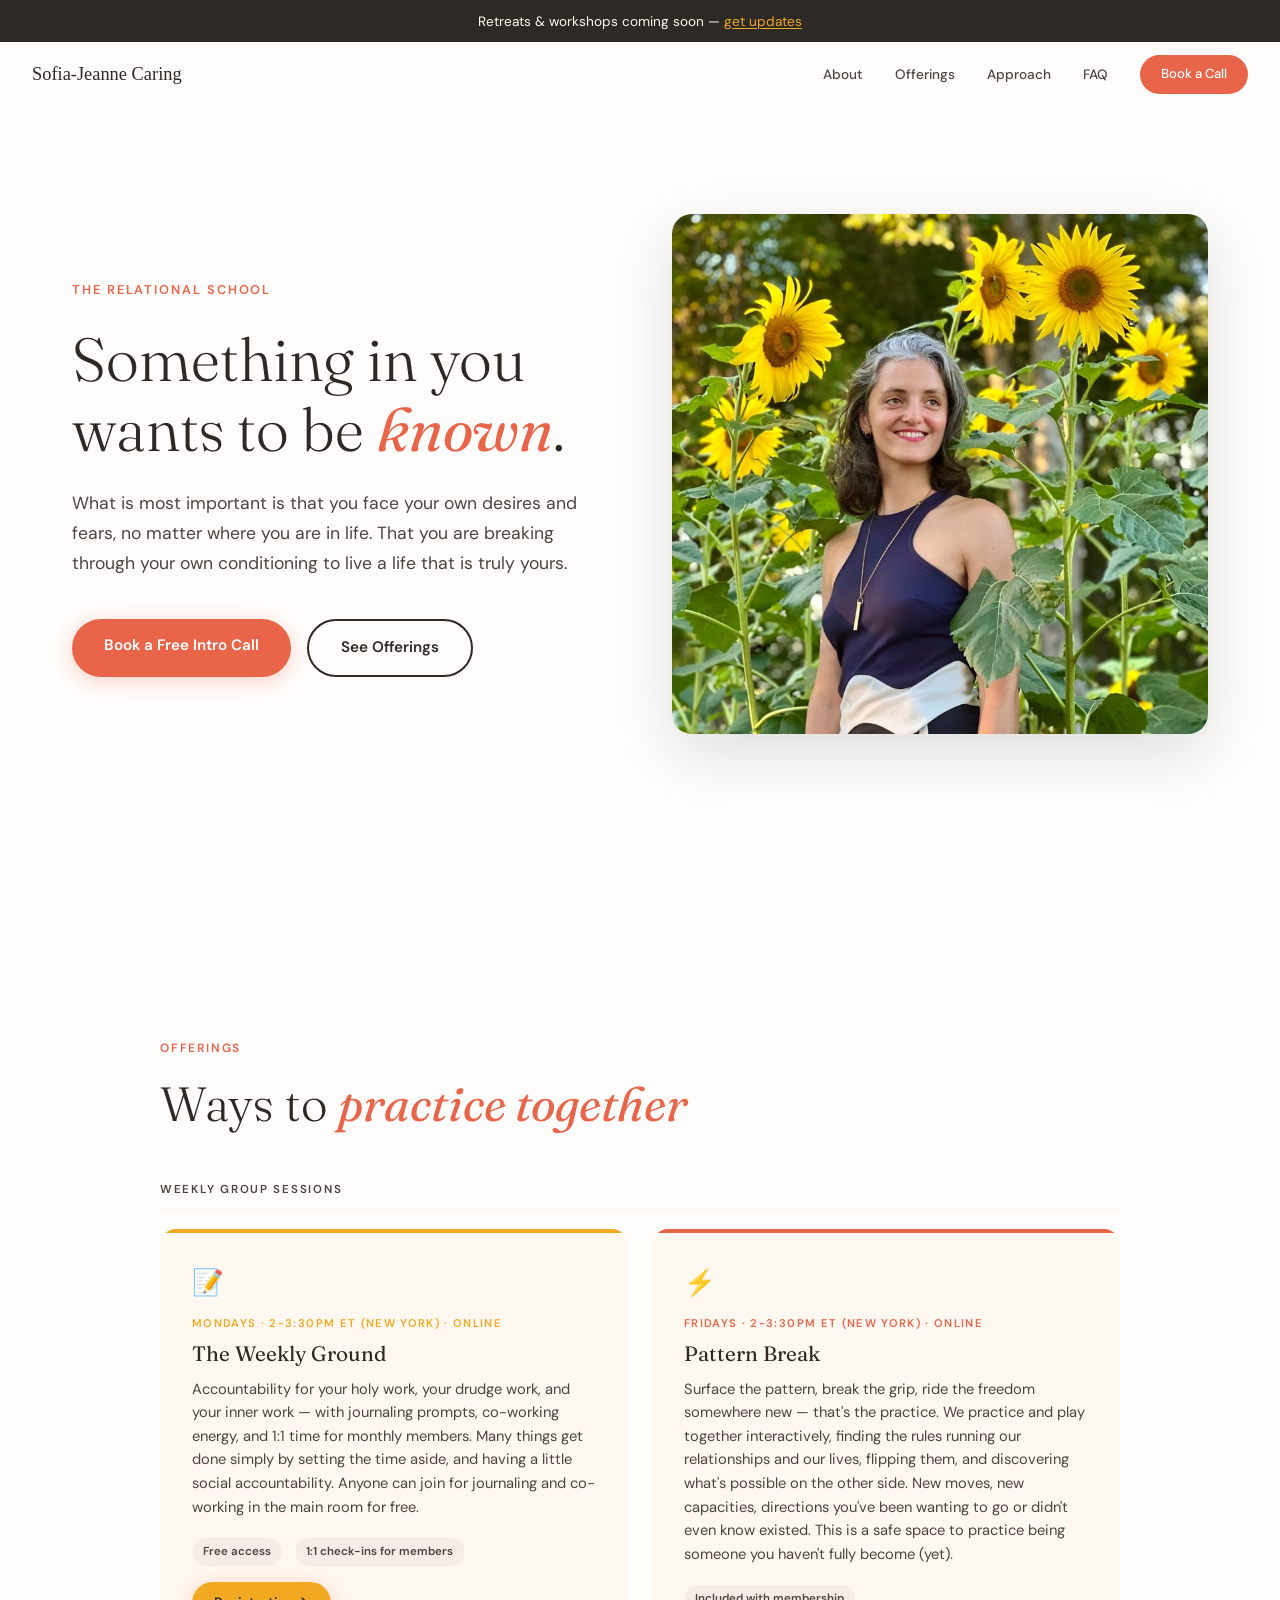
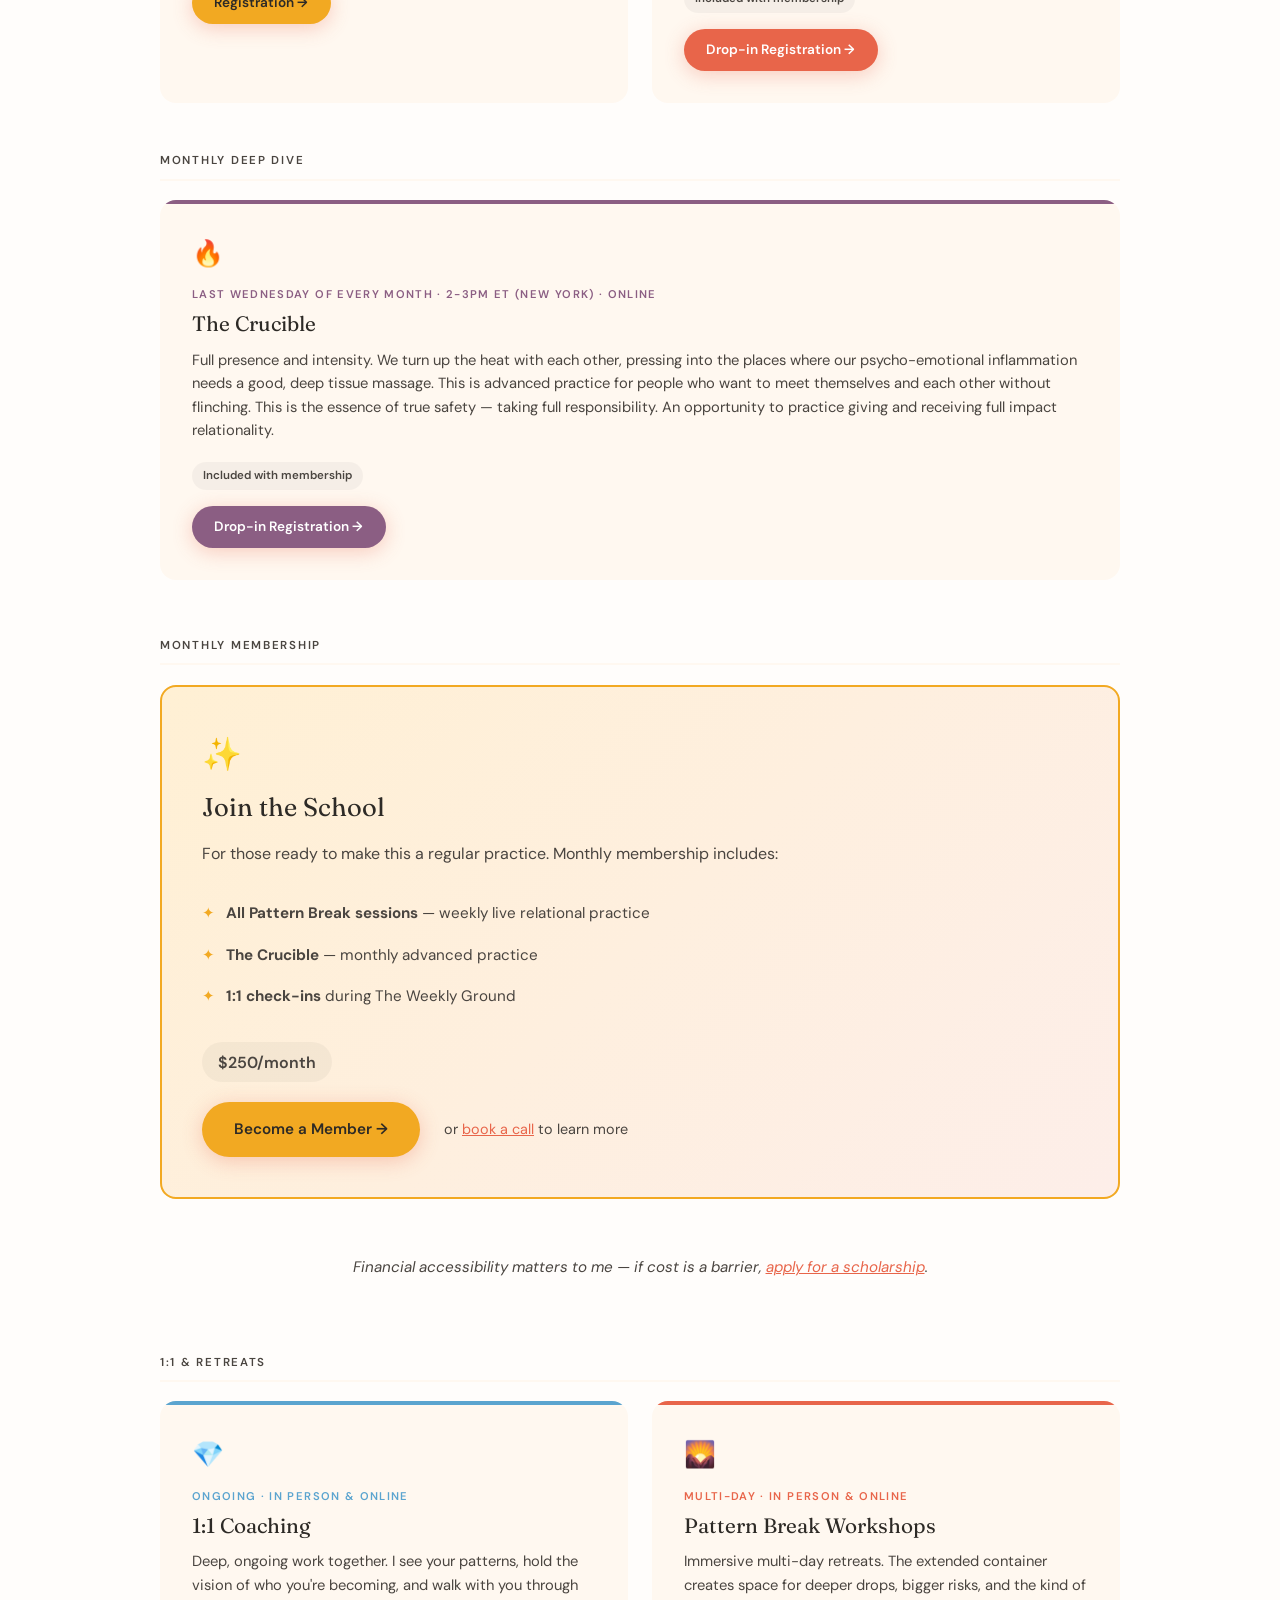
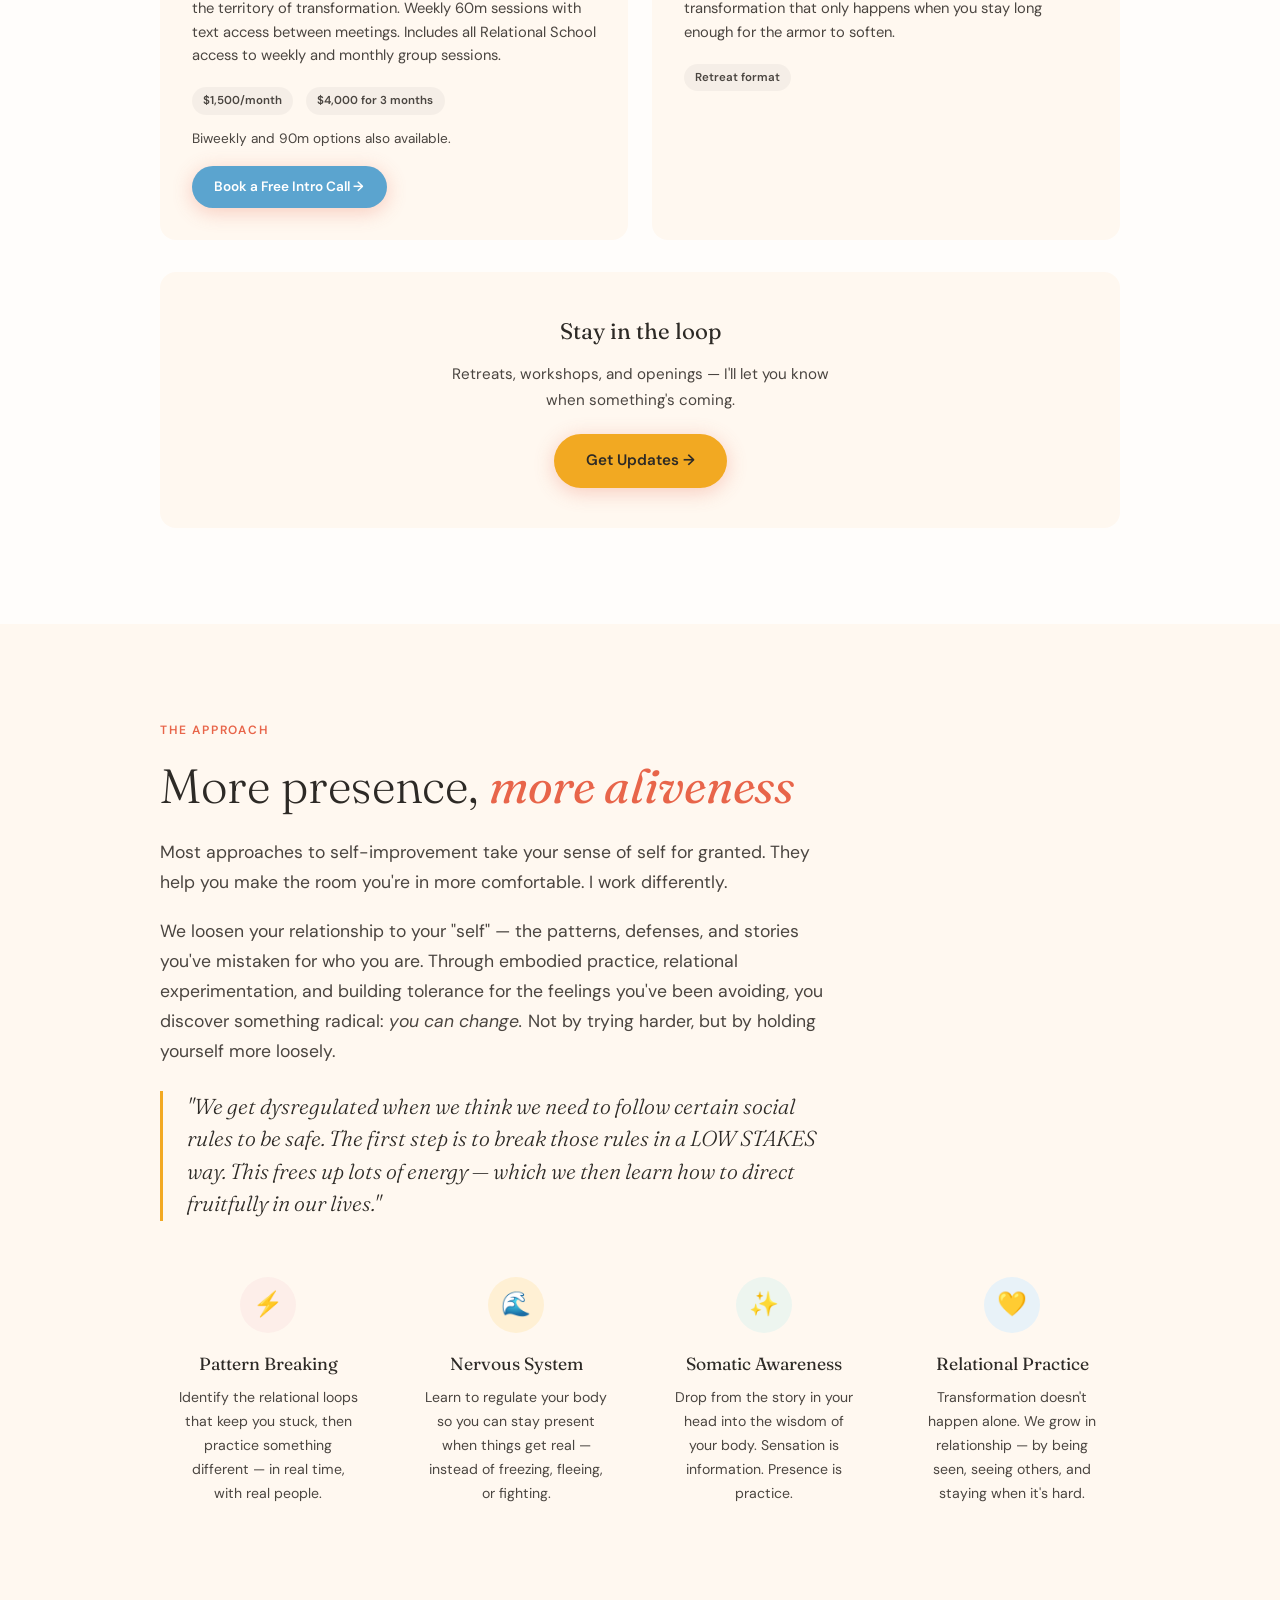
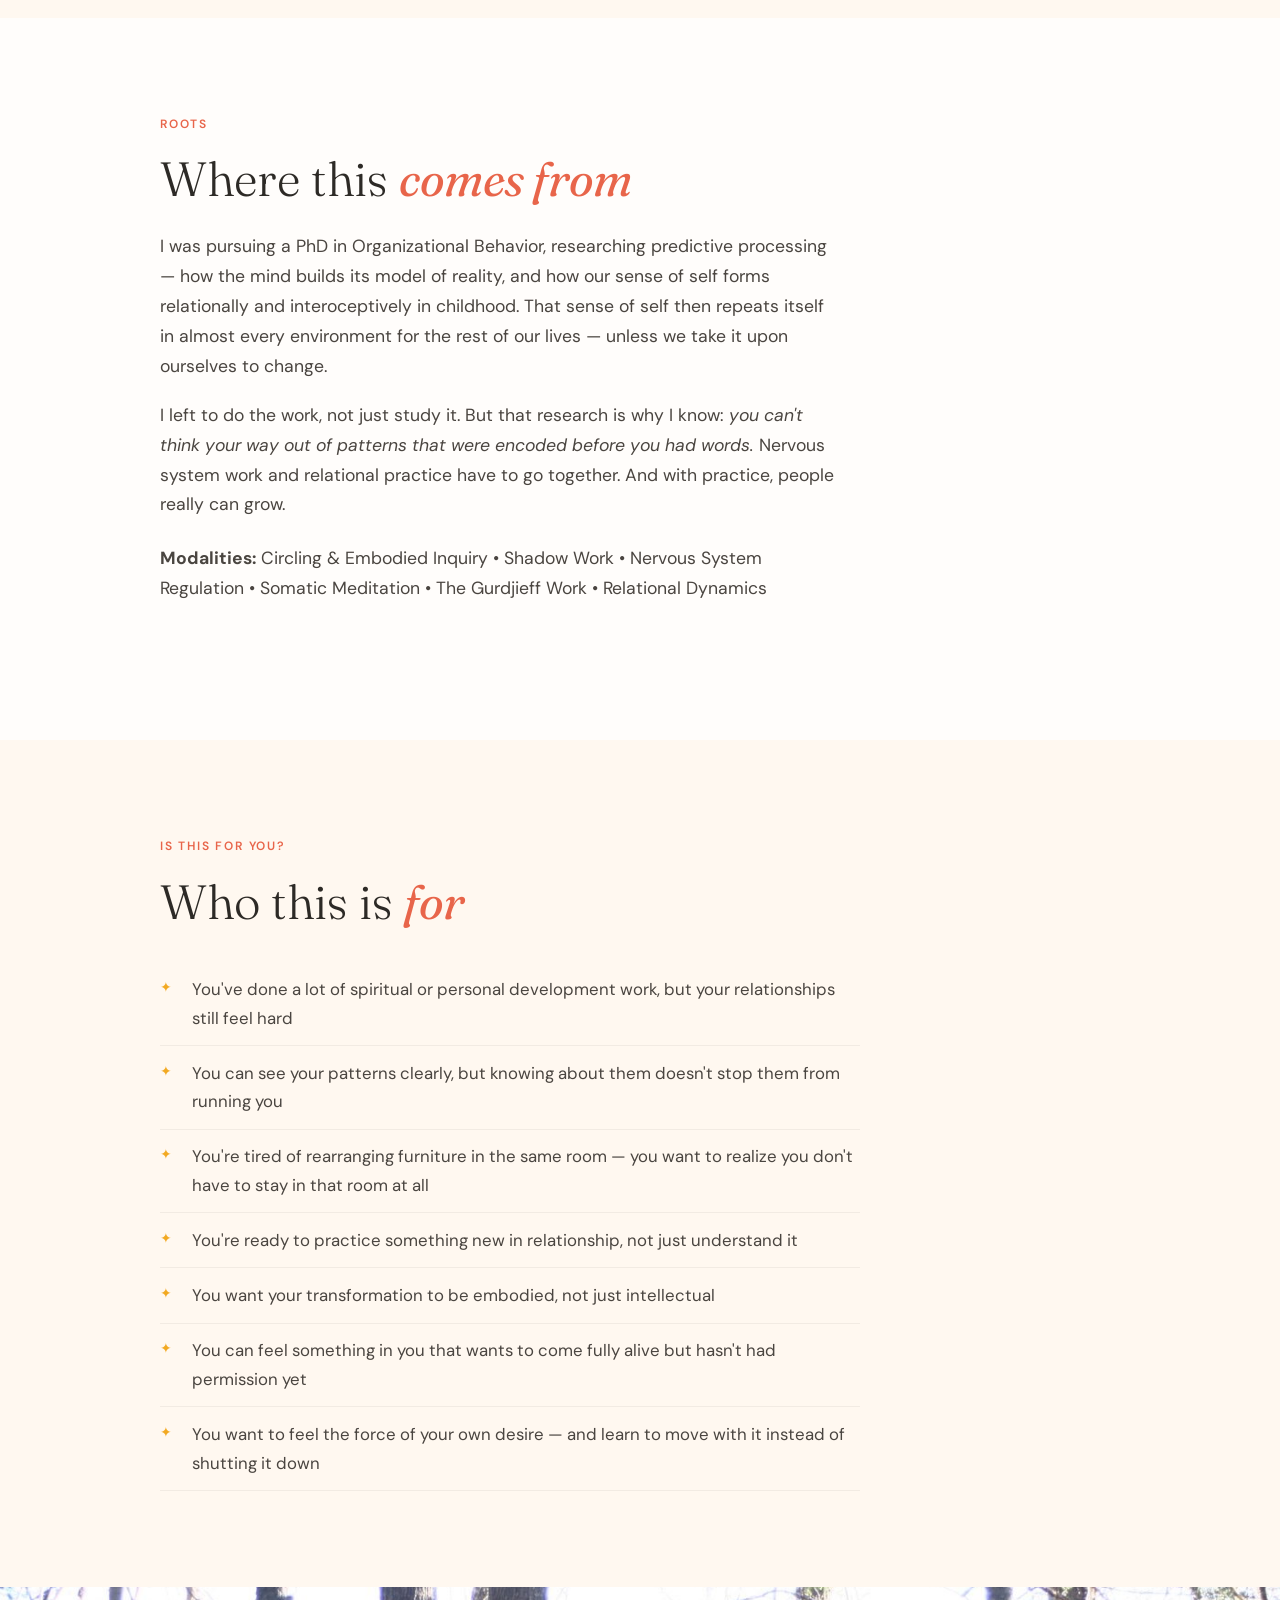
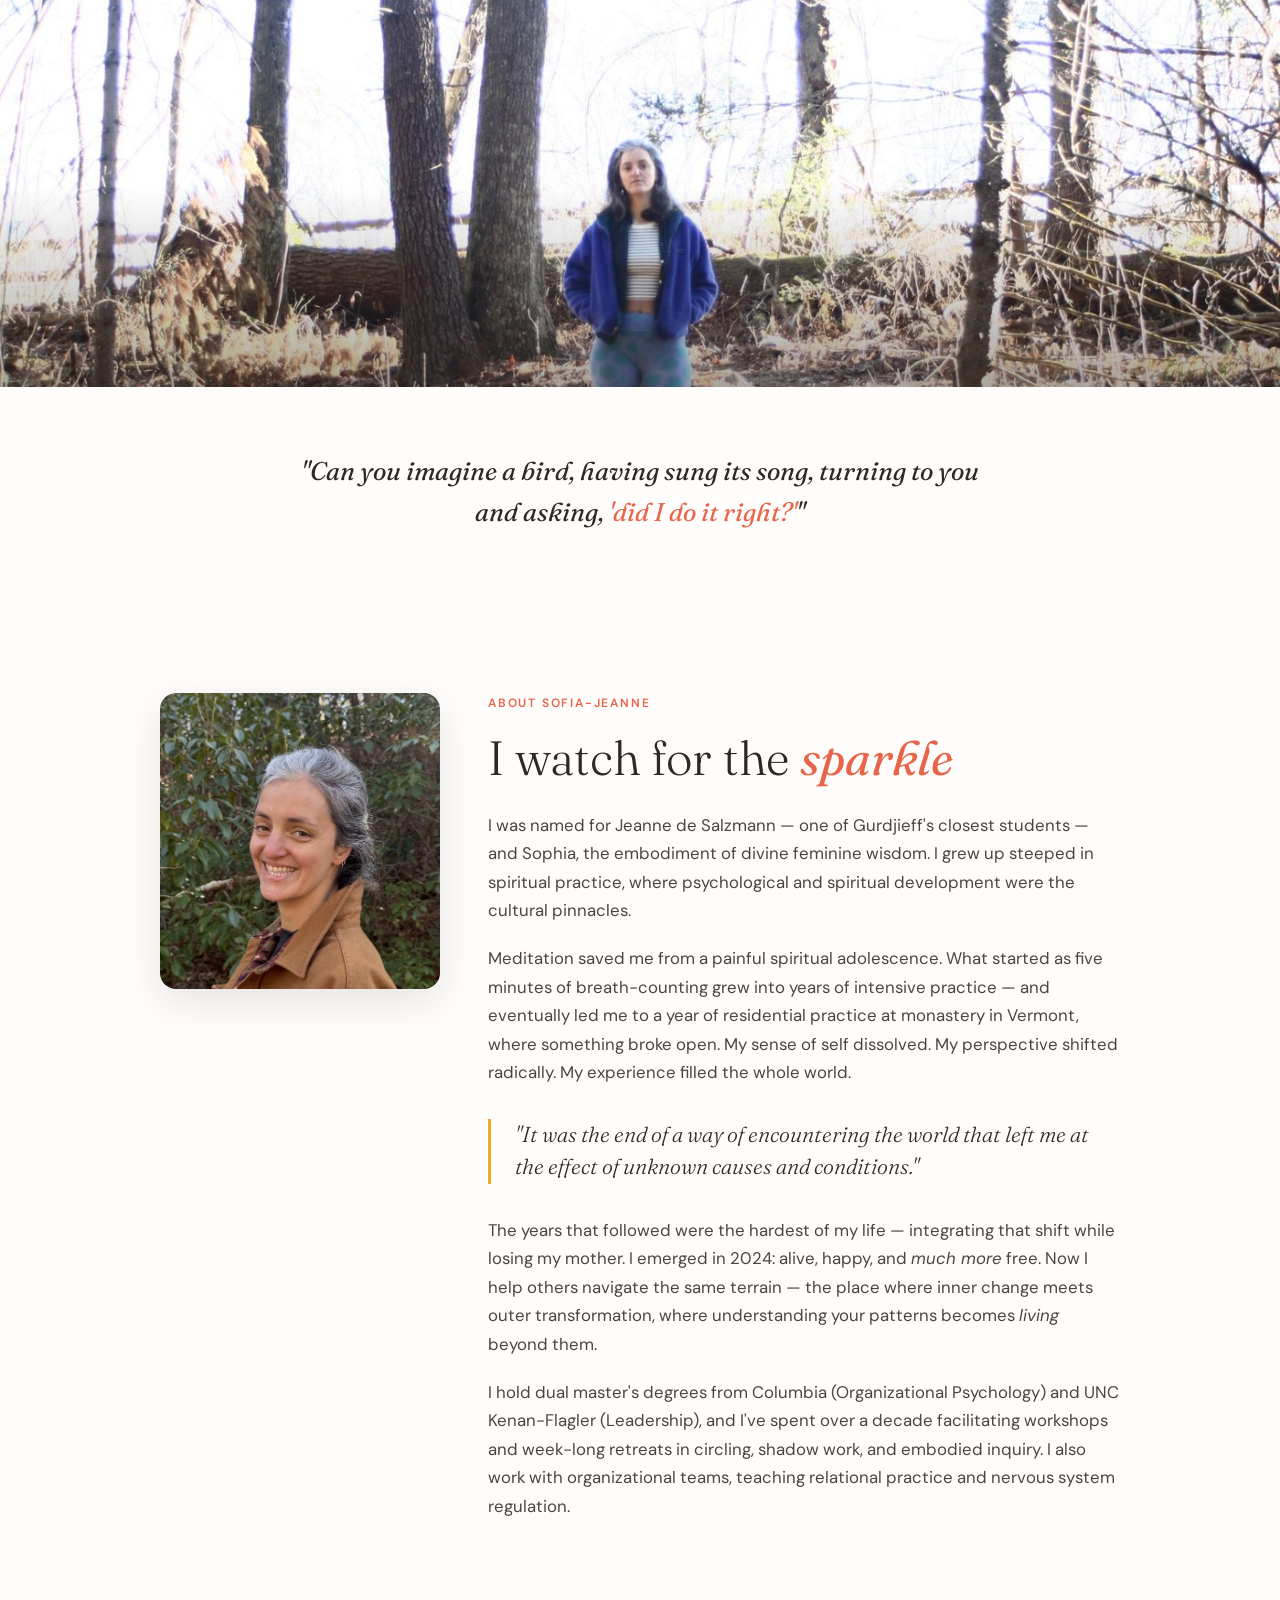
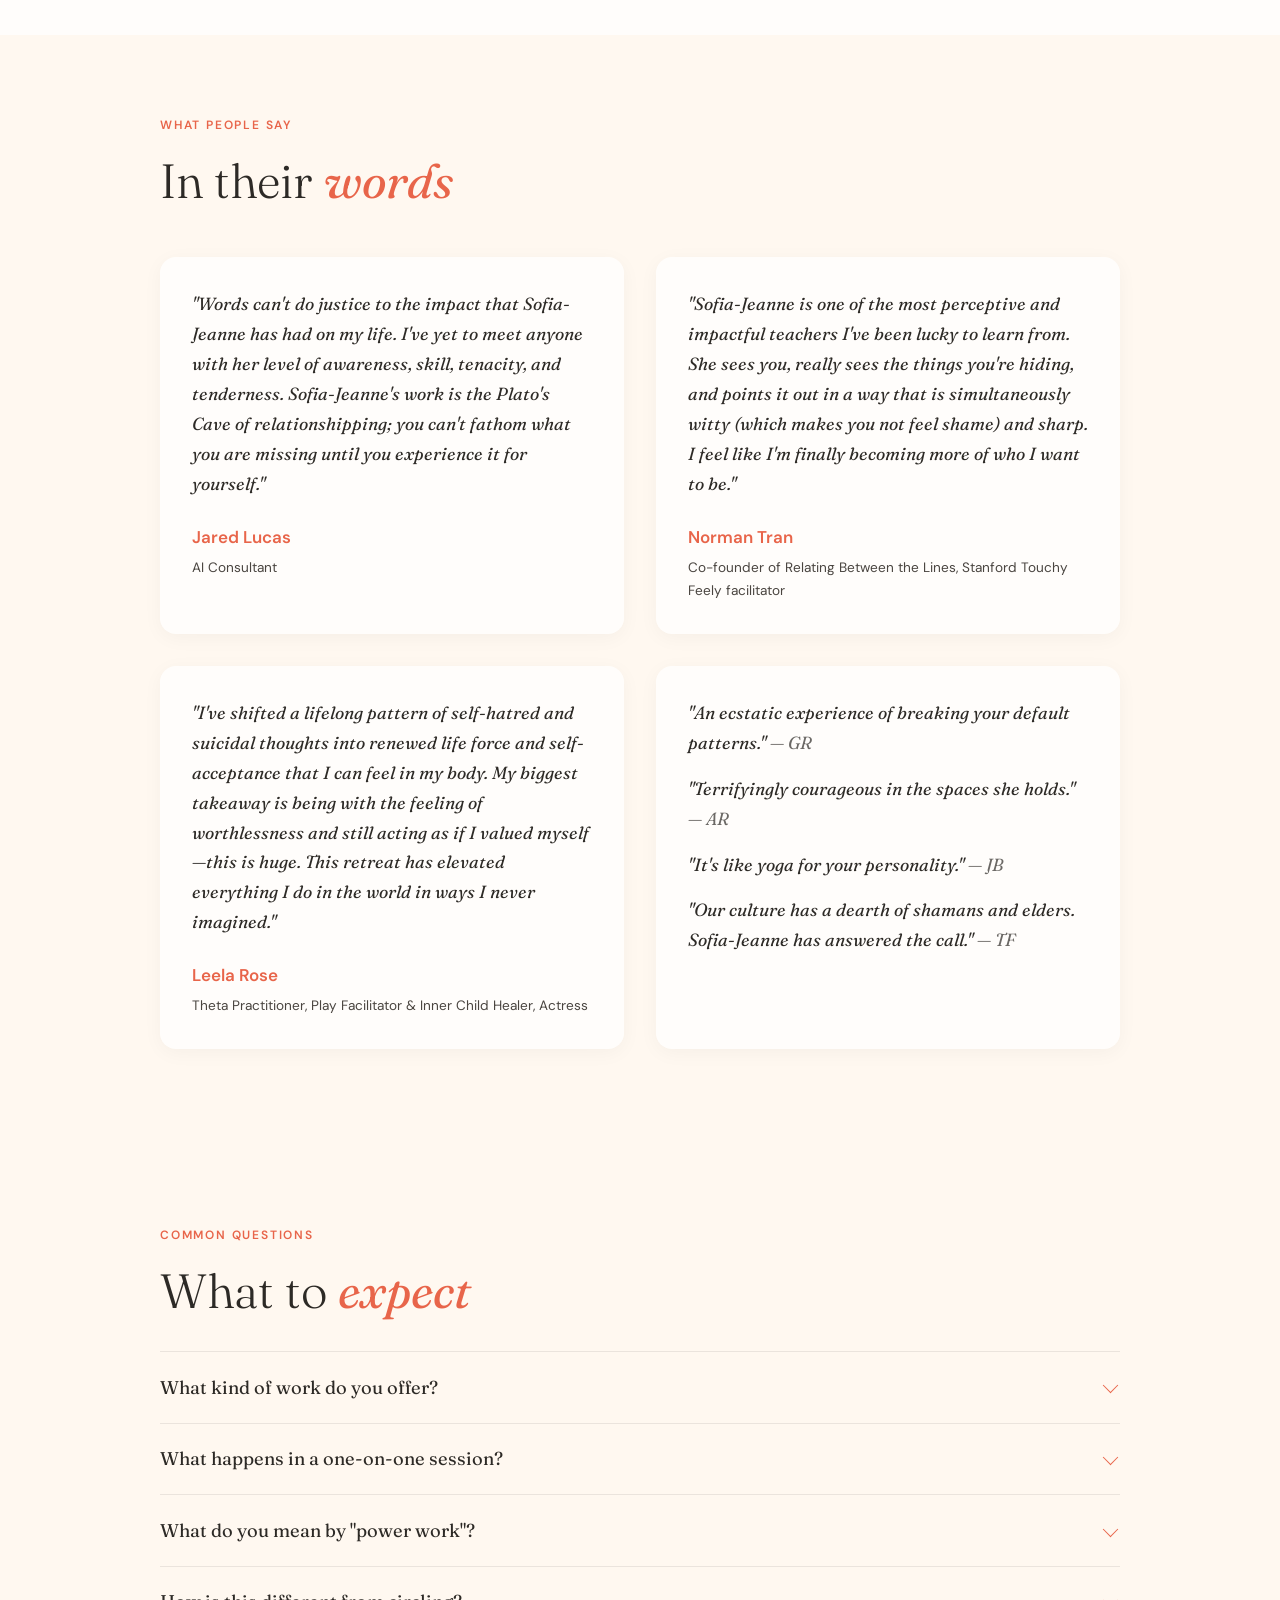
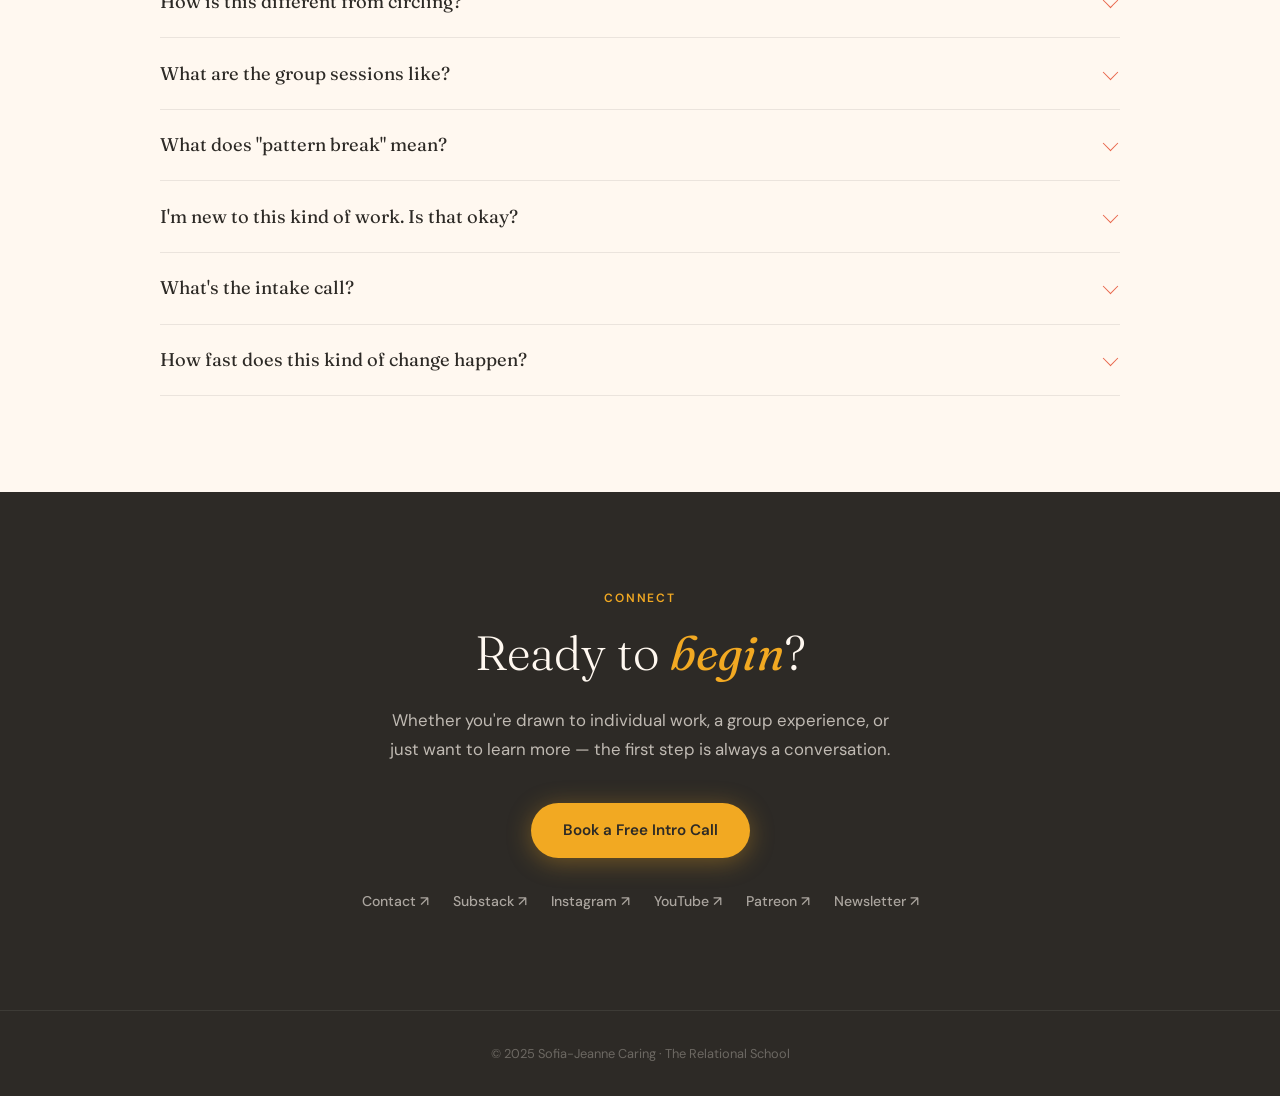
<file: index3.html>
<!DOCTYPE html>
<html lang="en">
<head>
    <meta charset="UTF-8">
    <meta name="viewport" content="width=device-width, initial-scale=1.0">
    <title>Sofia-Jeanne Caring — The Relational School</title>
    <meta name="description" content="Coaching, group practice, and retreats for people who've done the inner work but still find themselves stuck in the same relational patterns. Founded by Sofia-Jeanne Caring.">
    <link rel="preconnect" href="https://fonts.googleapis.com">
    <link rel="preconnect" href="https://fonts.gstatic.com" crossorigin>
    <link href="https://fonts.googleapis.com/css2?family=Fraunces:ital,opsz,wght@0,9..144,300;0,9..144,400;0,9..144,600;1,9..144,300;1,9..144,400&family=DM+Sans:ital,wght@0,400;0,500;0,600;1,400&display=swap" rel="stylesheet">
    <style>
        :root {
            --coral: #E8654A;
            --coral-deep: #D5543A;
            --sun: #F2A922;
            --sage: #7BA687;
            --sky: #5BA4CF;
            --plum: #8B5E83;
            --cream: #FFF8F0;
            --warm-white: #FFFDFB;
            --deep: #2D2A26;
            --deep-soft: #4A4540;
            --glow: #FFF0D4;
            --coral-light: #FDEEE9;
            --sage-light: #EDF5EF;
            --sky-light: #E8F2F8;
            --plum-light: #F3EBF1;
        }

        * { margin: 0; padding: 0; box-sizing: border-box; }
        html { scroll-behavior: smooth; }

        body {
            font-family: 'DM Sans', sans-serif;
            color: var(--deep);
            background: var(--warm-white);
            line-height: 1.7;
            font-size: 17px;
            overflow-x: hidden;
        }

        /* ===== NAV ===== */
        nav {
            position: fixed;
            top: 0; left: 0; right: 0;
            z-index: 100;
            padding: 1.2rem 2rem;
            display: flex;
            justify-content: space-between;
            align-items: center;
            transition: all 0.4s ease;
        }

        nav.scrolled {
            background: rgba(255, 253, 251, 0.92);
            backdrop-filter: blur(12px);
            box-shadow: 0 2px 20px rgba(0,0,0,0.06);
            padding: 0.8rem 2rem;
        }

        .nav-logo {
            font-family: Georgia, 'Times New Roman', serif;
            font-weight: 400;
            font-size: 1.15rem;
            color: var(--deep);
            text-decoration: none;
        }

        .nav-links {
            display: flex;
            gap: 2rem;
            align-items: center;
        }

        .nav-links a {
            font-size: 0.85rem;
            font-weight: 500;
            color: var(--deep-soft);
            text-decoration: none;
            transition: color 0.3s;
        }

        .nav-links a:hover { color: var(--coral); }

        .nav-cta {
            background: var(--coral) !important;
            color: white !important;
            padding: 0.5rem 1.3rem !important;
            border-radius: 50px;
            font-size: 0.82rem !important;
        }

        .nav-cta:hover { background: var(--coral-deep) !important; }

        /* ===== HERO ===== */
        .hero {
            min-height: 100vh;
            display: grid;
            grid-template-columns: 1fr 1fr;
            align-items: center;
            padding: 6rem 2rem 4rem;
            max-width: 1200px;
            margin: 0 auto;
            gap: 4rem;
        }

        .hero-text {
            max-width: 540px;
        }

        .hero-label {
            font-weight: 600;
            font-size: 0.8rem;
            letter-spacing: 0.15em;
            text-transform: uppercase;
            color: var(--coral);
            margin-bottom: 1.5rem;
            opacity: 0;
            animation: fadeUp 0.8s ease forwards 0.2s;
        }

        .hero h1 {
            font-family: 'Fraunces', serif;
            font-weight: 300;
            font-size: clamp(2.4rem, 5vw, 3.8rem);
            line-height: 1.15;
            color: var(--deep);
            margin-bottom: 1.5rem;
            opacity: 0;
            animation: fadeUp 0.8s ease forwards 0.4s;
        }

        .hero h1 em {
            font-style: italic;
            color: var(--coral);
            font-weight: 400;
        }

        .hero-sub {
            font-size: 1.1rem;
            color: var(--deep-soft);
            margin-bottom: 2.5rem;
            opacity: 0;
            animation: fadeUp 0.8s ease forwards 0.6s;
        }

        .hero-image {
            opacity: 0;
            animation: fadeUp 0.8s ease forwards 0.5s;
        }

        .hero-image img {
            width: 100%;
            height: 520px;
            object-fit: cover;
            object-position: center top;
            border-radius: 20px;
            box-shadow: 0 20px 60px rgba(0,0,0,0.12);
        }

        @keyframes fadeUp {
            from { opacity: 0; transform: translateY(24px); }
            to { opacity: 1; transform: translateY(0); }
        }

        .cta-group {
            display: flex;
            gap: 1rem;
            flex-wrap: wrap;
            opacity: 0;
            animation: fadeUp 0.8s ease forwards 0.8s;
        }

        .btn {
            display: inline-block;
            padding: 0.9rem 2rem;
            border-radius: 50px;
            font-family: 'DM Sans', sans-serif;
            font-weight: 600;
            font-size: 0.95rem;
            text-decoration: none;
            transition: all 0.3s ease;
            cursor: pointer;
            border: none;
        }

        .btn-primary {
            background: var(--coral);
            color: white;
            box-shadow: 0 4px 20px rgba(232, 101, 74, 0.3);
        }

        .btn-primary:hover {
            background: var(--coral-deep);
            transform: translateY(-2px);
            box-shadow: 0 6px 28px rgba(232, 101, 74, 0.4);
        }

        .btn-secondary {
            background: transparent;
            color: var(--deep);
            border: 2px solid var(--deep);
        }

        .btn-secondary:hover {
            background: var(--deep);
            color: var(--cream);
            transform: translateY(-2px);
        }

        /* ===== SECTIONS ===== */
        section { padding: 6rem 2rem; }
        .container { max-width: 960px; margin: 0 auto; }

        .section-label {
            font-weight: 600;
            font-size: 0.75rem;
            letter-spacing: 0.15em;
            text-transform: uppercase;
            color: var(--coral);
            margin-bottom: 1rem;
        }

        .section-title {
            font-family: 'Fraunces', serif;
            font-weight: 300;
            font-size: clamp(2rem, 4vw, 3rem);
            line-height: 1.2;
            margin-bottom: 1.5rem;
        }

        .section-title em {
            font-style: italic;
            color: var(--coral);
            font-weight: 400;
        }

        /* ===== ABOUT ===== */
        .about { background: var(--warm-white); }

        .about-grid {
            display: grid;
            grid-template-columns: 280px 1fr;
            gap: 3rem;
            align-items: start;
        }

        .about-photo img {
            width: 100%;
            border-radius: 16px;
            box-shadow: 0 12px 40px rgba(0,0,0,0.1);
        }

        .about-text {
            font-size: 1.05rem;
            color: var(--deep-soft);
        }

        .about-text p { margin-bottom: 1.2rem; }

        .about-highlight {
            font-family: 'Fraunces', serif;
            font-size: 1.35rem;
            font-weight: 300;
            font-style: italic;
            color: var(--deep);
            border-left: 3px solid var(--sun);
            padding-left: 1.5rem;
            margin: 2rem 0;
            line-height: 1.5;
        }

        /* ===== WHO THIS IS FOR ===== */
        .who {
            background: var(--cream);
        }

        .who-list {
            list-style: none;
            max-width: 700px;
            margin-top: 2rem;
        }

        .who-list li {
            padding: 0.8rem 0 0.8rem 2rem;
            position: relative;
            font-size: 1.05rem;
            color: var(--deep-soft);
            border-bottom: 1px solid rgba(0,0,0,0.05);
        }

        .who-list li::before {
            content: '✦';
            position: absolute;
            left: 0;
            color: var(--sun);
            font-size: 0.9rem;
        }

        /* ===== OFFERINGS ===== */
        .offerings { background: var(--warm-white); }

        .offerings-section-title {
            font-family: 'DM Sans', sans-serif;
            font-weight: 600;
            font-size: 0.72rem;
            letter-spacing: 0.15em;
            text-transform: uppercase;
            color: var(--deep-soft);
            margin-top: 3rem;
            margin-bottom: 1.2rem;
            padding-bottom: 0.5rem;
            border-bottom: 2px solid var(--cream);
        }

        .offerings-section-title:first-of-type {
            margin-top: 2rem;
        }

        .offerings-grid {
            display: grid;
            grid-template-columns: repeat(auto-fit, minmax(280px, 1fr));
            gap: 1.5rem;
            margin-bottom: 1rem;
        }

        .offering-card {
            background: var(--cream);
            border-radius: 16px;
            padding: 2rem;
            transition: all 0.3s ease;
            position: relative;
            overflow: hidden;
        }

        .offering-card::before {
            content: '';
            position: absolute;
            top: 0; left: 0; right: 0;
            height: 4px;
        }

        .offering-card:hover {
            transform: translateY(-4px);
            box-shadow: 0 12px 40px rgba(0,0,0,0.08);
        }

        .card-coral::before { background: var(--coral); }
        .card-sun::before { background: var(--sun); }
        .card-sage::before { background: var(--sage); }
        .card-sky::before { background: var(--sky); }
        .card-plum::before { background: var(--plum); }

        .offering-icon {
            font-size: 1.6rem;
            margin-bottom: 0.6rem;
        }

        .offering-type {
            font-size: 0.7rem;
            font-weight: 600;
            letter-spacing: 0.12em;
            text-transform: uppercase;
            margin-bottom: 0.4rem;
        }

        .type-coral { color: var(--coral); }
        .type-sun { color: var(--sun); }
        .type-sage { color: var(--sage); }
        .type-sky { color: var(--sky); }
        .type-plum { color: var(--plum); }

        .offering-name {
            font-family: 'Fraunces', serif;
            font-weight: 400;
            font-size: 1.3rem;
            margin-bottom: 0.7rem;
            line-height: 1.3;
        }

        .offering-desc {
            color: var(--deep-soft);
            font-size: 0.92rem;
            margin-bottom: 1.2rem;
            line-height: 1.6;
        }

        .offering-meta {
            display: flex;
            gap: 0.8rem;
            flex-wrap: wrap;
        }

        .meta-tag {
            font-size: 0.72rem;
            font-weight: 600;
            padding: 0.25rem 0.7rem;
            border-radius: 50px;
            background: rgba(0,0,0,0.04);
            color: var(--deep-soft);
        }

        /* ===== FULL-WIDTH IMAGE BREAK ===== */
        .image-break {
            width: 100%;
            height: 400px;
            overflow: hidden;
            position: relative;
        }

        .image-break img {
            width: 100%;
            height: 100%;
            object-fit: cover;
            object-position: center 40%;
        }

        .image-break-overlay {
            position: absolute;
            inset: 0;
            background: linear-gradient(to bottom, rgba(45,42,38,0) 50%, rgba(45,42,38,0.4) 100%);
        }

        /* ===== APPROACH ===== */
        .approach { background: var(--cream); }

        .approach-text {
            font-size: 1.1rem;
            color: var(--deep-soft);
            max-width: 680px;
            margin-bottom: 2.5rem;
        }

        .approach-text p { margin-bottom: 1.2rem; }

        .approach-items {
            display: grid;
            grid-template-columns: repeat(auto-fit, minmax(200px, 1fr));
            gap: 2rem;
        }

        .approach-item { text-align: center; padding: 1rem; }

        .approach-icon {
            width: 56px;
            height: 56px;
            border-radius: 50%;
            display: flex;
            align-items: center;
            justify-content: center;
            margin: 0 auto 1rem;
            font-size: 1.5rem;
        }

        .approach-item:nth-child(1) .approach-icon { background: var(--coral-light); }
        .approach-item:nth-child(2) .approach-icon { background: var(--glow); }
        .approach-item:nth-child(3) .approach-icon { background: var(--sage-light); }
        .approach-item:nth-child(4) .approach-icon { background: var(--sky-light); }

        .approach-item h3 {
            font-family: 'Fraunces', serif;
            font-weight: 400;
            font-size: 1.1rem;
            margin-bottom: 0.5rem;
        }

        .approach-item p {
            font-size: 0.88rem;
            color: var(--deep-soft);
        }

        /* ===== ROOTS ===== */
        .roots { background: var(--warm-white); }

        .roots-list {
            list-style: none;
            display: flex;
            flex-wrap: wrap;
            gap: 0.6rem;
            margin-top: 1.5rem;
        }

        .roots-list li {
            padding: 0.5rem 1.2rem;
            border-radius: 50px;
            font-size: 0.88rem;
            font-weight: 500;
        }

        .roots-list li:nth-child(odd) { background: var(--glow); color: var(--deep); }
        .roots-list li:nth-child(even) { background: var(--coral-light); color: var(--deep); }

        /* ===== CONNECT ===== */
        .connect {
            background: var(--deep);
            color: var(--cream);
            text-align: center;
        }

        .connect .section-title { color: var(--cream); }
        .connect .section-title em { color: var(--sun); }

        .connect-text {
            color: rgba(255,248,240,0.7);
            max-width: 520px;
            margin: 0 auto 2.5rem;
            font-size: 1.05rem;
        }

        .btn-glow {
            background: var(--sun);
            color: var(--deep);
            box-shadow: 0 4px 24px rgba(242, 169, 34, 0.35);
        }

        .btn-glow:hover {
            background: #E09B1A;
            transform: translateY(-2px);
            box-shadow: 0 6px 32px rgba(242, 169, 34, 0.45);
        }

        .connect-links {
            display: flex;
            gap: 1.5rem;
            justify-content: center;
            flex-wrap: wrap;
            margin-top: 2rem;
        }

        .connect-link {
            color: var(--cream);
            text-decoration: none;
            font-size: 0.88rem;
            font-weight: 500;
            opacity: 0.6;
            transition: opacity 0.3s;
        }

        .connect-link:hover { opacity: 1; }

        /* ===== FOOTER ===== */
        footer {
            background: var(--deep);
            border-top: 1px solid rgba(255,248,240,0.08);
            padding: 2rem;
            text-align: center;
            color: rgba(255,248,240,0.3);
            font-size: 0.8rem;
        }

        /* ===== FAQ ===== */
        .faq {
            background: var(--cream);
        }
        
        .faq-list {
            margin-top: 2rem;
        }
        
        .faq-item {
            border-top: 1px solid rgba(0,0,0,0.08);
            overflow: hidden;
        }
        
        .faq-item:last-child {
            border-bottom: 1px solid rgba(0,0,0,0.08);
        }
        
        .faq-question {
            width: 100%;
            background: none;
            border: none;
            text-align: left;
            padding: 1.4rem 2.5rem 1.4rem 0;
            font-family: 'Fraunces', serif;
            font-size: 1.15rem;
            font-weight: 400;
            color: var(--deep);
            cursor: pointer;
            position: relative;
            transition: color 0.3s ease;
            line-height: 1.4;
        }
        
        .faq-question:hover {
            color: var(--coral);
        }
        
        .faq-question::after {
            content: '';
            position: absolute;
            right: 4px;
            top: 50%;
            width: 10px;
            height: 10px;
            border-right: 1.5px solid var(--coral);
            border-bottom: 1.5px solid var(--coral);
            transform: translateY(-65%) rotate(45deg);
            transition: transform 0.35s ease;
        }
        
        .faq-item.open .faq-question::after {
            transform: translateY(-35%) rotate(-135deg);
        }
        
        .faq-item.open .faq-question {
            color: var(--coral);
        }
        
        .faq-answer {
            max-height: 0;
            overflow: hidden;
            transition: max-height 0.45s ease, padding 0.35s ease;
        }
        
        .faq-item.open .faq-answer {
            max-height: 600px;
            padding-bottom: 1.5rem;
        }
        
        .faq-answer-inner {
            font-size: 0.95rem;
            color: var(--deep-soft);
            line-height: 1.8;
            padding-right: 1rem;
        }
        
        .faq-answer-inner p {
            margin-bottom: 0.8rem;
        }
        
        .faq-answer-inner p:last-child {
            margin-bottom: 0;
        }
        
        .faq-answer-inner em {
            font-style: italic;
            color: var(--coral);
        }

        /* ===== REVEAL ===== */
        .reveal {
            opacity: 0;
            transform: translateY(30px);
            transition: opacity 0.7s ease, transform 0.7s ease;
        }

        .reveal.visible {
            opacity: 1;
            transform: translateY(0);
        }

        /* ===== RESPONSIVE ===== */
        @media (max-width: 768px) {
            .hero {
                grid-template-columns: 1fr;
                min-height: auto;
                padding: 7rem 1.5rem 3rem;
                gap: 2.5rem;
            }

            .hero-image { order: -1; }

            .hero-image img {
                height: 350px;
            }

            .about-grid {
                grid-template-columns: 1fr;
            }

            .about-photo {
                max-width: 280px;
            }

            section { padding: 4rem 1.5rem; }

            .nav-links a:not(.nav-cta) { display: none; }

            .cta-group {
                flex-direction: column;
                align-items: flex-start;
            }

            .offerings-grid {
                grid-template-columns: 1fr;
            }

            .approach-items {
                grid-template-columns: 1fr 1fr;
            }

            .image-break { height: 250px; }
        }

        /* ===== TESTIMONIALS ===== */
        .testimonials {
            background: var(--cream);
            padding: 5rem 2rem;
        }

        .testimonials-grid {
            display: grid;
            grid-template-columns: repeat(auto-fit, minmax(320px, 1fr));
            gap: 2rem;
            margin-top: 3rem;
        }

        .testimonial-card {
            background: var(--warm-white);
            padding: 2rem;
            border-radius: 16px;
            box-shadow: 0 4px 20px rgba(0,0,0,0.04);
        }

        .testimonial-quote {
            font-family: 'Fraunces', serif;
            font-size: 1.1rem;
            font-style: italic;
            line-height: 1.7;
            color: var(--deep);
            margin-bottom: 1.5rem;
        }

        .testimonial-author {
            font-weight: 600;
            color: var(--coral);
            margin-bottom: 0.25rem;
        }

        .testimonial-role {
            font-size: 0.85rem;
            color: var(--deep-soft);
        }

        @media (max-width: 768px) {
            .testimonials-grid {
                grid-template-columns: 1fr;
            }
        }

        /* ===== PULL QUOTE ===== */
        .pull-quote-section {
            background: var(--warm-white);
            padding: 4rem 2rem;
            text-align: center;
        }

        .pull-quote {
            font-family: 'Fraunces', serif;
            font-size: 1.6rem;
            font-style: italic;
            color: var(--deep);
            max-width: 700px;
            margin: 0 auto;
            line-height: 1.6;
        }

        .pull-quote em {
            color: var(--coral);
        }

        @media (max-width: 768px) {
            .pull-quote {
                font-size: 1.3rem;
            }
        }
        /* ===== ANNOUNCEMENT BAR ===== */
        .announcement-bar {
            background: var(--deep);
            color: var(--cream);
            text-align: center;
            padding: 0.6rem 1rem;
            font-size: 0.85rem;
            position: relative;
            z-index: 101;
        }

        .announcement-bar a {
            color: var(--sun);
            text-decoration: underline;
            text-underline-offset: 2px;
            transition: color 0.3s;
        }

        .announcement-bar a:hover { color: var(--coral); }

        body.has-announcement nav { top: 36px; }
        body.has-announcement nav.scrolled { top: 0; }
        body.has-announcement .hero { padding-top: 36px; }

        /* ===== NEWSLETTER CTA ===== */
        .newsletter-cta {
            background: var(--cream);
            border-radius: 16px;
            padding: 2.5rem;
            text-align: center;
            margin-top: 2rem;
        }

        .newsletter-cta h3 {
            font-family: 'Fraunces', serif;
            font-weight: 400;
            font-size: 1.4rem;
            color: var(--deep);
            margin-bottom: 0.75rem;
        }

        .newsletter-cta p {
            font-size: 0.95rem;
            color: var(--deep-soft);
            margin-bottom: 1.25rem;
            max-width: 400px;
            margin-left: auto;
            margin-right: auto;
        }

        .newsletter-cta .btn {
            background: var(--sun);
            color: var(--deep);
        }

        .newsletter-cta .btn:hover {
            background: var(--coral);
            color: white;
        }
    </style>
</head>
<body class="has-announcement">

<!-- ANNOUNCEMENT BAR -->
<div class="announcement-bar">
    Retreats &amp; workshops coming soon — <a href="https://tally.so/r/b5OQR6" target="_blank">get updates</a>
</div>

    <!-- NAV -->
    <nav>
        <a href="#" class="nav-logo">Sofia-Jeanne Caring</a>
        <div class="nav-links">
            <a href="#about">About</a>
            <a href="#offerings">Offerings</a>
            <a href="#approach">Approach</a>
            <a href="#faq">FAQ</a>
            <a href="https://calendly.com/sofiajeannec/mapping" class="nav-cta" target="_blank">Book a Call</a>
        </div>
    </nav>

    <!-- HERO -->
    <section class="hero">
        <div class="hero-text">
            <div class="hero-label">The Relational School</div>
            <h1>Something in you wants to be <em>known</em>.</h1>
            <p class="hero-sub" style="margin-top: 0.5rem;">What is most important is that you face your own desires and fears, no matter where you are in life. That you are breaking through your own conditioning to live a life that is truly yours.</p>
            <div class="cta-group">
                <a href="https://calendly.com/sofiajeannec/mapping" class="btn btn-primary" target="_blank">Book a Free Intro Call</a>
                <a href="#offerings" class="btn btn-secondary">See Offerings</a>
            </div>
        </div>
        <div class="hero-image">
            <img src="images/sunflowers.jpg" alt="Sofia-Jeanne among sunflowers">
        </div>
    </section>

    <!-- OFFERINGS -->
    <section class="offerings" id="offerings">
        <div class="container">
            <div class="reveal">
                <div class="section-label">Offerings</div>
                <h2 class="section-title">Ways to <em>practice together</em></h2>
            </div>

            <!-- WEEKLY GROUPS -->
            <div class="offerings-section-title reveal">Weekly Group Sessions</div>
            <div class="offerings-grid reveal">
                <div class="offering-card card-sun">
                    <div class="offering-icon">📝</div>
                    <div class="offering-type type-sun">Mondays · 2-3:30pm ET (New York) · Online</div>
                    <div class="offering-name">The Weekly Ground</div>
                    <p class="offering-desc">Accountability for your holy work, your drudge work, and your inner work — with journaling prompts, co-working energy, and 1:1 time for monthly members. Many things get done simply by setting the time aside, and having a little social accountability. Anyone can join for journaling and co-working in the main room for free.</p>
                    <div class="offering-meta">
                        <span class="meta-tag">Free access</span>
                        <span class="meta-tag">1:1 check-ins for members</span>
                    </div>
                    <a href="https://us06web.zoom.us/meeting/register/_8qBbXulTPGqBJ5hUR4p6A" target="_blank" class="btn btn-primary" style="margin-top: 1rem; font-size: 0.85rem; padding: 0.6rem 1.4rem; background: var(--sun); color: var(--deep);">Registration →</a>
                </div>

                <div class="offering-card card-coral">
                    <div class="offering-icon">⚡</div>
                    <div class="offering-type type-coral">Fridays · 2-3:30pm ET (New York) · Online</div>
                    <div class="offering-name">Pattern Break</div>
                    <p class="offering-desc">Surface the pattern, break the grip, ride the freedom somewhere new — that's the practice. We practice and play together interactively, finding the rules running our relationships and our lives, flipping them, and discovering what's possible on the other side. New moves, new capacities, directions you've been wanting to go or didn't even know existed. This is a safe space to practice being someone you haven't fully become (yet).</p>
                    <div class="offering-meta">
                        <span class="meta-tag">Included with membership</span>
                    </div>
                    <a href="https://buy.stripe.com/8x23cudrA4htaSa5zHejK03" target="_blank" class="btn btn-primary" style="margin-top: 1rem; font-size: 0.85rem; padding: 0.6rem 1.4rem;">Drop-in Registration →</a>
                </div>
            </div>

            <!-- MONTHLY -->
            <div class="offerings-section-title reveal">Monthly Deep Dive</div>
            <div class="offerings-grid reveal">
                <div class="offering-card card-plum">
                    <div class="offering-icon">🔥</div>
                    <div class="offering-type type-plum">Last Wednesday of Every Month · 2-3pm ET (New York) · Online</div>
                    <div class="offering-name">The Crucible</div>
                    <p class="offering-desc">Full presence and intensity. We turn up the heat with each other, pressing into the places where our psycho-emotional inflammation needs a good, deep tissue massage. This is advanced practice for people who want to meet themselves and each other without flinching. This is the essence of true safety — taking full responsibility. An opportunity to practice giving and receiving full impact relationality.</p>
                    <div class="offering-meta">
                        <span class="meta-tag">Included with membership</span>
                    </div>
                    <a href="https://buy.stripe.com/fZu3cubjs15h5xQ7HPejK02" target="_blank" class="btn btn-primary" style="margin-top: 1rem; font-size: 0.85rem; padding: 0.6rem 1.4rem; background: var(--plum);">Drop-in Registration →</a>
                </div>
            </div>

            <!-- MONTHLY MEMBERSHIP -->
            <div class="offerings-section-title reveal" style="margin-top: 3.5rem;">Monthly Membership</div>
            <div class="reveal" style="margin-bottom: 2rem;">
                <div class="offering-card" style="background: linear-gradient(135deg, var(--glow), var(--coral-light)); border: 2px solid var(--sun); padding: 2.5rem;">
                    <div class="offering-icon" style="font-size: 2rem;">✨</div>
                    <div class="offering-name" style="font-size: 1.6rem; margin-bottom: 1rem;">Join the School</div>
                    <p class="offering-desc" style="font-size: 1rem; line-height: 1.8; margin-bottom: 1.5rem;">
                        For those ready to make this a regular practice. Monthly membership includes:
                    </p>
                    <ul style="list-style: none; margin-bottom: 1.5rem;">
                        <li style="padding: 0.5rem 0 0.5rem 1.5rem; position: relative; font-size: 0.95rem; color: var(--deep-soft);">
                            <span style="position: absolute; left: 0; color: var(--sun);">✦</span>
                            <strong>All Pattern Break sessions</strong> — weekly live relational practice
                        </li>
                        <li style="padding: 0.5rem 0 0.5rem 1.5rem; position: relative; font-size: 0.95rem; color: var(--deep-soft);">
                            <span style="position: absolute; left: 0; color: var(--sun);">✦</span>
                            <strong>The Crucible</strong> — monthly advanced practice
                        </li>
                        <li style="padding: 0.5rem 0 0.5rem 1.5rem; position: relative; font-size: 0.95rem; color: var(--deep-soft);">
                            <span style="position: absolute; left: 0; color: var(--sun);">✦</span>
                            <strong>1:1 check-ins</strong> during The Weekly Ground
                        </li>
                    </ul>
                    <div class="offering-meta" style="margin-bottom: 1.25rem;">
                        <span class="meta-tag" style="font-size: 1rem; padding: 0.4rem 1rem;">$250/month</span>
                    </div>
                    <div style="display: flex; align-items: center; gap: 1.5rem; flex-wrap: wrap;">
                        <a href="/membership/" class="btn btn-primary" style="background: var(--sun); color: var(--deep);">Become a Member →</a>
                        <span style="font-size: 0.9rem; color: var(--deep-soft);">or <a href="https://calendly.com/sofiajeannec/mapping" target="_blank" style="color: var(--coral); text-decoration: underline;">book a call</a> to learn more</span>
                    </div>
                </div>
            </div>
            
            <!-- FINANCIAL ACCESSIBILITY -->
            <div class="reveal" style="text-align: center; padding: 1.5rem; margin-bottom: 1rem;">
                <p style="font-size: 0.95rem; color: var(--deep-soft); font-style: italic;">
                    Financial accessibility matters to me — if cost is a barrier, <a href="https://tally.so/r/Me5pYM" target="_blank" style="color: var(--coral);">apply for a scholarship</a>.
                </p>
            </div>

            <!-- 1:1 + RETREATS -->
            <div class="offerings-section-title reveal">1:1 &amp; Retreats</div>
            <div class="offerings-grid reveal">
                <div class="offering-card card-sky">
                    <div class="offering-icon">💎</div>
                    <div class="offering-type type-sky">Ongoing · In Person & Online</div>
                    <div class="offering-name">1:1 Coaching</div>
                    <p class="offering-desc">Deep, ongoing work together. I see your patterns, hold the vision of who you're becoming, and walk with you through the territory of transformation. Weekly 60m sessions with text access between meetings. Includes all Relational School access to weekly and monthly group sessions.</p>
                    <div class="offering-meta">
                        <span class="meta-tag">$1,500/month</span>
                        <span class="meta-tag">$4,000 for 3 months</span>
                    </div>
                    <p style="font-size: 0.85rem; color: var(--deep-soft); margin-top: 0.75rem;">Biweekly and 90m options also available.</p>
                    <a href="https://calendly.com/sofiajeannec/mapping" target="_blank" class="btn btn-primary" style="margin-top: 1rem; font-size: 0.85rem; padding: 0.6rem 1.4rem; background: var(--sky);">Book a Free Intro Call →</a>
                </div>

                <div class="offering-card card-coral">
                    <div class="offering-icon">🌄</div>
                    <div class="offering-type type-coral">Multi-Day · In Person & Online</div>
                    <div class="offering-name">Pattern Break Workshops</div>
                    <p class="offering-desc">Immersive multi-day retreats. The extended container creates space for deeper drops, bigger risks, and the kind of transformation that only happens when you stay long enough for the armor to soften.</p>
                    <div class="offering-meta">
                        <span class="meta-tag">Retreat format</span>
                    </div>
                </div>
            </div>

            <!-- NEWSLETTER CTA -->
            <div class="newsletter-cta reveal">
                <h3>Stay in the loop</h3>
                <p>Retreats, workshops, and openings — I'll let you know when something's coming.</p>
                <a href="https://tally.so/r/b5OQR6" target="_blank" class="btn btn-primary">Get Updates →</a>
            </div>
        </div>
    </section>

    <!-- APPROACH -->
    <section class="approach" id="approach">
        <div class="container">
            <div class="reveal">
                <div class="section-label">The Approach</div>
                <h2 class="section-title">More presence, <em>more aliveness</em></h2>
                <div class="approach-text">
                    <p>Most approaches to self-improvement take your sense of self for granted. They help you make the room you're in more comfortable. I work differently.</p>
                    <p>We loosen your relationship to your "self" — the patterns, defenses, and stories you've mistaken for who you are. Through embodied practice, relational experimentation, and building tolerance for the feelings you've been avoiding, you discover something radical: <em>you can change.</em> Not by trying harder, but by holding yourself more loosely.</p>
                    <div class="about-highlight" style="margin-top: 1.5rem;">
                        "We get dysregulated when we think we need to follow certain social rules to be safe. The first step is to break those rules in a LOW STAKES way. This frees up lots of energy — which we then learn how to direct fruitfully in our lives."
                    </div>
                </div>
            </div>
            <div class="approach-items reveal">
                <div class="approach-item">
                    <div class="approach-icon">⚡</div>
                    <h3>Pattern Breaking</h3>
                    <p>Identify the relational loops that keep you stuck, then practice something different — in real time, with real people.</p>
                </div>
                <div class="approach-item">
                    <div class="approach-icon">🌊</div>
                    <h3>Nervous System</h3>
                    <p>Learn to regulate your body so you can stay present when things get real — instead of freezing, fleeing, or fighting.</p>
                </div>
                <div class="approach-item">
                    <div class="approach-icon">✨</div>
                    <h3>Somatic Awareness</h3>
                    <p>Drop from the story in your head into the wisdom of your body. Sensation is information. Presence is practice.</p>
                </div>
                <div class="approach-item">
                    <div class="approach-icon">💛</div>
                    <h3>Relational Practice</h3>
                    <p>Transformation doesn't happen alone. We grow in relationship — by being seen, seeing others, and staying when it's hard.</p>
                </div>
            </div>
        </div>
    </section>

    <!-- ROOTS -->
    <section class="roots">
        <div class="container reveal">
            <div class="section-label">Roots</div>
            <h2 class="section-title">Where this <em>comes from</em></h2>
            <div class="approach-text">
                <p>I was pursuing a PhD in Organizational Behavior, researching predictive processing — how the mind builds its model of reality, and how our sense of self forms relationally and interoceptively in childhood. That sense of self then repeats itself in almost every environment for the rest of our lives — unless we take it upon ourselves to change.</p>
                <p>I left to do the work, not just study it. But that research is why I know: <em>you can't think your way out of patterns that were encoded before you had words.</em> Nervous system work and relational practice have to go together. And with practice, people really can grow.</p>
                <p style="margin-top: 1.5rem;"><strong>Modalities:</strong> Circling & Embodied Inquiry • Shadow Work • Nervous System Regulation • Somatic Meditation • The Gurdjieff Work • Relational Dynamics</p>
            </div>
        </div>
    </section>

    <!-- WHO THIS IS FOR -->
    <section class="who">
        <div class="container reveal">
            <div class="section-label">Is This For You?</div>
            <h2 class="section-title">Who this is <em>for</em></h2>
            <ul class="who-list">
                <li>You've done a lot of spiritual or personal development work, but your relationships still feel hard</li>
                <li>You can see your patterns clearly, but knowing about them doesn't stop them from running you</li>
                <li>You're tired of rearranging furniture in the same room — you want to realize you don't have to stay in that room at all</li>
                <li>You're ready to practice something new in relationship, not just understand it</li>
                <li>You want your transformation to be embodied, not just intellectual</li>
                <li>You can feel something in you that wants to come fully alive but hasn't had permission yet</li>
                <li>You want to feel the force of your own desire — and learn to move with it instead of shutting it down</li>
            </ul>
        </div>
    </section>

    <!-- IMAGE BREAK -->
    <div class="image-break">
        <img src="images/forest.jpg" alt="Standing in the forest">
        <div class="image-break-overlay"></div>
    </div>

    <!-- PULL QUOTE -->
    <section class="pull-quote-section">
        <div class="container">
            <blockquote class="pull-quote reveal">
                "Can you imagine a bird, having sung its song, turning to you and asking, <em>'did I do it right?'</em>"
            </blockquote>
        </div>
    </section>

    <!-- ABOUT -->
    <section class="about" id="about">
        <div class="container">
            <div class="about-grid reveal">
                <div class="about-photo">
                    <img src="images/portrait.jpg" alt="Sofia-Jeanne Caring">
                </div>
                <div>
                    <div class="section-label">About Sofia-Jeanne</div>
                    <h2 class="section-title">I watch for the <em>sparkle</em></h2>
                    <div class="about-text">
                        <p>I was named for Jeanne de Salzmann — one of Gurdjieff's closest students — and Sophia, the embodiment of divine feminine wisdom. I grew up steeped in spiritual practice, where psychological and spiritual development were the cultural pinnacles.</p>

                        <p>Meditation saved me from a painful spiritual adolescence. What started as five minutes of breath-counting grew into years of intensive practice — and eventually led me to a year of residential practice at monastery in Vermont, where something broke open. My sense of self dissolved. My perspective shifted radically. My experience filled the whole world.</p>

                        <div class="about-highlight">
                            "It was the end of a way of encountering the world that left me at the effect of unknown causes and conditions."
                        </div>

                        <p>The years that followed were the hardest of my life — integrating that shift while losing my mother. I emerged in 2024: alive, happy, and <em>much more</em> free. Now I help others navigate the same terrain — the place where inner change meets outer transformation, where understanding your patterns becomes <em>living</em> beyond them.</p>

                        <p>I hold dual master's degrees from Columbia (Organizational Psychology) and UNC Kenan-Flagler (Leadership), and I've spent over a decade facilitating workshops and week-long retreats in circling, shadow work, and embodied inquiry. I also work with organizational teams, teaching relational practice and nervous system regulation.</p>
                    </div>
                </div>
            </div>
        </div>
    </section>

    <!-- TESTIMONIALS -->
    <section class="testimonials" id="testimonials">
        <div class="container">
            <div class="reveal">
                <div class="section-label">What People Say</div>
                <h2 class="section-title">In their <em>words</em></h2>
            </div>
            <div class="testimonials-grid reveal">
                <div class="testimonial-card">
                    <p class="testimonial-quote">"Words can't do justice to the impact that Sofia-Jeanne has had on my life. I've yet to meet anyone with her level of awareness, skill, tenacity, and tenderness. Sofia-Jeanne's work is the Plato's Cave of relationshipping; you can't fathom what you are missing until you experience it for yourself."</p>
                    <p class="testimonial-author">Jared Lucas</p>
                    <p class="testimonial-role">AI Consultant</p>
                </div>
                <div class="testimonial-card">
                    <p class="testimonial-quote">"Sofia-Jeanne is one of the most perceptive and impactful teachers I've been lucky to learn from. She sees you, really sees the things you're hiding, and points it out in a way that is simultaneously witty (which makes you not feel shame) and sharp. I feel like I'm finally becoming more of who I want to be."</p>
                    <p class="testimonial-author">Norman Tran</p>
                    <p class="testimonial-role">Co-founder of Relating Between the Lines, Stanford Touchy Feely facilitator</p>
                </div>
                <div class="testimonial-card">
                    <p class="testimonial-quote">"I've shifted a lifelong pattern of self-hatred and suicidal thoughts into renewed life force and self-acceptance that I can feel in my body. My biggest takeaway is being with the feeling of worthlessness and still acting as if I valued myself—this is huge. This retreat has elevated everything I do in the world in ways I never imagined."</p>
                    <p class="testimonial-author">Leela Rose</p>
                    <p class="testimonial-role">Theta Practitioner, Play Facilitator & Inner Child Healer, Actress</p>
                </div>
                <div class="testimonial-card">
                    <p class="testimonial-quote" style="margin-bottom: 1rem;">"An ecstatic experience of breaking your default patterns." <span style="opacity: 0.7;">— GR</span></p>
                    <p class="testimonial-quote" style="margin-bottom: 1rem;">"Terrifyingly courageous in the spaces she holds." <span style="opacity: 0.7;">— AR</span></p>
                    <p class="testimonial-quote" style="margin-bottom: 1rem;">"It's like yoga for your personality." <span style="opacity: 0.7;">— JB</span></p>
                    <p class="testimonial-quote" style="margin-bottom: 0;">"Our culture has a dearth of shamans and elders. Sofia-Jeanne has answered the call." <span style="opacity: 0.7;">— TF</span></p>
                </div>
            </div>
        </div>
    </section>

    <!-- FAQ -->
    <section class="faq" id="faq">
        <div class="container">
            <div class="reveal">
                <div class="section-label">Common Questions</div>
                <h2 class="section-title">What to <em>expect</em></h2>
            </div>
            <div class="faq-list reveal">
                <div class="faq-item">
                    <button class="faq-question">What kind of work do you offer?</button>
                    <div class="faq-answer">
                        <div class="faq-answer-inner">
                            <p>Right now I offer <em>one-on-one sessions</em> and <em>weekly group work</em>. I also lead retreats and collaborate with other practitioners on immersive experiences — those tend to emerge organically, so sign up for updates if you want to know when something's coming.</p>
                        </div>
                    </div>
                </div>
                <div class="faq-item">
                    <button class="faq-question">What happens in a one-on-one session?</button>
                    <div class="faq-answer">
                        <div class="faq-answer-inner">
                            <p>It depends on you. Some people come to build specific emotional skills — self-awareness, identifying blind spots, working with relational patterns. Others come for something more like emotional process work: creating space for the emotional system to flow, to be felt and expressed safely.</p>
                            <p>A lot of my work with women involves <em>power</em> — how to bring it forth with nuance, how to follow desire, how to lead and follow in relationship. And some sessions are more about tracking the relational flow between us in real time — finding out where the aliveness wants to go.</p>
                            <p>Usually it's not planned. We start with what's actually here, right now, and what you're needing.</p>
                        </div>
                    </div>
                </div>
                <div class="faq-item">
                    <button class="faq-question">What do you mean by "power work"?</button>
                    <div class="faq-answer">
                        <div class="faq-answer-inner">
                            <p>Power work is about your relationship with your own desire and your willingness to act on it. What fears come up when you try to use your power? For many women, there's a fear of doing harm — or of experiencing harm in response to stepping into power. That's real, and there's a lot of emotional territory to explore there.</p>
                            <p>We practice in a space that's safe enough to experiment. It starts small — sometimes as small as <em>which fruit do I actually want at the grocery store?</em> You begin to feel the difference between what you want and what you default to. From there, it grows.</p>
                        </div>
                    </div>
                </div>
                <div class="faq-item">
                    <button class="faq-question">How is this different from circling?</button>
                    <div class="faq-answer">
                        <div class="faq-answer-inner">
                            <p>I've been circling for about a decade and led a lot of it — it's deeply part of how I work. But this isn't limited to present-moment awareness the way circling is. It's also goal-oriented — we practice directly in places that matter in your life to create real change. It's more like: right now, where is the juiciest place we could relate? What would create the most flow? We follow that, wherever it leads.</p>
                            <p>There's also a strong somatic component — tracking sensation, giving patterns names (I like them a little edgy or funny, because it helps hold things lighter), and working with the nervous system directly.</p>
                        </div>
                    </div>
                </div>
                <div class="faq-item">
                    <button class="faq-question">What are the group sessions like?</button>
                    <div class="faq-answer">
                        <div class="faq-answer-inner">
                            <p>There are three weekly group sessions, each with a different flavor:</p>
                            <p><em>Journaling, Accountability & 1:1 Time</em> is a reflection session — a space to get honest about what's happening, name what you're working on, and be witnessed and held accountable by the group as you integrate changes into your actual life.</p>
                            <p><em>Movement + Expression</em> is a somatic session — we get into the body through movement and use it as a doorway into what wants to be felt, expressed, and freed up. Less thinking, more moving.</p>
                            <p><em>Pattern Break</em> is the deep relational practice session. We find out what each person wants to work on, then organize around the juiciest ways to practice together. It's facilitated, alive, and responsive — you get to try something different in real time with other humans, which is where the magic really happens.</p>
                        </div>
                    </div>
                </div>
                <div class="faq-item">
                    <button class="faq-question">What does "pattern break" mean?</button>
                    <div class="faq-answer">
                        <div class="faq-answer-inner">
                            <p>So much of what we do in relationships is automatic — patterning from childhood, from our nervous systems trying to keep us safe. A pattern break is when we notice that default mode and do something different. Not recklessly — with awareness, with support, and usually with a lot of tenderness for the fear underneath.</p>
                            <p>When you let go of a pattern, there's often a lot of extra energy that gets freed up. Then the question becomes: <em>how do you want to use that energy?</em></p>
                        </div>
                    </div>
                </div>
                <div class="faq-item">
                    <button class="faq-question">I'm new to this kind of work. Is that okay?</button>
                    <div class="faq-answer">
                        <div class="faq-answer-inner">
                            <p>Absolutely. A lot of people come to me when they're embarking on something new — a transition, a deeper inquiry, a desire that's starting to make itself known. You don't need to have a background in circling or somatic work. You just need to be curious.</p>
                            <p>We take tiny steps. The most important thing is what's already happening in you — we just fan the flames and let them expand. They'll find the places in you that need them.</p>
                        </div>
                    </div>
                </div>
                <div class="faq-item">
                    <button class="faq-question">What's the intake call?</button>
                    <div class="faq-answer">
                        <div class="faq-answer-inner">
                            <p>It's a free 30-minute conversation — not a session, but a chance to feel each other's flavor. You get to put things on the table, get a sense of how I work, and figure out if this is worth your time. I love to personalize, so however we can use those 30 minutes in a way that actually serves you, I'm down for the ride.</p>
                        </div>
                    </div>
                </div>
                <div class="faq-item">
                    <button class="faq-question">How fast does this kind of change happen?</button>
                    <div class="faq-answer">
                        <div class="faq-answer-inner">
                            <p>One of the things I hold most deeply is that in literally one moment, our entire experience can change. I've seen it happen millions of times over the past decade. That said, lasting change also requires integration and iteration — you keep going back, you keep practicing, and it gets better.</p>
                            <p>You can move at the speed of your own safety. This doesn't have to be a crack-open-and-become-dysfunctional situation. You can go slow, hold the fear with love, and let things unfold at a pace that actually works for your life.</p>
                        </div>
                    </div>
                </div>
            </div>
        </div>
    </section>

    <!-- CONNECT -->
    <section class="connect" id="connect">
        <div class="container reveal">
            <div class="section-label" style="color: var(--sun);">Connect</div>
            <h2 class="section-title">Ready to <em>begin</em>?</h2>
            <p class="connect-text">Whether you're drawn to individual work, a group experience, or just want to learn more — the first step is always a conversation.</p>
            <a href="https://calendly.com/sofiajeannec/mapping" class="btn btn-glow" target="_blank">Book a Free Intro Call</a>
            <div class="connect-links">
                <a href="https://tally.so/r/68RLYY" class="connect-link" target="_blank">Contact ↗</a>
                <a href="https://sofiajeanne.substack.com/" class="connect-link">Substack ↗</a>
                <a href="https://www.instagram.com/sofullofsun/" class="connect-link" target="_blank">Instagram ↗</a>
                <a href="https://www.youtube.com/@sofiajeanne" class="connect-link">YouTube ↗</a>
                <a href="https://www.patreon.com/sofiajeanne" class="connect-link">Patreon ↗</a>
                <a href="https://forms.gle/fvLKNTBDKuJJhuUT8" class="connect-link">Newsletter ↗</a>
            </div>
        </div>
    </section>

    <!-- FOOTER -->
    <footer>
        <p>© 2025 Sofia-Jeanne Caring · The Relational School</p>
    </footer>

    <script>
        // Nav scroll
        window.addEventListener('scroll', () => {
            document.querySelector('nav').classList.toggle('scrolled', window.scrollY > 60);
        });

        // Reveal on scroll
        const observer = new IntersectionObserver((entries) => {
            entries.forEach(e => { if (e.isIntersecting) e.target.classList.add('visible'); });
        }, { threshold: 0.12 });

        document.querySelectorAll('.reveal').forEach(el => observer.observe(el));

        // FAQ accordion
        document.querySelectorAll('.faq-question').forEach(btn => {
            btn.addEventListener('click', () => {
                const item = btn.parentElement;
                const wasOpen = item.classList.contains('open');
                document.querySelectorAll('.faq-item.open').forEach(el => {
                    el.classList.remove('open');
                });
                if (!wasOpen) {
                    item.classList.add('open');
                }
            });
        });
    </script>

</body>
</html>
</file>
<file: circling/styles.css>
:root {
  --bg: #020817;
  --ink: #fff8ec;
  --muted: rgba(255, 248, 236, .78);
  --orange: #ff9850;
  --gold: #ffd166;
  --pink: #ff6fbd;
  --violet: #a67cff;
  --blue: #72a7ff;
}

* { box-sizing: border-box; }

body {
  margin: 0;
  background: var(--bg);
  color: var(--ink);
  font-family: Inter, ui-sans-serif, system-ui, -apple-system, BlinkMacSystemFont, "Segoe UI", sans-serif;
}

.poster {
  min-height: 100vh;
  position: relative;
  overflow: hidden;
  background:
    linear-gradient(90deg, rgba(2,8,23,.98) 0%, rgba(2,8,23,.76) 43%, rgba(2,8,23,.28) 72%, rgba(2,8,23,.55) 100%),
    url("assets/circling-background.png") top center / cover no-repeat;
}

.poster::after {
  content: "";
  position: fixed;
  inset: 0;
  pointer-events: none;
  background: linear-gradient(to bottom, rgba(2,8,23,.02), rgba(2,8,23,.22) 60%, rgba(2,8,23,.58));
  z-index: 0;
}

.content {
  position: relative;
  z-index: 1;
  width: min(1120px, calc(100% - 48px));
  margin: 0 auto;
  padding: 56px 0 70px;
}

.hero {
  min-height: 680px;
  display: grid;
  align-content: start;
  padding-top: 18px;
}

h1 {
  margin: 0;
  font-family: Georgia, "Times New Roman", serif;
  font-size: clamp(88px, 13vw, 188px);
  font-weight: 500;
  line-height: .82;
  letter-spacing: -.065em;
  text-shadow: 0 18px 60px rgba(0,0,0,.45);
}

.byline {
  margin: 10px 0 4px;
  color: var(--orange);
  font-family: Georgia, "Times New Roman", serif;
  font-size: clamp(23px, 2.8vw, 34px);
}

.love {
  margin: 0 0 24px;
  font-family: Georgia, "Times New Roman", serif;
  font-size: clamp(18px, 2vw, 24px);
}

.rule {
  width: 110px;
  height: 2px;
  margin: 18px 0 26px;
  background: linear-gradient(90deg, var(--gold), var(--pink), transparent);
}

.intro, .small-copy { max-width: 560px; }

.intro h2 {
  margin: 0 0 6px;
  font-family: Georgia, "Times New Roman", serif;
  font-size: clamp(26px, 3.2vw, 38px);
  font-weight: 500;
}

.claim {
  margin: 0 0 16px;
  color: var(--gold);
  font-family: Georgia, "Times New Roman", serif;
  font-style: italic;
  font-size: clamp(24px, 3vw, 34px);
  line-height: 1.18;
}

p {
  color: var(--muted);
  font-size: 17px;
  line-height: 1.55;
}

.small-copy { margin-top: 16px; }

.icon-row {
  display: grid;
  grid-template-columns: repeat(5, 1fr);
  gap: 24px;
  margin: 34px 0 58px;
  max-width: 1060px;
}

.icon-card {
  min-height: 150px;
  padding: 0 18px 0 0;
  border-right: 1px solid rgba(255, 157, 90, .42);
}

.icon-card:last-child { border-right: 0; }

.icon {
  display: block;
  margin-bottom: 16px;
  font-size: 42px;
  line-height: 1;
}

.orange { color: var(--orange); }
.violet { color: var(--violet); }
.blue { color: var(--blue); }
.pink { color: var(--pink); }

.icon-card h3 {
  margin: 0 0 8px;
  font-family: Georgia, "Times New Roman", serif;
  font-size: 21px;
  font-weight: 500;
}

.icon-card p {
  margin: 0;
  font-size: 14px;
  line-height: 1.35;
}

.principles {
  max-width: 720px;
  margin-top: 20px;
}

.principles h2 {
  margin: 0 0 8px;
  font-family: Georgia, "Times New Roman", serif;
  font-size: clamp(46px, 5vw, 68px);
  font-weight: 500;
  line-height: 1;
}

.principles > p {
  margin: 0 0 18px;
  font-size: 16px;
}

.accordion {
  display: grid;
  gap: 10px;
}

details {
  border: 1px solid rgba(255,255,255,.28);
  border-radius: 8px;
  background: rgba(2, 8, 23, .74);
  backdrop-filter: blur(14px);
  overflow: hidden;
  box-shadow: 0 18px 54px rgba(0,0,0,.28);
}

details:nth-child(1) { border-color: rgba(114,167,255,.9); }
details:nth-child(2) { border-color: rgba(166,124,255,.86); }
details:nth-child(3) { border-color: rgba(255,111,189,.86); }
details:nth-child(4) { border-color: rgba(255,152,80,.9); }
details:nth-child(5) { border-color: rgba(255,177,65,.9); }

summary {
  cursor: pointer;
  list-style: none;
  display: flex;
  align-items: center;
  gap: 16px;
  padding: 18px 20px;
  font-family: Georgia, "Times New Roman", serif;
  font-size: clamp(22px, 2.5vw, 30px);
}

summary::-webkit-details-marker { display: none; }

summary::after {
  content: "⌄";
  margin-left: auto;
  color: var(--ink);
  font-family: Inter, sans-serif;
  font-size: 28px;
  transition: transform .2s ease;
}

details[open] summary::after { transform: rotate(180deg); }

.num {
  width: 40px;
  height: 40px;
  flex: 0 0 auto;
  display: grid;
  place-items: center;
  border-radius: 50%;
  color: #071027;
  font-family: Inter, sans-serif;
  font-weight: 900;
  font-size: 17px;
}

details:nth-child(1) .num { background: var(--blue); }
details:nth-child(2) .num { background: var(--violet); }
details:nth-child(3) .num { background: var(--pink); }
details:nth-child(4) .num { background: var(--orange); }
details:nth-child(5) .num { background: var(--gold); }

details:nth-child(1) summary { color: var(--blue); }
details:nth-child(2) summary { color: var(--violet); }
details:nth-child(3) summary { color: var(--pink); }
details:nth-child(4) summary { color: var(--orange); }
details:nth-child(5) summary { color: var(--gold); }

.answer {
  padding: 0 24px 20px 76px;
}

.answer p {
  margin: 0 0 12px;
  font-size: 15.5px;
  line-height: 1.55;
}

.answer p:last-child { margin-bottom: 0; }

@media (max-width: 900px) {
  .poster {
    background-position: top center;
    background-size: auto 100%;
  }

  .content {
    width: min(100% - 28px, 720px);
    padding-top: 34px;
  }

  .hero {
    min-height: auto;
    padding-bottom: 32px;
  }

  .icon-row {
    grid-template-columns: 1fr;
    gap: 12px;
  }

  .icon-card {
    border-right: 0;
    border-bottom: 1px solid rgba(255, 157, 90, .32);
    padding-bottom: 16px;
  }

  .answer { padding-left: 24px; }
}
</file>
